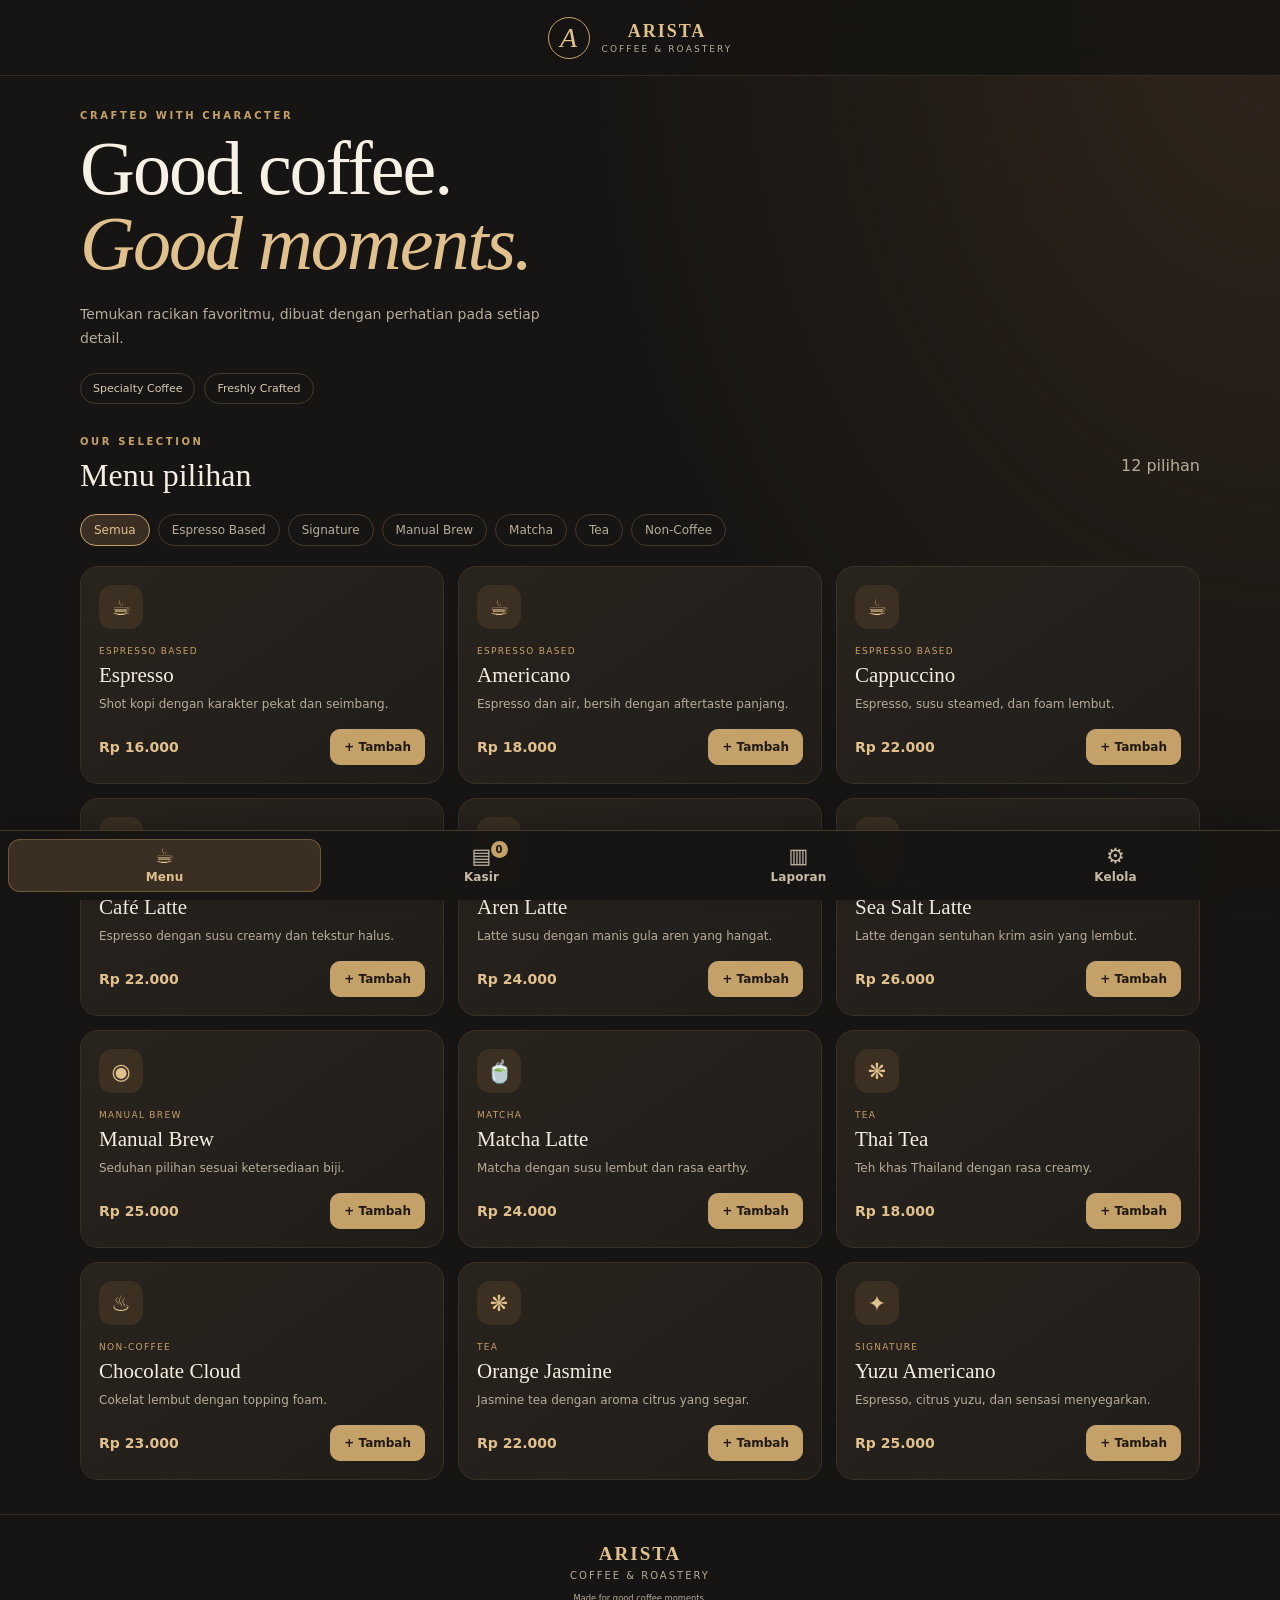
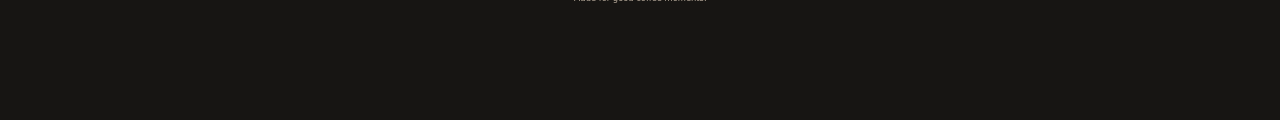
<file: Index.html>
<!doctype html>
<html lang="id">
<head>
<meta charset="utf-8">
<meta name="viewport" content="width=device-width,initial-scale=1,viewport-fit=cover">
<meta name="theme-color" content="#171513">
<meta name="description" content="ARISTA Coffee & Roastery — menu digital dan kasir">
<link rel="manifest" href="/arista-coffee/manifest.json">
<title>ARISTA Coffee & Roastery</title>
<style>
:root{--bg:#171513;--panel:#211e1a;--panel2:#2a251f;--gold:#c5a16a;--gold2:#e0c18e;--cream:#f4ede2;--muted:#b8ab9b;--line:#45392c;--danger:#d98d7f;--radius:18px;font-family:Inter,ui-sans-serif,system-ui,-apple-system,BlinkMacSystemFont,"Segoe UI",sans-serif;color:var(--cream);background:var(--bg)}
*{box-sizing:border-box}body{margin:0;min-height:100vh;background:radial-gradient(ellipse at top right,#30251b 0,transparent 38%),var(--bg)}button,input,select,textarea{font:inherit}button{cursor:pointer}
.topbar{min-height:76px;display:flex;align-items:center;justify-content:center;gap:12px;padding:12px 18px;border-bottom:1px solid #342b22;background:#171513ed;position:sticky;top:0;z-index:15;backdrop-filter:blur(14px)}
.brandmark{width:42px;height:42px;border:1px solid var(--gold);color:var(--gold2);display:grid;place-items:center;font:italic 28px Georgia,serif;border-radius:50%;flex-shrink:0}.brandtext{display:flex;flex-direction:column;gap:2px;letter-spacing:2px;text-align:center;align-items:center}.brandtext strong{font:700 18px Georgia,serif;color:var(--gold2)}.brandtext span{font-size:9px;color:var(--muted);letter-spacing:2.1px}
main{width:min(1120px,100% - 32px);margin:0 auto}.hero{padding:44px 0 32px;max-width:720px}.eyebrow{font-size:10px;font-weight:800;letter-spacing:2.6px;color:var(--gold);margin:0 0 10px}.hero h1{font:500 clamp(42px,8vw,76px)/.99 Georgia,"Times New Roman",serif;letter-spacing:-2px;margin:0;color:#f7f0e5}.hero h1 em{font-weight:400;color:var(--gold2)}.hero-copy{max-width:480px;line-height:1.7;color:var(--muted);font-size:14px;margin:22px 0}.hero-pills{display:flex;gap:9px;flex-wrap:wrap}.hero-pills span{font-size:11px;border:1px solid var(--line);border-radius:99px;padding:8px 12px;color:#d8c9b4}
.tabs{display:flex;gap:7px;overflow:auto;border-bottom:1px solid var(--line);margin-bottom:28px;padding:10px 0;position:sticky;top:76px;z-index:10;background:var(--bg)}.tab{white-space:nowrap;border:0;border-radius:999px;background:transparent;color:var(--muted);padding:10px 15px;font-size:13px}.tab.active{background:var(--gold);color:#1b1712;font-weight:800}.badge{display:inline-grid;place-items:center;background:#17151333;border-radius:50%;min-width:19px;height:19px;margin-left:4px;font-size:10px}.bottom-nav{position:fixed!important;left:0;right:0;bottom:0;top:auto!important;width:100%;margin:0!important;padding:8px max(8px,env(safe-area-inset-right)) calc(8px + env(safe-area-inset-bottom)) max(8px,env(safe-area-inset-left))!important;display:grid;grid-template-columns:repeat(4,minmax(0,1fr));gap:4px;border-bottom:0;border-top:1px solid #45392c;background:#171513f5;backdrop-filter:blur(16px);z-index:40;overflow:visible;box-shadow:0 -8px 24px #0003}.bottom-nav .tab{position:relative;display:flex;flex-direction:column;align-items:center;justify-content:center;gap:4px;min-width:0;padding:7px 3px;border-radius:12px;font-size:12px;font-weight:800;line-height:1.15;color:#c8bba9}.bottom-nav .tab.active{background:#3a2f22;color:var(--gold2);box-shadow:inset 0 0 0 1px #6d5738}.nav-icon{font-size:21px;line-height:1;font-weight:900}.nav-label{font-weight:900;letter-spacing:.1px}.bottom-nav .badge{position:absolute;top:2px;left:calc(50% + 9px);margin:0;min-width:17px;height:17px;background:var(--gold);color:#1b1712;font-weight:900;font-size:10px}body{padding-bottom:calc(82px + env(safe-area-inset-bottom))}.hero{padding-top:34px}
.view{display:none;padding-bottom:34px}.view.active{display:block}.section-head{display:flex;align-items:center;justify-content:space-between;gap:16px;margin:0 0 20px}.section-head h2{font:500 32px Georgia,serif;margin:0}.section-head h3{margin:0}.muted{color:var(--muted)}.filters{display:flex;gap:8px;flex-wrap:wrap;margin-bottom:20px}.filter{background:transparent;border:1px solid var(--line);border-radius:99px;color:var(--muted);padding:8px 13px;font-size:12px}.filter.active{background:#3a2f22;color:var(--gold2);border-color:var(--gold)}
.menu-grid{display:grid;grid-template-columns:repeat(3,minmax(0,1fr));gap:14px}.menu-card{background:linear-gradient(145deg,#29231d,#201d19);border:1px solid #3a3025;border-radius:var(--radius);padding:18px;min-height:188px;display:flex;flex-direction:column}.drink-icon{height:44px;width:44px;display:grid;place-items:center;border-radius:13px;background:#3b3022;color:var(--gold2);font-size:22px;margin-bottom:17px}.menu-card .category{font-size:9px;letter-spacing:1.3px;text-transform:uppercase;color:var(--gold);margin-bottom:7px}.menu-card h3{font:500 21px Georgia,serif;margin:0 0 7px}.menu-card p{font-size:12px;line-height:1.5;color:var(--muted);margin:0 0 16px}.menu-card-bottom{margin-top:auto;display:flex;justify-content:space-between;align-items:center;gap:10px}.price{font-weight:800;color:var(--gold2);font-size:14px}.menu-photo{width:100%;height:128px;object-fit:cover;border-radius:12px;margin-bottom:13px;background:#302820;border:1px solid var(--line)}
.button{border:1px solid var(--line);border-radius:10px;padding:10px 13px;color:var(--cream);background:#302820;font-weight:700;font-size:12px}.button:hover{filter:brightness(1.13)}.button-gold{background:var(--gold);color:#201910;border-color:var(--gold);font-weight:800}.button-outline{background:transparent;border-color:#65503a;color:var(--gold2)}.button-quiet{background:transparent;border-color:transparent;color:var(--muted)}.button-danger{border-color:#6c3932;color:#f1b4a8;background:#34201e}.full{width:100%;padding:14px}.hidden{display:none!important}
.pos-layout{display:grid;grid-template-columns:1.15fr .85fr;gap:16px}.panel{background:var(--panel);border:1px solid #3a3025;border-radius:var(--radius);padding:20px;margin-bottom:16px}.panel h3{font:500 21px Georgia,serif;margin:0 0 18px}.cart-items{display:flex;flex-direction:column;gap:10px}.cart-row{display:grid;grid-template-columns:1fr auto;gap:10px;padding:12px 0;border-bottom:1px solid #3a3025}.cart-row:last-child{border-bottom:0}.cart-row strong{font-size:13px}.cart-row small{display:block;color:var(--muted);font-size:11px;margin-top:4px}.cart-controls{display:flex;align-items:center;gap:7px;flex-wrap:wrap;margin-top:7px}.qty-btn{width:28px;height:28px;border:1px solid var(--line);border-radius:8px;background:#302820;color:var(--cream)}.cart-line-price{min-width:75px;text-align:right;font-size:12px;font-weight:800}.empty-state{padding:28px 10px;text-align:center;color:var(--muted);font-size:13px}.field-label{display:block;font-size:11px;color:var(--muted);margin:14px 0 7px}.field{width:100%;background:#171513;border:1px solid #4a3d2e;color:var(--cream);border-radius:10px;padding:12px;outline:none}.field:focus{border-color:var(--gold)}textarea.field{resize:vertical}.summary-line{display:flex;justify-content:space-between;align-items:center;gap:10px;margin:17px 0;font-size:13px}.summary-line strong{font-size:14px}.discount-row{display:flex;align-items:center;justify-content:space-between;gap:12px;font-size:12px;color:var(--muted)}.small-field{width:125px;padding:8px}.total-line{border-top:1px solid var(--line);padding-top:17px;font-size:15px}.total-line strong{font-size:23px;color:var(--gold2)}.tiny{font-size:10px;line-height:1.5}.receipt{border:1px dashed var(--gold)}.receipt h3{margin-bottom:5px}.receipt-brand{font:700 20px Georgia,serif;letter-spacing:2px;color:var(--gold2)}.receipt-row{display:flex;justify-content:space-between;gap:10px;font-size:12px;margin:9px 0}.receipt-actions{display:flex;gap:8px;margin-top:16px;flex-wrap:wrap}
.stats-grid{display:grid;grid-template-columns:repeat(3,1fr);gap:12px;margin-bottom:16px}.stat-card{padding:18px;background:linear-gradient(145deg,#30271f,#211e1a);border:1px solid var(--line);border-radius:15px}.stat-card span{font-size:11px;color:var(--muted);display:block;margin-bottom:12px}.stat-card strong{font:500 clamp(18px,3vw,26px) Georgia,serif;color:var(--gold2);overflow-wrap:anywhere}
.history-item,.manage-item,.pending-item{display:flex;align-items:center;justify-content:space-between;gap:12px;padding:13px 0;border-bottom:1px solid #3a3025}.history-item:last-child,.manage-item:last-child,.pending-item:last-child{border-bottom:0}.history-item strong,.manage-item strong,.pending-item strong{font-size:13px}.history-item small,.manage-item small,.pending-item small{display:block;color:var(--muted);font-size:10px;margin-top:5px}.history-right{text-align:right;white-space:nowrap}.product-form{display:grid;grid-template-columns:1fr 1fr;gap:0 14px}.product-form .field-label,.product-form .field,.product-form .summary-line,.image-preview-wrap{grid-column:span 2}.form-actions,.manage-actions{display:flex;gap:8px;flex-wrap:wrap;margin-top:12px}.manage-actions .button{padding:7px 9px}.image-preview-wrap{display:flex;align-items:center;gap:10px;flex-wrap:wrap;margin-top:8px}.image-preview-wrap img{width:100px;height:100px;object-fit:cover;border-radius:12px;border:1px solid var(--line)}.manage-thumb{width:54px;height:54px;object-fit:cover;border-radius:10px;float:left;margin-right:10px;border:1px solid var(--line)}.file-label{display:inline-flex;align-items:center}
footer{border-top:1px solid #342b22;padding:28px 16px 35px;text-align:center;display:flex;align-items:center;flex-direction:column;gap:5px;color:var(--muted);font-size:10px;letter-spacing:2px}.footer-logo{font:700 19px Georgia,serif;color:var(--gold2)}footer small{letter-spacing:0;margin-top:7px}.toast{position:fixed;bottom:22px;left:50%;transform:translate(-50%,20px);opacity:0;pointer-events:none;background:#f4ede2;color:#201910;padding:12px 17px;border-radius:12px;box-shadow:0 8px 30px #0008;font-size:12px;font-weight:800;transition:.2s;z-index:30;max-width:90vw;text-align:center}.toast.show{opacity:1;transform:translate(-50%,0)}
@media(max-width:760px){.hero{padding:38px 0 28px}.menu-grid{grid-template-columns:repeat(2,minmax(0,1fr));gap:10px}.menu-card{padding:14px;min-height:200px}.menu-card h3{font-size:18px}.pos-layout{grid-template-columns:1fr}.stats-grid{grid-template-columns:1fr 1fr}.stat-card:last-child{grid-column:span 2}.section-head h2{font-size:28px}.panel{padding:16px}.menu-photo{height:112px}.history-item,.manage-item,.pending-item{align-items:flex-start}.history-right{white-space:normal}}
@media(max-width:390px){.menu-grid{grid-template-columns:1fr}.menu-card{min-height:unset}.menu-card .drink-icon{margin-bottom:10px}.tabs{gap:2px}.bottom-nav .tab{padding:7px 2px;font-size:11px}.nav-icon{font-size:20px}.section-head{align-items:flex-start}}
@media print{body{background:white;color:#111}.topbar,main>section:not(#cashierView),.hero,.tabs,#cashierView>.section-head,.pos-layout,footer,.receipt-actions{display:none!important}#cashierView{display:block!important}.receipt{display:block!important;background:white;color:#111;border:0}.receipt .muted,.receipt small{color:#444}.receipt-brand{color:#111}.receipt .button{display:none}}
</style>
</head>
<body>
<header class="topbar"><div class="brandmark">A</div><div class="brandtext"><strong>ARISTA</strong><span>COFFEE & ROASTERY</span></div></header>
<main>
<section class="hero"><p class="eyebrow">CRAFTED WITH CHARACTER</p><h1>Good coffee.<br><em>Good moments.</em></h1><p class="hero-copy">Temukan racikan favoritmu, dibuat dengan perhatian pada setiap detail.</p><div class="hero-pills"><span>Specialty Coffee</span><span>Freshly Crafted</span></div></section>
<nav class="tabs bottom-nav" aria-label="Navigasi utama"><button class="tab active" data-view="menuView"><span class="nav-icon" aria-hidden="true">☕</span><span class="nav-label">Menu</span></button><button class="tab" data-view="cashierView"><span class="nav-icon" aria-hidden="true">▤</span><span class="nav-label">Kasir</span><span id="cartBadge" class="badge">0</span></button><button class="tab" data-view="reportView"><span class="nav-icon" aria-hidden="true">▥</span><span class="nav-label">Laporan</span></button><button class="tab" data-view="manageView"><span class="nav-icon" aria-hidden="true">⚙</span><span class="nav-label">Kelola</span></button></nav>

<section id="menuView" class="view active"><div class="section-head"><div><p class="eyebrow">OUR SELECTION</p><h2>Menu pilihan</h2></div><span class="muted" id="menuCount"></span></div><div id="categoryFilters" class="filters"></div><div id="menuGrid" class="menu-grid"></div></section>

<section id="cashierView" class="view">
<div class="section-head"><div><p class="eyebrow">POINT OF SALE</p><h2>Kasir</h2></div><button id="clearCartBtn" class="button button-quiet">Kosongkan</button></div>
<div class="pos-layout"><div class="panel"><h3>Pesanan saat ini</h3><div id="cartItems" class="cart-items"></div><div class="empty-state" id="cartEmpty">Belum ada item. Tambahkan dari menu, ya.</div></div>
<div class="panel summary-panel"><h3>Ringkasan</h3><label class="field-label" for="customerName">Nama pelanggan (opsional)</label><input id="customerName" class="field" placeholder="Nama pelanggan">
<div class="summary-line"><span>Subtotal</span><strong id="subtotal">Rp0</strong></div><div class="discount-row"><label for="discount">Diskon (Rp)</label><input id="discount" class="field small-field" type="number" min="0" value="0"></div><div class="summary-line total-line"><span>Total</span><strong id="total">Rp0</strong></div>
<label class="field-label" for="paymentMethod">Metode pembayaran</label><select id="paymentMethod" class="field"><option>Tunai</option><option>QRIS (dicatat manual)</option><option>Debit/Kredit</option><option>Transfer</option></select>
<label class="field-label" for="paidAmount">Uang diterima (khusus tunai)</label><input id="paidAmount" class="field" type="number" min="0" placeholder="Masukkan jumlah pembayaran"><div class="summary-line"><span>Kembalian</span><strong id="changeAmount">Rp0</strong></div>
<button id="checkoutBtn" class="button button-gold full">Selesaikan & catat pembayaran</button><button id="savePendingBtn" class="button button-outline full" style="margin-top:8px">Simpan pesanan — belum bayar</button><p class="tiny muted">Pesanan yang belum dibayar masuk ke daftar pesanan tertunda. QRIS di sini hanya dicatat manual, bukan memproses pembayaran otomatis.</p></div></div>
<div class="panel"><div class="section-head"><h3>Pesanan tertunda</h3><span class="muted" id="pendingCount">0 pesanan</span></div><div id="pendingList"></div></div>
<div id="receiptArea" class="panel receipt hidden"></div>
</section>

<section id="reportView" class="view"><div class="section-head"><div><p class="eyebrow">BUSINESS SNAPSHOT</p><h2>Laporan penjualan</h2></div><button id="exportBtn" class="button button-outline">Ekspor CSV</button></div>
<div class="stats-grid"><div class="stat-card"><span>Omzet hari ini</span><strong id="todayRevenue">Rp0</strong></div><div class="stat-card"><span>Transaksi hari ini</span><strong id="todayCount">0</strong></div><div class="stat-card"><span>Total transaksi</span><strong id="allCount">0</strong></div><div class="stat-card"><span>Untung kotor hari ini</span><strong id="todayProfit">Rp0</strong></div><div class="stat-card"><span>Margin kotor hari ini</span><strong id="todayMargin">0%</strong></div><div class="stat-card"><span>Pesanan belum dibayar</span><strong id="pendingReportCount">0</strong></div></div>
<div class="panel"><div class="section-head"><h3>Riwayat transaksi</h3><button id="clearSalesBtn" class="button button-quiet">Hapus riwayat</button></div><div id="salesHistory"></div></div></section>

<section id="manageView" class="view"><div class="section-head"><div><p class="eyebrow">MENU MANAGEMENT</p><h2>Kelola menu</h2></div></div>
<div class="panel"><h3 id="formTitle">Tambah menu baru</h3><form id="productForm" class="product-form"><input id="productId" type="hidden">
<label class="field-label" for="productName">Nama minuman</label><input id="productName" class="field" required placeholder="Contoh: Aren Latte">
<label class="field-label" for="productCategory">Kategori (boleh buat kategori baru)</label><input id="productCategory" class="field" list="categoryOptions" required value="Espresso Based" placeholder="Contoh: Signature"><datalist id="categoryOptions"><option>Espresso Based</option><option>Signature</option><option>Manual Brew</option><option>Non-Coffee</option><option>Matcha</option><option>Tea</option></datalist>
<label class="field-label" for="productCost">Modal per gelas (Rp)</label><input id="productCost" class="field" type="number" min="0" step="100" placeholder="Contoh: 8000">
<label class="field-label" for="productPrice">Harga jual (Rp)</label><input id="productPrice" class="field" required type="number" min="0" step="500" placeholder="22000">
<div class="summary-line"><span>Selisih / untung per gelas</span><strong id="productProfitPreview">Rp0</strong></div><div class="summary-line"><span>Margin kotor</span><strong id="productMarginPreview">0%</strong></div>
<label class="field-label" for="productImage">Foto menu (opsional)</label><input id="productImage" class="field" type="file" accept="image/*"><div id="imagePreviewWrap" class="image-preview-wrap hidden"><img id="imagePreview" alt="Pratinjau foto menu"><button id="removeImageBtn" class="button button-quiet" type="button">Hapus foto</button></div>
<label class="field-label" for="productDesc">Deskripsi singkat</label><textarea id="productDesc" class="field" rows="2" placeholder="Rasa, bahan, atau catatan menu"></textarea><div class="form-actions"><button class="button button-gold" type="submit">Simpan menu</button><button id="cancelEditBtn" class="button button-outline hidden" type="button">Batal edit</button></div></form></div>
<div class="panel"><h3>Daftar menu</h3><div id="manageList"></div></div>
<div class="panel"><h3>Data aplikasi</h3><p class="muted">Data tersimpan lokal pada browser/perangkat ini. Data lama yang memakai kunci ARISTA sebelumnya akan dibaca. Ekspor cadangan secara berkala.</p><div class="form-actions"><button id="backupBtn" class="button button-outline">Unduh backup JSON</button><label class="button button-outline file-label">Pulihkan backup<input id="restoreInput" type="file" accept="application/json" hidden></label></div></div>
</section>
</main><footer><span class="footer-logo">ARISTA</span><span>COFFEE & ROASTERY</span><small>Made for good coffee moments.</small></footer><div id="toast" class="toast" role="status"></div>
<script>
"use strict";
const STORE_KEY="arista_coffee_v1";
const rupiah=n=>new Intl.NumberFormat("id-ID",{style:"currency",currency:"IDR",maximumFractionDigits:0}).format(Number(n)||0);
const todayKey=()=>{const d=new Date();return `${d.getFullYear()}-${String(d.getMonth()+1).padStart(2,"0")}-${String(d.getDate()).padStart(2,"0")}`};
const uid=()=> "p"+Date.now().toString(36)+Math.random().toString(36).slice(2,6);
const defaults=[
{id:"d1",name:"Espresso",category:"Espresso Based",price:16000,cost:null,image:"",desc:"Shot kopi dengan karakter pekat dan seimbang."},
{id:"d2",name:"Americano",category:"Espresso Based",price:18000,cost:null,image:"",desc:"Espresso dan air, bersih dengan aftertaste panjang."},
{id:"d3",name:"Cappuccino",category:"Espresso Based",price:22000,cost:null,image:"",desc:"Espresso, susu steamed, dan foam lembut."},
{id:"d4",name:"Café Latte",category:"Espresso Based",price:22000,cost:null,image:"",desc:"Espresso dengan susu creamy dan tekstur halus."},
{id:"d5",name:"Aren Latte",category:"Signature",price:24000,cost:null,image:"",desc:"Latte susu dengan manis gula aren yang hangat."},
{id:"d6",name:"Sea Salt Latte",category:"Signature",price:26000,cost:null,image:"",desc:"Latte dengan sentuhan krim asin yang lembut."},
{id:"d7",name:"Manual Brew",category:"Manual Brew",price:25000,cost:null,image:"",desc:"Seduhan pilihan sesuai ketersediaan biji."},
{id:"d8",name:"Matcha Latte",category:"Matcha",price:24000,cost:null,image:"",desc:"Matcha dengan susu lembut dan rasa earthy."},
{id:"d9",name:"Thai Tea",category:"Tea",price:18000,cost:null,image:"",desc:"Teh khas Thailand dengan rasa creamy."},
{id:"d10",name:"Chocolate Cloud",category:"Non-Coffee",price:23000,cost:null,image:"",desc:"Cokelat lembut dengan topping foam."},
{id:"d11",name:"Orange Jasmine",category:"Tea",price:22000,cost:null,image:"",desc:"Jasmine tea dengan aroma citrus yang segar."},
{id:"d12",name:"Yuzu Americano",category:"Signature",price:25000,cost:null,image:"",desc:"Espresso, citrus yuzu, dan sensasi menyegarkan."}
];
function loadState(){
 try{
  const saved=JSON.parse(localStorage.getItem(STORE_KEY));
  if(saved&&Array.isArray(saved.products)&&Array.isArray(saved.sales)){
   saved.products=saved.products.map(p=>({...p,cost:Number.isFinite(p.cost)?p.cost:null,image:p.image||""}));
   saved.pendingOrders=Array.isArray(saved.pendingOrders)?saved.pendingOrders:[];
   return saved;
  }
 }catch(e){console.warn("Data lokal tidak bisa dibaca:",e)}
 return {products:defaults.map(p=>({...p})),sales:[],pendingOrders:[]};
}
let state=loadState(),cart=[],activeCategory="Semua",editingImage="";
function saveState(){localStorage.setItem(STORE_KEY,JSON.stringify(state))}
function toast(msg){const el=document.getElementById("toast");el.textContent=msg;el.classList.add("show");clearTimeout(toast.timer);toast.timer=setTimeout(()=>el.classList.remove("show"),2400)}
function esc(s){return String(s??"").replace(/[&<>"']/g,c=>({"&":"&amp;","<":"&lt;",">":"&gt;",'"':"&quot;","'":"&#39;"}[c]))}
function iconFor(cat){return ({"Espresso Based":"☕","Signature":"✦","Manual Brew":"◉","Non-Coffee":"♨","Matcha":"🍵","Tea":"❋"})[cat]||"☕"}
function grossProfit(sale){if(!sale.items.every(x=>Number.isFinite(x.cost)))return null;return sale.total-sale.items.reduce((sum,x)=>sum+x.cost*x.qty,0)}
function photoMarkup(p,cls="menu-photo"){return p.image?`<img class="${cls}" src="${p.image}" alt="Foto ${esc(p.name)}">`:""}
function switchView(id){document.querySelectorAll(".view").forEach(v=>v.classList.toggle("active",v.id===id));document.querySelectorAll(".tab").forEach(t=>t.classList.toggle("active",t.dataset.view===id));if(id==="reportView")renderReports();if(id==="manageView")renderManage();if(id==="cashierView"){renderCart();renderPending()}window.scrollTo({top:0,behavior:"smooth"})}
document.querySelectorAll(".tab").forEach(b=>b.addEventListener("click",()=>switchView(b.dataset.view)));
function renderFilters(){const cats=["Semua",...new Set(state.products.map(p=>p.category))];const el=document.getElementById("categoryFilters");if(!cats.includes(activeCategory))activeCategory="Semua";el.innerHTML=cats.map(c=>`<button class="filter ${c===activeCategory?"active":""}" data-cat="${esc(c)}">${esc(c)}</button>`).join("");el.querySelectorAll("button").forEach(b=>b.addEventListener("click",()=>{activeCategory=b.dataset.cat;renderFilters();renderMenu()}))}
function renderMenu(){const list=state.products.filter(p=>activeCategory==="Semua"||p.category===activeCategory);document.getElementById("menuCount").textContent=`${list.length} pilihan`;document.getElementById("menuGrid").innerHTML=list.length?list.map(p=>`<article class="menu-card">${photoMarkup(p)}<div class="drink-icon ${p.image?"hidden":""}">${iconFor(p.category)}</div><div class="category">${esc(p.category)}</div><h3>${esc(p.name)}</h3><p>${esc(p.desc||"Dibuat segar saat dipesan.")}</p><div class="menu-card-bottom"><span class="price">${rupiah(p.price)}</span><button class="button button-gold" data-add="${esc(p.id)}">+ Tambah</button></div></article>`).join(""):`<div class="empty-state">Belum ada menu pada kategori ini.</div>`;document.querySelectorAll("[data-add]").forEach(b=>b.addEventListener("click",()=>addToCart(b.dataset.add)))}
function addToCart(id){const p=state.products.find(x=>x.id===id);if(!p)return;const item=cart.find(x=>x.id===id);if(item)item.qty++;else cart.push({...p,qty:1});renderCart();toast(`${p.name} ditambahkan`)}
function subtotal(){return cart.reduce((s,x)=>s+x.price*x.qty,0)}
function discount(){return Math.min(Math.max(0,Number(document.getElementById("discount").value)||0),subtotal())}
function total(){return Math.max(0,subtotal()-discount())}
function renderCart(){document.getElementById("cartBadge").textContent=cart.reduce((s,x)=>s+x.qty,0);document.getElementById("cartEmpty").classList.toggle("hidden",cart.length>0);document.getElementById("cartItems").innerHTML=cart.map(x=>`<div class="cart-row"><div><strong>${esc(x.name)}</strong><small>${rupiah(x.price)} / item</small><div class="cart-controls"><button class="qty-btn" data-dec="${esc(x.id)}" aria-label="Kurangi">−</button><span>${x.qty}</span><button class="qty-btn" data-inc="${esc(x.id)}" aria-label="Tambah">+</button><button class="button button-quiet" data-remove="${esc(x.id)}">Hapus</button></div></div><div class="cart-line-price">${rupiah(x.price*x.qty)}</div></div>`).join("");document.querySelectorAll("[data-inc]").forEach(b=>b.onclick=()=>{const x=cart.find(i=>i.id===b.dataset.inc);if(x)x.qty++;renderCart()});document.querySelectorAll("[data-dec]").forEach(b=>b.onclick=()=>{const x=cart.find(i=>i.id===b.dataset.dec);if(x)x.qty--;cart=cart.filter(i=>i.qty>0);renderCart()});document.querySelectorAll("[data-remove]").forEach(b=>b.onclick=()=>{cart=cart.filter(i=>i.id!==b.dataset.remove);renderCart()});document.getElementById("subtotal").textContent=rupiah(subtotal());document.getElementById("total").textContent=rupiah(total());updateChange()}
function updateChange(){const paid=Number(document.getElementById("paidAmount").value)||0;document.getElementById("changeAmount").textContent=rupiah(Math.max(0,paid-total()))}
document.getElementById("discount").addEventListener("input",renderCart);document.getElementById("paidAmount").addEventListener("input",updateChange);
document.getElementById("clearCartBtn").addEventListener("click",()=>{if(cart.length&&!confirm("Kosongkan semua item di keranjang?"))return;cart=[];document.getElementById("discount").value=0;renderCart()});
function resetCheckoutFields(){document.getElementById("discount").value=0;document.getElementById("paidAmount").value="";document.getElementById("customerName").value="";cart=[];renderCart()}
function makeOrder(){return {id:"AR"+Date.now().toString().slice(-8),createdAt:new Date().toISOString(),customer:document.getElementById("customerName").value.trim(),items:cart.map(x=>({...x})),subtotal:subtotal(),discount:discount(),total:total()}}
document.getElementById("savePendingBtn").addEventListener("click",()=>{if(!cart.length){toast("Keranjang masih kosong");return}try{const order=makeOrder();state.pendingOrders.unshift(order);saveState();resetCheckoutFields();renderPending();renderReports();toast("Pesanan disimpan — belum dibayar")}catch(e){toast("Gagal menyimpan pesanan")}});
document.getElementById("checkoutBtn").addEventListener("click",()=>{if(!cart.length){toast("Keranjang masih kosong");return}const method=document.getElementById("paymentMethod").value,paid=Number(document.getElementById("paidAmount").value)||0;if(method==="Tunai"&&paid<total()){toast("Uang diterima belum mencukupi");return}const order=makeOrder();const sale={...order,time:new Date().toISOString(),date:todayKey(),method,paid:method==="Tunai"?paid:order.total,change:method==="Tunai"?Math.max(0,paid-order.total):0};try{state.sales.unshift(sale);saveState();renderReceipt(sale);resetCheckoutFields();renderReports();toast("Transaksi tersimpan")}catch(e){toast("Gagal menyimpan transaksi")}});
function payPending(id){const order=state.pendingOrders.find(x=>x.id===id);if(!order)return;const method=prompt("Metode pembayaran: ketik Tunai, QRIS, Debit/Kredit, atau Transfer","Tunai");if(!method)return;const normalized=method.trim();if(!["Tunai","QRIS","Debit/Kredit","Transfer"].some(x=>x.toLowerCase()===normalized.toLowerCase())){toast("Metode pembayaran tidak dikenali");return}let paid=order.total;if(normalized.toLowerCase()==="tunai"){const raw=prompt(`Total ${rupiah(order.total)}. Masukkan uang diterima:` ,String(order.total));if(raw===null)return;paid=Number(raw);if(!Number.isFinite(paid)||paid<order.total){toast("Uang diterima belum mencukupi");return}}const sale={...order,time:new Date().toISOString(),date:todayKey(),method:normalized,paid,change:normalized.toLowerCase()==="tunai"?paid-order.total:0};try{state.sales.unshift(sale);state.pendingOrders=state.pendingOrders.filter(x=>x.id!==id);saveState();renderPending();renderReports();renderReceipt(sale);toast("Pembayaran dicatat dan pesanan selesai")}catch(e){toast("Gagal menyimpan pembayaran")}}
function cancelPending(id){if(!confirm("Hapus pesanan tertunda ini?"))return;state.pendingOrders=state.pendingOrders.filter(x=>x.id!==id);saveState();renderPending();renderReports();toast("Pesanan tertunda dihapus")}
function renderPending(){const list=document.getElementById("pendingList");document.getElementById("pendingCount").textContent=`${state.pendingOrders.length} pesanan`;document.getElementById("pendingReportCount").textContent=state.pendingOrders.length;list.innerHTML=state.pendingOrders.length?state.pendingOrders.map(o=>`<div class="pending-item"><div><strong>${esc(o.id)} · ${esc(o.customer||"Pelanggan")}</strong><small>${new Date(o.createdAt||o.time||Date.now()).toLocaleString("id-ID")} · ${(o.items||[]).reduce((n,x)=>n+x.qty,0)} item</small><small>${(o.items||[]).map(x=>`${esc(x.name)} × ${x.qty}`).join(", ")}</small><small>Total: <b>${rupiah(o.total)}</b> · Belum dibayar</small></div><div class="manage-actions"><button class="button button-gold" data-pay="${esc(o.id)}">Terima pembayaran</button><button class="button button-danger" data-cancel-pending="${esc(o.id)}">Hapus</button></div></div>`).join(""):`<div class="empty-state">Belum ada pesanan tertunda.</div>`;list.querySelectorAll("[data-pay]").forEach(b=>b.onclick=()=>payPending(b.dataset.pay));list.querySelectorAll("[data-cancel-pending]").forEach(b=>b.onclick=()=>cancelPending(b.dataset.cancelPending))}
function renderReceipt(s){const el=document.getElementById("receiptArea");el.classList.remove("hidden");el.innerHTML=`<div class="receipt-brand">ARISTA</div><div class="muted">COFFEE & ROASTERY</div><hr><div class="receipt-row"><span>No. transaksi</span><strong>${esc(s.id)}</strong></div><div class="receipt-row"><span>Waktu</span><span>${new Date(s.time).toLocaleString("id-ID")}</span></div>${s.customer?`<div class="receipt-row"><span>Pelanggan</span><span>${esc(s.customer)}</span></div>`:""}<hr>${s.items.map(x=>`<div class="receipt-row"><span>${esc(x.name)} × ${x.qty}</span><strong>${rupiah(x.price*x.qty)}</strong></div>`).join("")}<hr><div class="receipt-row"><span>Subtotal</span><span>${rupiah(s.subtotal)}</span></div><div class="receipt-row"><span>Diskon</span><span>− ${rupiah(s.discount)}</span></div><div class="receipt-row"><strong>Total</strong><strong>${rupiah(s.total)}</strong></div><div class="receipt-row"><span>Pembayaran</span><span>${esc(s.method)}</span></div>${s.method==="Tunai"?`<div class="receipt-row"><span>Diterima / Kembali</span><span>${rupiah(s.paid)} / ${rupiah(s.change)}</span></div>`:""}<hr><p class="tiny">Terima kasih sudah mampir. Semoga harimu sebaik kopimu.</p><div class="receipt-actions"><button class="button button-gold" id="printReceiptBtn">Cetak struk</button><button class="button button-outline" id="hideReceiptBtn">Tutup</button></div>`;document.getElementById("printReceiptBtn").onclick=()=>window.print();document.getElementById("hideReceiptBtn").onclick=()=>el.classList.add("hidden")}
function renderReports(){const today=state.sales.filter(s=>s.date===todayKey());document.getElementById("todayRevenue").textContent=rupiah(today.reduce((a,s)=>a+s.total,0));document.getElementById("todayCount").textContent=today.length;document.getElementById("allCount").textContent=state.sales.length;const known=today.map(grossProfit);document.getElementById("todayProfit").textContent=known.every(v=>v!==null)?rupiah(known.reduce((a,v)=>a+v,0)):(today.length?"Isi modal menu":"Rp0");const revenue=today.reduce((a,s)=>a+s.total,0);document.getElementById("todayMargin").textContent=known.every(v=>v!==null)?(revenue?`${(known.reduce((a,v)=>a+v,0)/revenue*100).toFixed(1)}%`:"0%"):(today.length?"—":"0%");document.getElementById("pendingReportCount").textContent=state.pendingOrders.length;const el=document.getElementById("salesHistory");el.innerHTML=state.sales.length?state.sales.slice(0,100).map(s=>`<div class="history-item"><div><strong>${esc(s.id)} · ${esc(s.customer||"Pelanggan")}</strong><small>${new Date(s.time).toLocaleString("id-ID")} · ${esc(s.method)} · ${s.items.reduce((n,x)=>n+x.qty,0)} item</small></div><div class="history-right"><strong>${rupiah(s.total)}</strong><small><button class="button button-quiet" data-viewsale="${esc(s.id)}">Lihat struk</button></small></div></div>`).join(""):`<div class="empty-state">Belum ada transaksi yang tercatat.</div>`;el.querySelectorAll("[data-viewsale]").forEach(b=>b.onclick=()=>{const s=state.sales.find(x=>x.id===b.dataset.viewsale);if(s){switchView("cashierView");renderReceipt(s);document.getElementById("receiptArea").scrollIntoView({behavior:"smooth"})}})}
document.getElementById("clearSalesBtn").addEventListener("click",()=>{if(!state.sales.length){toast("Belum ada riwayat");return}if(confirm("Hapus seluruh riwayat penjualan dari perangkat ini? Sebaiknya ekspor backup terlebih dahulu.")){state.sales=[];saveState();renderReports();toast("Riwayat dihapus")}});
function downloadFile(name,data,type){const blob=new Blob([data],{type});const url=URL.createObjectURL(blob);const a=document.createElement("a");a.href=url;a.download=name;document.body.appendChild(a);a.click();a.remove();setTimeout(()=>URL.revokeObjectURL(url),1000)}
document.getElementById("exportBtn").addEventListener("click",()=>{const rows=[["ID Transaksi","Waktu","Pelanggan","Item","Subtotal","Diskon","Total","Pembayaran"],...state.sales.map(s=>[s.id,new Date(s.time).toLocaleString("id-ID"),s.customer,s.items.map(x=>`${x.name} x${x.qty}`).join("; "),s.subtotal,s.discount,s.total,s.method])];downloadFile("arista-penjualan-"+todayKey()+".csv","\ufeff"+rows.map(r=>r.map(v=>`"${String(v??"").replace(/"/g,'""')}"`).join(",")).join("\n"),"text/csv;charset=utf-8")});
function renderManage(){const el=document.getElementById("manageList");el.innerHTML=state.products.length?state.products.map(p=>`<div class="manage-item"><div>${p.image?`<img class="manage-thumb" src="${p.image}" alt="">`:""}<strong>${esc(p.name)} · Jual ${rupiah(p.price)}</strong><small>${esc(p.category)} · Modal ${Number.isFinite(p.cost)?rupiah(p.cost):"belum diisi"} · Selisih ${Number.isFinite(p.cost)?rupiah(p.price-p.cost):"—"}${p.desc?" — "+esc(p.desc):""}</small></div><div class="manage-actions"><button class="button button-outline" data-edit="${esc(p.id)}">Edit</button><button class="button button-danger" data-del="${esc(p.id)}">Hapus</button></div></div>`).join(""):`<div class="empty-state">Menu masih kosong.</div>`;el.querySelectorAll("[data-edit]").forEach(b=>b.onclick=()=>editProduct(b.dataset.edit));el.querySelectorAll("[data-del]").forEach(b=>b.onclick=()=>deleteProduct(b.dataset.del))}
function resetProductForm(){document.getElementById("productForm").reset();document.getElementById("productId").value="";document.getElementById("productCategory").value="Espresso Based";document.getElementById("formTitle").textContent="Tambah menu baru";document.getElementById("cancelEditBtn").classList.add("hidden");editingImage="";showImagePreview("");updateProfitPreview()}
function editProduct(id){const p=state.products.find(x=>x.id===id);if(!p)return;document.getElementById("productId").value=p.id;document.getElementById("productName").value=p.name;document.getElementById("productCategory").value=p.category;document.getElementById("productCost").value=Number.isFinite(p.cost)?p.cost:"";document.getElementById("productPrice").value=p.price;document.getElementById("productDesc").value=p.desc||"";editingImage=p.image||"";document.getElementById("productImage").value="";showImagePreview(editingImage);updateProfitPreview();document.getElementById("formTitle").textContent="Edit menu";document.getElementById("cancelEditBtn").classList.remove("hidden");document.getElementById("productForm").scrollIntoView({behavior:"smooth"})}
function deleteProduct(id){const p=state.products.find(x=>x.id===id);if(!p)return;if(confirm(`Hapus menu "${p.name}"?`)){state.products=state.products.filter(x=>x.id!==id);saveState();renderAll();toast("Menu dihapus")}}
async function compressImage(file){return new Promise((resolve,reject)=>{const reader=new FileReader();reader.onerror=reject;reader.onload=()=>{const img=new Image();img.onerror=reject;img.onload=()=>{const max=720,scale=Math.min(1,max/Math.max(img.width,img.height));const canvas=document.createElement("canvas");canvas.width=Math.round(img.width*scale);canvas.height=Math.round(img.height*scale);canvas.getContext("2d").drawImage(img,0,0,canvas.width,canvas.height);resolve(canvas.toDataURL("image/jpeg",0.72))};img.src=reader.result};reader.readAsDataURL(file)})}
function showImagePreview(src){const wrap=document.getElementById("imagePreviewWrap"),img=document.getElementById("imagePreview");if(src){img.src=src;wrap.classList.remove("hidden")}else{img.removeAttribute("src");wrap.classList.add("hidden")}}
function updateProfitPreview(){const cost=document.getElementById("productCost").value,price=Number(document.getElementById("productPrice").value)||0,c=cost===""?null:Number(cost);document.getElementById("productProfitPreview").textContent=c===null?"Isi modal dulu":rupiah(price-c);document.getElementById("productMarginPreview").textContent=c===null||!price?"—":`${((price-c)/price*100).toFixed(1)}%`}
document.getElementById("productCost").addEventListener("input",updateProfitPreview);document.getElementById("productPrice").addEventListener("input",updateProfitPreview);
document.getElementById("productImage").addEventListener("change",async e=>{const file=e.target.files[0];if(!file)return;try{editingImage=await compressImage(file);showImagePreview(editingImage);toast("Foto siap disimpan")}catch(err){toast("Foto tidak bisa dibaca")}});
document.getElementById("removeImageBtn").addEventListener("click",()=>{editingImage="";document.getElementById("productImage").value="";showImagePreview("")});
document.getElementById("productForm").addEventListener("submit",e=>{e.preventDefault();const id=document.getElementById("productId").value,costText=document.getElementById("productCost").value,p={id:id||uid(),name:document.getElementById("productName").value.trim(),category:document.getElementById("productCategory").value.trim()||"Lainnya",cost:costText===""?null:Math.max(0,Number(costText)||0),price:Math.max(0,Number(document.getElementById("productPrice").value)||0),image:editingImage,desc:document.getElementById("productDesc").value.trim()};if(!p.name){toast("Nama menu wajib diisi");return}if(p.cost!==null&&p.cost>p.price&&!confirm("Modal lebih tinggi dari harga jual. Simpan sebagai menu rugi?"))return;const previous=state.products;state.products=id?state.products.map(x=>x.id===id?p:x):[...state.products,p];try{saveState();resetProductForm();renderAll();toast("Menu tersimpan")}catch(err){state.products=previous;toast("Penyimpanan gagal. Foto mungkin terlalu besar.")}});
document.getElementById("cancelEditBtn").addEventListener("click",resetProductForm);
document.getElementById("backupBtn").addEventListener("click",()=>downloadFile("arista-backup-"+todayKey()+".json",JSON.stringify(state,null,2),"application/json"));
document.getElementById("restoreInput").addEventListener("change",async e=>{const file=e.target.files[0];if(!file)return;try{const obj=JSON.parse(await file.text());if(!Array.isArray(obj.products)||!Array.isArray(obj.sales))throw new Error("Format tidak sesuai");if(!Array.isArray(obj.pendingOrders))obj.pendingOrders=[];if(confirm("Pulihkan data dari backup? Data saat ini akan diganti.")){state=obj;saveState();cart=[];renderAll();toast("Backup berhasil dipulihkan")}}catch(err){toast("File backup tidak valid")}e.target.value=""});
function renderAll(){renderFilters();renderMenu();renderCart();renderReports();renderPending();renderManage();updateProfitPreview()}
renderAll();
</script>
</body>
</html>
</file>
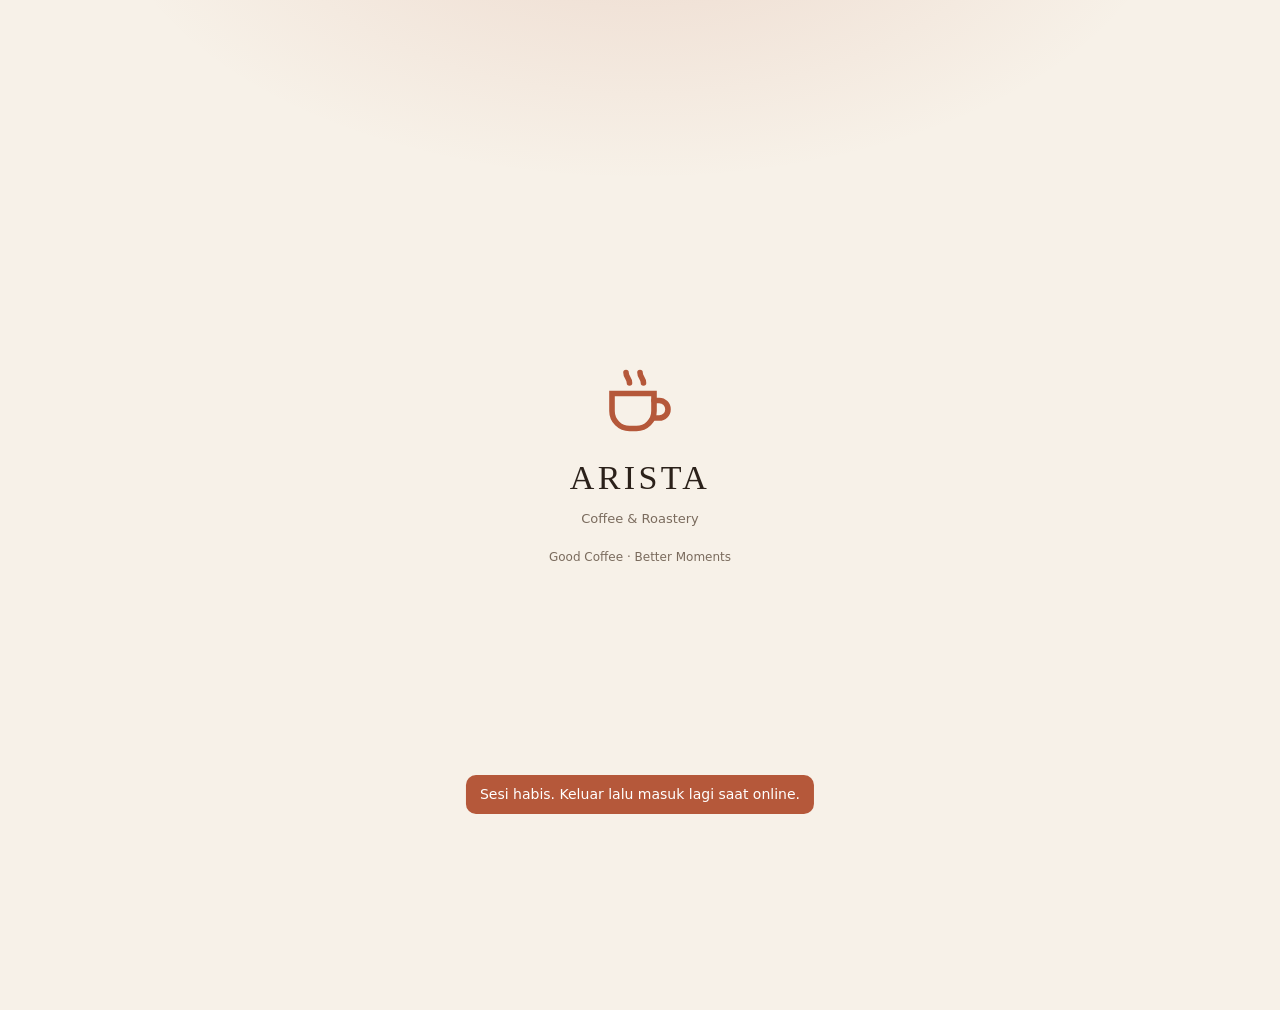
<file: index.html>
<!doctype html>
<html lang="id"><head><meta charset="utf-8">
<meta name="viewport" content="width=device-width,initial-scale=1,viewport-fit=cover">
<meta name="theme-color" content="#f7f1e8">
<link rel="manifest" href="./manifest.json">
<link rel="icon" href="./icon/icon-192.png">
<title>ARISTA POS - prototipe</title>
<style>
:root{--bg:#f7f1e8;--panel:#ffffff;--line:#e6dccd;--gold:#b5583a;--cream:#2b211a;--muted:#7a6b5d;--warn:#8a3b25}
*{box-sizing:border-box}
body{margin:0;background:var(--bg);color:var(--cream);font:0.9375rem/1.5 Inter,system-ui,-apple-system,sans-serif}
h1,h2,h3{font-family:"Libre Baskerville",Georgia,serif;font-weight:400;margin:0}
#app{max-width:430px;margin:0 auto;min-height:100vh;padding:14px 16px 96px}
.card{background:var(--panel);border:1px solid var(--line);border-radius:14px;padding:14px}
.btn{display:block;width:100%;background:var(--gold);color:#ffffff;border:0;border-radius:12px;padding:12px 16px;font-weight:600;font-size:0.9375rem;font-family:inherit;cursor:pointer}
.btn.ghost{background:transparent;color:var(--gold);border:1px solid var(--gold)}
.btn.sm{display:inline-block;width:auto;padding:6px 12px;font-size:0.8125rem}
input{width:100%;background:var(--panel);color:var(--cream);border:1px solid var(--line);border-radius:10px;padding:11px 12px;font:inherit}
.row{display:flex;justify-content:space-between;align-items:center;gap:8px}
.muted{color:var(--muted);font-size:0.8125rem}
.grid{display:grid;grid-template-columns:1fr 1fr;gap:10px}
.tabs{display:flex;gap:6px;overflow-x:auto;flex-wrap:wrap}
.tab{padding:7px 12px;border-radius:999px;border:1px solid var(--line);background:transparent;color:var(--muted);font:inherit;font-size:0.8125rem;white-space:nowrap;cursor:pointer}
.tab.on{background:var(--gold);color:#ffffff;border-color:var(--gold)}
#status{position:sticky;top:0;z-index:5;margin:-14px -16px 12px;padding:8px 16px;font-size:0.8125rem;background:#efe6d8;border-bottom:1px solid var(--line)}
#status.off{color:var(--warn)}
nav{position:fixed;bottom:0;left:50%;transform:translateX(-50%);width:100%;max-width:430px;background:#ffffff;border-top:1px solid var(--line);display:flex;padding:6px 0 calc(6px + env(safe-area-inset-bottom))}
nav button{flex:1;background:none;border:0;color:var(--muted);font:inherit;font-size:0.75rem;padding:6px 0;cursor:pointer}
nav button.on{color:var(--gold)}
.receipt{background:#2b211a;color:#f7f1e8;border-radius:6px;padding:14px;font:0.8125rem/1.6 ui-monospace,Menlo,monospace}
.hidden{display:none!important}
#toast{position:fixed;bottom:86px;left:50%;transform:translateX(-50%);background:var(--gold);color:#ffffff;padding:9px 14px;border-radius:10px;font-size:0.875rem;opacity:0;transition:opacity .2s;pointer-events:none;max-width:90%;text-align:center}
#toast.show{opacity:1}
@media print{body *{visibility:hidden}.receipt,.receipt *{visibility:visible}.receipt{position:absolute;left:0;top:0;width:80mm}}

body{background:radial-gradient(900px 500px at 50% -120px,rgba(181,88,58,.16),transparent 60%),#f7f1e8}
.card{background:linear-gradient(180deg,#ffffff,#ffffff);border:1px solid rgba(181,88,58,.16);border-radius:18px;box-shadow:0 8px 24px rgba(90,60,30,.12)}
.btn{border-radius:14px;box-shadow:0 6px 18px rgba(181,88,58,.18)}
.btn.ghost{box-shadow:none}
.tab{border-radius:999px;padding:8px 14px}
.pill{display:inline-block;font-size:0.75rem;padding:3px 10px;border-radius:999px;background:rgba(181,88,58,.14);color:var(--gold)}
.avatar{width:46px;height:46px;border-radius:50%;background:linear-gradient(135deg,#b5583a,#9a4a2e);color:#ffffff;display:flex;align-items:center;justify-content:center;font-family:Georgia,serif;font-size:1.125rem}
.field{display:flex;align-items:center;gap:8px;background:#ffffff;border:1px solid var(--line);border-radius:14px;padding:0 12px;margin-top:12px}
.field input{border:0;background:transparent;padding:13px 0;flex:1;outline:none}
.field svg{width:18px;height:18px;flex:none;color:var(--muted)}
.eye{background:none;border:0;color:var(--muted);padding:6px;cursor:pointer}
.eye svg{width:18px;height:18px}
.auth-logo{padding-top:44px;text-align:center}
.auth-logo h1{font-size:2rem;letter-spacing:.08em}
.auth-logo .cup{width:64px;height:64px;margin:0 auto 10px;color:var(--gold)}
.center{text-align:center}
.link{color:var(--gold);background:none;border:0;font:inherit;font-size:0.875rem;cursor:pointer;margin-top:14px}
.err{min-height:18px;margin-top:8px;color:var(--warn)}
.splash{min-height:100vh;display:flex;flex-direction:column;align-items:center;justify-content:center;text-align:center;gap:6px}
.splash .cup{width:84px;height:84px;color:var(--gold)}
.splash h1{font-size:2.125rem;letter-spacing:.1em}
nav{background:rgba(255,255,255,.96);backdrop-filter:blur(8px);border-top:1px solid rgba(181,88,58,.14);border-radius:18px 18px 0 0;padding:8px 6px calc(8px + env(safe-area-inset-bottom))}
nav button{display:flex;flex-direction:column;align-items:center;gap:3px;font-size:0.6875rem}
nav button svg{width:22px;height:22px}
nav button.on svg{filter:drop-shadow(0 0 6px rgba(181,88,58,.45))}
.cartbar-wrap{position:fixed;left:0;right:0;bottom:calc(74px + env(safe-area-inset-bottom));display:flex;justify-content:center;pointer-events:none;z-index:5}
.cartbar{pointer-events:auto;width:calc(100% - 32px);max-width:398px;background:var(--gold);color:#ffffff;border:0;border-radius:14px;padding:13px 16px;font-weight:600;font-size:0.9375rem;font-family:inherit;display:flex;justify-content:space-between;align-items:center;box-shadow:0 8px 22px rgba(181,88,58,.3);cursor:pointer}
.badge{display:inline-block;min-width:24px;padding:0 8px;border-radius:999px;background:var(--gold);color:#ffffff;font-size:0.8125rem;font-weight:700;line-height:24px;text-align:center}

.modal-bg{position:fixed;inset:0;background:rgba(43,33,26,.6);backdrop-filter:blur(4px);display:flex;align-items:center;justify-content:center;padding:24px;z-index:50;opacity:0;transition:opacity .16s}
.modal-bg.buka{opacity:1}
.modal{width:100%;max-width:340px;background:linear-gradient(180deg,#ffffff,#ffffff);border:1px solid rgba(181,88,58,.22);border-radius:22px;padding:22px 20px 18px;box-shadow:0 24px 60px rgba(90,60,30,.22);transform:translateY(12px) scale(.98);transition:transform .18s}
.modal-bg.buka .modal{transform:none}
.modal-ikon{width:44px;height:44px;border-radius:50%;background:rgba(181,88,58,.14);color:var(--gold);display:flex;align-items:center;justify-content:center;font-size:1.375rem;font-weight:700;margin-bottom:12px}
.modal-ikon.bahaya{background:rgba(138,59,37,.16);color:var(--warn)}
.modal h3{font-size:1.1875rem;margin-bottom:6px}
.modal p{color:var(--muted);font-size:0.875rem;margin:0 0 18px;line-height:1.5}
.modal-aksi{display:grid;grid-template-columns:1fr 1fr;gap:10px}
.modal-aksi .btn{box-shadow:none}
.btn.bahaya{background:var(--warn);color:#ffffff}

.modal-bg.sheetbg{align-items:flex-end;padding:0}
.sheet2{width:100%;max-width:430px;margin:0 auto;background:linear-gradient(180deg,#ffffff,#ffffff);border-radius:24px 24px 0 0;padding:10px 20px calc(18px + env(safe-area-inset-bottom));border-top:1px solid rgba(181,88,58,.2);transform:translateY(100%);transition:transform .25s cubic-bezier(.2,.8,.2,1)}
.modal-bg.buka .sheet2{transform:none}
.handle2{width:42px;height:5px;border-radius:9px;background:var(--line);margin:0 auto 14px}
.sheet2 h3{font-size:1.1875rem;margin-bottom:6px}
.sheet2 p{color:var(--muted);font-size:0.875rem;margin:0 0 6px;line-height:1.5}
.geser{position:relative;height:56px;border-radius:999px;background:#ffffff;border:1px solid rgba(138,59,37,.35);overflow:hidden;user-select:none;touch-action:none;margin-top:16px}
.geser-teks{position:absolute;inset:0;display:flex;align-items:center;justify-content:center;color:var(--muted);font-size:0.875rem;pointer-events:none;padding-left:40px}
.geser-isi{position:absolute;left:0;top:0;bottom:0;width:0;background:rgba(138,59,37,.18)}
.geser-kenop{position:absolute;left:4px;top:4px;width:48px;height:48px;border-radius:50%;background:var(--warn);color:#ffffff;display:flex;align-items:center;justify-content:center;cursor:grab;box-shadow:0 4px 12px rgba(90,60,30,.16)}
.geser-kenop svg{color:#ffffff}
.geser.ok{border-color:var(--gold)}
.geser.ok .geser-isi{background:rgba(181,88,58,.2)}
.geser.ok .geser-teks{color:var(--gold)}
.undo-toast{position:fixed;left:50%;bottom:86px;transform:translate(-50%,160%);width:calc(100% - 32px);max-width:398px;background:#ffffff;border:1px solid rgba(181,88,58,.22);border-radius:16px;padding:14px 16px;display:flex;align-items:center;justify-content:space-between;gap:12px;box-shadow:0 14px 34px rgba(90,60,30,.22);transition:transform .25s cubic-bezier(.2,.8,.2,1);z-index:60;overflow:hidden}
.undo-toast.buka{transform:translate(-50%,0)}
.undo-toast span{font-size:0.875rem}
.undo-toast button{background:none;border:0;color:var(--gold);font-weight:600;font-family:inherit;font-size:0.875rem;cursor:pointer;padding:6px 4px}
.undo-toast .bar{position:absolute;left:0;bottom:0;height:3px;background:var(--gold);width:100%}
.undo-toast.jalan .bar{animation:habis5 5s linear forwards}
@keyframes habis5{from{width:100%}to{width:0}}
.batal-chip{color:var(--warn)}
.seg{display:flex;background:#efe6d8;border-radius:16px;padding:4px;gap:4px;margin:10px 0}
.seg button{flex:1 1 0;min-width:0;border:0;background:transparent;border-radius:12px;padding:10px 4px;font:inherit;font-size:.875rem;font-weight:600;color:var(--muted);cursor:pointer;white-space:nowrap;overflow:hidden;text-overflow:ellipsis}
.seg button.on{background:#ffffff;color:var(--gold);box-shadow:0 2px 8px rgba(90,60,30,.14)}
.chips{display:flex;gap:8px;overflow-x:auto;margin:10px -16px;padding:4px 16px 8px;scrollbar-width:none;-webkit-overflow-scrolling:touch}
.chips::-webkit-scrollbar{display:none}
.chip{flex:0 0 auto;border:1px solid #d9cdbb;background:#ffffff;color:var(--muted);border-radius:999px;padding:9px 16px;font:inherit;font-size:.875rem;font-weight:600;cursor:pointer;white-space:nowrap}
.chip.on{background:var(--gold);border-color:var(--gold);color:#ffffff}
.chip-n{display:inline-block;margin-left:4px;padding:0 6px;border-radius:999px;background:rgba(122,107,93,.14);font-size:.75rem;line-height:1.5;font-weight:700}
.chip.on .chip-n{background:rgba(255,255,255,.25)}
.menu-grid{gap:8px}
.menu-kartu{padding:12px 12px 10px}
.menu-nama{display:block;font-size:.9375rem;line-height:1.25}
.menu-harga{font-size:.8125rem;margin-top:2px}
.menu-tambah{margin-top:6px;padding:7px 10px;font-size:.8125rem}
</style></head>
<body>
<div id="app"></div>
<nav id="nav" class="hidden"></nav>
<div id="toast"></div>
<script src="./config.js"></script>
<script>
const KEY="arista_pos_v1";
const SUPABASE_URL=((window.ARISTA_CONFIG||{}).url||"").trim().replace(/\/rest\/v1\/?$/,"").replace(/\/$/,""),SUPABASE_ANON_KEY=((window.ARISTA_CONFIG||{}).anonKey||"").trim();
const newId=()=>crypto.randomUUID?crypto.randomUUID():"xxxxxxxx-xxxx-4xxx-yxxx-xxxxxxxxxxxx".replace(/[xy]/g,c=>{const r=Math.random()*16|0;return (c==="x"?r:(r&3|8)).toString(16)});
const $=id=>document.getElementById(id);
const rp=n=>"Rp "+Math.round(Number(n)||0).toLocaleString("id-ID");
const today=()=>new Date().toLocaleDateString("sv-SE");
function seed(){return{session:null,products:[
{id:"p1",name:"Espresso",cat:"Kopi",price:18000,cost:null,stock:50},
{id:"p2",name:"Americano",cat:"Kopi",price:20000,cost:null,stock:50},
{id:"p3",name:"Latte",cat:"Kopi",price:25000,cost:null,stock:50},
{id:"p4",name:"Cappuccino",cat:"Kopi",price:25000,cost:null,stock:50},
{id:"p5",name:"Caramel Latte",cat:"Kopi",price:28000,cost:null,stock:50},
{id:"p6",name:"Matcha Latte",cat:"Non Kopi",price:26000,cost:null,stock:50}],
sales:[],outbox:[],menuDirty:[],menuPull:"",menuSeeded:false,pesanan:[],shift:null,shiftRiwayat:[]}}
function load(){
  let raw=null;try{raw=localStorage.getItem(KEY)}catch(e){}
  if(raw===null)return seed();
  try{const r=JSON.parse(raw);if(r&&Array.isArray(r.products)&&Array.isArray(r.sales)&&Array.isArray(r.outbox))return Object.assign(seed(),r)}catch(e){}
  try{localStorage.setItem(KEY+"_rusak_"+Date.now(),raw)}catch(e){}
  return seed();
}
function save(){try{localStorage.setItem(KEY,JSON.stringify(S))}catch(e){toast("Penyimpanan penuh. Ekspor backup sebelum melanjutkan.")}}
let S=load(),V=S.session?"beranda":"login",CAT="Semua",CART=[],PAY="Tunai",RANGE="Harian",LAST=null;
const OLD_KEY="arista_coffee_v1",MIG_KEY="arista_pos_migrasi_v1",BACKUP_KEY="arista_pos_backup_terakhir_v1";
function catFromOld(c){c=String(c||"");if(/non|tea|teh|matcha|choc|coklat|cokelat/i.test(c))return"Non Kopi";if(/makan|food|snack/i.test(c))return"Makanan";return"Kopi"}
function hhmm(v){const d=new Date(v);return isNaN(d)?"":d.toLocaleTimeString("id-ID",{hour:"2-digit",minute:"2-digit"})}
function convertOld(o){
  const products=(o.products||[]).map(p=>({id:String(p.id||newId()),name:String(p.name||"Tanpa nama"),cat:catFromOld(p.category),price:Number(p.price)||0,cost:p.cost==null||p.cost===""?null:Number(p.cost),stock:99}));
  const sales=(o.sales||[]).map(s=>({id:String(s.id||newId()),date:s.date||String(s.createdAt||s.time||"").slice(0,10),time:hhmm(s.createdAt||s.time),items:(s.items||[]).map(x=>({id:String(x.id||""),name:String(x.name||""),price:Number(x.price)||0,cost:x.cost==null?null:Number(x.cost),qty:Number(x.qty)||1})),total:Number(s.total)||0,method:s.method||"Tunai",paid:Number(s.paid)||0,change:Number(s.change)||0,cashier:"Migrasi (versi lama)"}));
  return{products,sales};
}
function isNewBackup(o){return Array.isArray(o.products)&&o.products.every(p=>"cat" in p)}
function migrasiLama(){
  if(S.sales.length||localStorage.getItem(MIG_KEY))return false;
  let raw=null;try{raw=localStorage.getItem(OLD_KEY)}catch(e){return false}
  if(!raw)return false;
  try{const o=JSON.parse(raw);if(!Array.isArray(o.products)||!Array.isArray(o.sales))return false;const c=convertOld(o);if(c.products.length)S.products=c.products;S.sales=c.sales;localStorage.setItem(MIG_KEY,new Date().toISOString());save();return true}catch(e){return false}
}
async function unduhLaporanRapi(){
  const e2=v=>esc(v==null?"":String(v));
  const rp2=v=>"Rp "+Math.round(Number(v)||0).toLocaleString("id-ID");
  const aktif=S.sales.filter(x=>!x.batal);
  const total=aktif.reduce((n,x)=>n+(Number(x.total)||0),0);
  const qris=aktif.filter(x=>x.method==="QRIS").reduce((n,x)=>n+(Number(x.total)||0),0);
  const piutang=aktif.filter(x=>x.method==="Piutang").reduce((n,x)=>n+(Number(x.total)||0),0);
  let belanja=0,catatanBelanja="";
  try{
    const tok=await tokenBaru();if(!tok)throw new Error("sesi");
    const r=await fetch(SUPABASE_URL+"/rest/v1/expenses?select=total&limit=10000",{headers:{apikey:SUPABASE_ANON_KEY,Authorization:"Bearer "+tok}});
    if(!r.ok)throw new Error("HTTP "+r.status);
    belanja=(await r.json()).reduce((n,x)=>n+(Number(x.total)||0),0);
  }catch(err){catatanBelanja="Belanja tidak bisa diambil karena tidak ada koneksi. Unduh lagi saat online agar total bersih lengkap."}
  const bersih=total-qris-belanja;
  const trRows=[...S.sales].filter(x=>!x.batal).sort((a,b)=>(b.ts||0)-(a.ts||0)).map(x=>`<tr><td>${e2(x.date)}</td><td>${e2(x.time)}</td><td>${e2(x.customer||"Umum")}</td><td>${e2(x.cashier)}</td><td>${e2(x.method)}</td><td class="r">${rp2(x.total)}</td></tr>`).join("");
  const html=`<!doctype html><html lang="id"><head><meta charset="utf-8"><meta name="viewport" content="width=device-width,initial-scale=1"><title>Laporan ARISTA ${today()}</title><style>body{font-family:Arial,Helvetica,sans-serif;color:#2b211a;margin:16px;font-size:14px}h1{font-size:20px;margin:0}h2{font-size:16px;margin:22px 0 8px;border-bottom:2px solid #b5583a;padding-bottom:4px}.info{color:#7a6b5d;margin-top:4px}table{width:100%;border-collapse:collapse;font-size:13px}th{background:#f3e2d8;text-align:left;padding:7px 6px}td{padding:6px;border-bottom:1px solid #e6dccd;vertical-align:top}.r{text-align:right;white-space:nowrap}.batal td{color:#9a8f80;text-decoration:line-through}.hitung{margin-top:12px;border:1px solid #e6dccd;border-radius:12px;overflow:hidden}.hitung div{display:flex;justify-content:space-between;padding:9px 14px;border-bottom:1px solid #e6dccd}.hitung div:last-child{border-bottom:0;background:#f3e2d8;font-weight:700;font-size:16px}.catat{color:#7a6b5d;font-size:12px;margin-top:8px}@media print{body{margin:8mm}}.kasir-banner{display:flex;justify-content:space-between;align-items:center;gap:8px;padding:10px 14px;border-radius:14px;margin:8px 0 12px;font-size:.875rem}
.kasir-banner.buka{background:#efe6d8;color:#2b211a;border-left:4px solid var(--gold)}
.kasir-banner.tutup{background:#f3e2d8;color:#8a3b25}
.menu-kunci{font-size:.8125rem;margin-top:6px}
</style></head><body>
<h1>ARISTA Coffee · Laporan</h1><div class="info">Dibuat ${new Date().toLocaleString("id-ID")} · Data dari tanggal ${today()}</div>
<h2>Ringkasan</h2>
<div class="hitung"><div><span>Total penjualan</span><span>${rp2(total)}</span></div><div><span>Dikurangi QRIS</span><span>− ${rp2(qris)}</span></div><div><span>Dikurangi belanja</span><span>− ${rp2(belanja)}</span></div><div><span>Total bersih</span><span>${rp2(bersih)}</span></div></div>
${catatanBelanja?`<div class="catat">${e2(catatanBelanja)}</div>`:""}
${piutang>0?`<div class="catat">Termasuk piutang ${rp2(piutang)} yang belum dibayar.</div>`:""}
<h2>Transaksi</h2><table><tr><th>Tanggal</th><th>Jam</th><th>Customer</th><th>Kasir</th><th>Metode</th><th class="r">Total</th></tr>${trRows||'<tr><td colspan="6">Belum ada transaksi.</td></tr>'}</table>
</body></html>`;
  const a=document.createElement("a");a.href=URL.createObjectURL(new Blob([html],{type:"text/html;charset=utf-8"}));a.download="arista-laporan-"+today()+".html";document.body.appendChild(a);a.click();a.remove();
  toast("Laporan rapi diunduh. Buka di Chrome atau cetak.");
}
function unduhBackup(){
  const data={app:"arista-pos",versi:1,dibuat:new Date().toISOString(),products:S.products,sales:S.sales};
  const a=document.createElement("a");a.href=URL.createObjectURL(new Blob([JSON.stringify(data,null,2)],{type:"application/json"}));a.download="arista-backup-"+today()+".json";document.body.appendChild(a);a.click();a.remove();
  try{localStorage.setItem(BACKUP_KEY,String(Date.now()))}catch(e){}
  toast("Backup diunduh. Simpan file ini di tempat aman.");render();
}
function pulihkanBackup(file){
  if(!file)return;
  const fr=new FileReader();
  fr.onload=async()=>{
    let o;try{o=JSON.parse(fr.result)}catch(e){toast("File backup tidak valid");return}
    let data;
    if(isNewBackup(o)&&Array.isArray(o.sales))data={products:o.products,sales:o.sales};
    else if(Array.isArray(o.products)&&Array.isArray(o.sales))data=convertOld(o);
    else{toast("Format backup tidak sesuai");return}
    if(!await tanyaSheet("Pulihkan backup","Data saat ini akan diganti dengan isi backup ("+data.sales.length+" transaksi).",{ya:"Pulihkan",bahaya:true}))return;
    if(data.products.length)S.products=data.products;
    S.sales=data.sales;save();toast("Backup dipulihkan: "+data.sales.length+" transaksi");render();
  };
  fr.readAsText(file);
}
const UUID_RE=/^[0-9a-f]{8}-[0-9a-f]{4}-[0-9a-f]{4}-[0-9a-f]{4}-[0-9a-f]{12}$/i;
async function uuidDari(teks){const b=new Uint8Array(await crypto.subtle.digest("SHA-256",new TextEncoder().encode(teks))).slice(0,16);b[6]=(b[6]&0x0f)|0x50;b[8]=(b[8]&0x3f)|0x80;const h=[...b].map(x=>x.toString(16).padStart(2,"0")).join("");return h.slice(0,8)+"-"+h.slice(8,12)+"-"+h.slice(12,16)+"-"+h.slice(16,20)+"-"+h.slice(20)}
async function kirimRiwayatLama(){
  const lama=S.sales.filter(s=>!UUID_RE.test(String(s.id)));
  if(!lama.length)return toast("Tidak ada riwayat lama yang perlu dikirim.");
  if(!SUPABASE_URL||!navigator.onLine)return toast("Perlu internet untuk mengirim riwayat lama.");
  try{
    const tok=await tokenBaru();if(!tok)return toast("Sesi habis. Keluar lalu masuk lagi saat online.");
    const rows=[];for(const s of lama){rows.push(toRow({...s,id:await uuidDari("arista-lama:"+s.id)}))}
    const r=await fetch(SUPABASE_URL+"/rest/v1/sales",{method:"POST",headers:{apikey:SUPABASE_ANON_KEY,Authorization:"Bearer "+tok,"Content-Type":"application/json",Prefer:"resolution=ignore-duplicates,return=minimal"},body:JSON.stringify(rows)});
    toast(r.ok?"Riwayat lama terkirim ke cloud ("+lama.length+" transaksi).":"Gagal mengirim riwayat lama ("+r.status+").");
  }catch(e){toast("Gagal mengirim riwayat lama. Coba lagi.")}
}
function backupCard(){const ada=localStorage.getItem(BACKUP_KEY);
  return `<div class="card" style="margin:12px 0"><h3 style="margin-bottom:6px">Backup dan pemulihan</h3><div class="muted" style="margin-bottom:10px">${ada?"Backup terakhir: "+new Date(Number(ada)).toLocaleString("id-ID"):"Belum pernah diunduh."} Simpan file backup di tempat aman.</div><button class="btn" onclick="unduhBackup()">Unduh backup (untuk pulihkan)</button><button class="btn ghost" style="margin-top:8px" onclick="unduhLaporanRapi()">Unduh laporan rapi (bisa dibaca &amp; dicetak)</button><button class="btn ghost" style="margin-top:8px" onclick="kirimRiwayatLama()">Kirim riwayat lama ke cloud</button><label class="btn ghost" style="display:block;text-align:center;margin-top:8px;cursor:pointer">Pulihkan backup<input type="file" accept=".json,application/json" onchange="pulihkanBackup(this.files[0]);this.value=''" style="display:none"></label></div>`}
function toast(m){const t=$("toast");t.textContent=m;t.classList.add("show");clearTimeout(t._h);t._h=setTimeout(()=>t.classList.remove("show"),2200)}
function go(v){V=v;if(v==="laporan"){LAP=null;LAP_NOTE="";render();muatLaporan()}else if(v==="beranda"){BER=null;BER_NOTE="";render();muatBeranda()}else if(v==="kelola"){PENGGUNA=null;PENGGUNA_ERR="";render();muatPengguna()}else render();window.scrollTo(0,0)}
function sumCart(){return CART.reduce((n,x)=>n+x.price*x.qty,0)}
function todaySales(){return S.sales.filter(s=>s.date===today())}
function inRange(d,m){const t=today();if(m==="Harian")return d===t;if(m==="Bulanan")return d.slice(0,7)===t.slice(0,7);const diff=(new Date(t+"T00:00")-new Date(d+"T00:00"))/864e5;return diff>=0&&diff<7}
async function masukAkun(){
  const email=$("em").value.trim(),pw=$("pw").value,err=m=>{$("lerr").textContent=m};
  if(!email||!pw)return err("Isi email dan kata sandi.");
  if(!SUPABASE_URL)return err("Server belum terhubung.");
  let a;
  try{
    const r=await fetch(SUPABASE_URL+"/auth/v1/token?grant_type=password",{method:"POST",headers:{apikey:SUPABASE_ANON_KEY,"Content-Type":"application/json"},body:JSON.stringify({email,password:pw})});
    if(!r.ok)return err("Email atau kata sandi salah.");
    a=await r.json();
  }catch(e){return err("Tidak bisa terhubung. Login pertama perlu internet.")}
  try{await simpanSesi(a);go("beranda");syncNow()}catch(e){err(e.message)}
}
async function simpanSesi(a){
  const uid=a.user.id;
  const r=await fetch(SUPABASE_URL+"/rest/v1/profiles?id=eq."+uid+"&select=nama,peran",{headers:{apikey:SUPABASE_ANON_KEY,Authorization:"Bearer "+a.access_token}});
  const rows=r.ok?await r.json():[];
  if(!rows.length)throw new Error("Akun ini belum punya profil peran.");
  S.session={name:rows[0].nama,role:rows[0].peran,uid,email:a.user.email,token:a.access_token,refresh:a.refresh_token,exp:Date.now()+(a.expires_in||3600)*1000};
  save();
}
async function tokenBaru(){
  if(!S.session||!S.session.token)return null;
  if(S.session.exp-Date.now()>60000)return S.session.token;
  if(!navigator.onLine)return null;
  const r=await fetch(SUPABASE_URL+"/auth/v1/token?grant_type=refresh_token",{method:"POST",headers:{apikey:SUPABASE_ANON_KEY,"Content-Type":"application/json"},body:JSON.stringify({refresh_token:S.session.refresh})});
  if(!r.ok)return null;
  const a=await r.json();
  S.session.token=a.access_token;S.session.refresh=a.refresh_token;S.session.exp=Date.now()+(a.expires_in||3600)*1000;save();
  return a.access_token;
}
async function keluar(){if(!await tanyaSheet("Keluar dari akun","Kamu perlu masuk lagi untuk memakai aplikasi.",{ya:"Keluar",bahaya:true}))return;S.session=null;CART=[];save();go("login")}
function addCart(id){if(!S.shift){toast("Buka kasir dulu untuk mulai menjual");return}const p=S.products.find(x=>x.id===id);const inCart=CART.find(x=>x.id===id);const q=inCart?inCart.qty:0;if(inCart)inCart.qty++;else CART.push({id:p.id,name:p.name,price:p.price,cost:p.cost,qty:1});toast(p.name+" ditambahkan");render()}
function chg(i,d){const x=CART[i];const p=S.products.find(y=>y.id===x.id);x.qty+=d;if(x.qty<=0)CART.splice(i,1);render()}
function kembali(){const paid=Number($("paid").value)||0;$("kembali").textContent=rp(Math.max(0,paid-sumCart()))}
function bayarProses(){if(!S.shift){toast("Buka kasir dulu untuk menerima pembayaran");return}
  const sub=sumCart(),diskon=hitungDiskon(sub),tot=sub-diskon;if(!CART.length)return;
  const paid=PAY==="Piutang"?0:(PAY==="Tunai"?(Number($("paid").value)||0):tot);
  if(PAY==="Piutang"){if(!(CUSTOMER||"").trim())return toast("Isi nama customer untuk piutang")}else if(paid<tot){toast("Uang diterima belum mencukupi");return}
  
  const sale={id:newId(),date:today(),time:new Date().toLocaleTimeString("id-ID",{hour:"2-digit",minute:"2-digit"}),items:CART.map(x=>({...x})),subtotal:sub,diskon,total:tot,method:PAY,paid,change:Math.max(0,paid-tot),cashier:S.session.name,customer:(CUSTOMER||"").trim()||"Umum",ts:Date.now()};
  S.sales.unshift(sale);S.outbox.push(sale);if(EDIT_PESANAN){S.pesanan=S.pesanan.filter(x=>x.id!==EDIT_PESANAN);EDIT_PESANAN=null}CART=[];CUSTOMER="";DISKON={tipe:"rp",nilai:0};save();LAST=sale;go("struk");toast("Transaksi tersimpan di perangkat");syncNow();
}
function selesai(){CART=[];go("menu")}
function simpanPesanan(){if(!S.shift){toast("Buka kasir dulu untuk membuat ORDERAN");return}
  if(!CART.length)return toast("Keranjang kosong");
  const nama=(CUSTOMER||"").trim();
  if(!nama)return toast("Isi nama customer dulu untuk pesanan tertunda");
  const items=CART.map(x=>({...x})),total=sumCart();
  if(EDIT_PESANAN){const p=S.pesanan.find(x=>x.id===EDIT_PESANAN);if(p){p.customer=nama;p.items=items;p.total=total}}
  else S.pesanan.unshift({id:newId(),customer:nama,items,total,dibuat:new Date().toISOString()});
  const tadi=EDIT_PESANAN?"diperbarui":"disimpan";
  CART=[];CUSTOMER="";EDIT_PESANAN=null;save();toast("Pesanan "+nama+" "+tadi);go("tertunda");
}
async function bukaPesanan(id){if(!S.shift){toast("Buka kasir dulu untuk membayar ORDERAN");return}const p=S.pesanan.find(x=>x.id===id);if(!p)return;if(CART.length&&EDIT_PESANAN!==id&&!await tanyaSheet("Ganti keranjang","Keranjang saat ini akan diganti dengan pesanan ini.",{ya:"Lanjutkan"}))return;CART=p.items.map(x=>({...x}));CUSTOMER=p.customer;EDIT_PESANAN=id;go("kasir")}
async function hapusPesanan(id){
  const p=S.pesanan.find(x=>x.id===id);if(!p)return;
  if(!(await tanyaSheet("Hapus pesanan","Pesanan "+p.customer+" akan dihapus dari daftar.",{ya:"Hapus",bahaya:true})))return;
  S.pesanan=S.pesanan.filter(x=>x.id!==id);if(EDIT_PESANAN===id){EDIT_PESANAN=null;CART=[];CUSTOMER=""}
  save();render();toast("Pesanan dihapus");
}
function tertundaView(){
  const daftar=(S.pesanan||[]).map(p=>`<div class="card" style="margin-bottom:8px"><div class="row"><div><strong>${esc(p.customer)}</strong><div class="muted">${p.items.length} jenis · ${p.items.map(i=>esc(i.name)+" x"+i.qty).join(", ")}</div></div><strong>${rp(p.total)}</strong></div><div class="row" style="margin-top:10px;gap:8px"><button class="btn sm" onclick="bukaPesanan('${p.id}')">Buka & bayar</button><button class="btn sm ghost" onclick="hapusPesanan('${p.id}')">Hapus</button></div></div>`).join("");
  return `<h2>ORDERAN</h2><div class="muted" style="margin:6px 0 12px">Pesanan yang belum dibayar. Stok belum berkurang sampai dibayar.</div>${daftar||'<div class="muted">Belum ada pesanan tertunda.</div>'}<button class="btn ghost" style="margin-top:12px" onclick="go(\'menu\')">Kembali ke menu</button>`;
}
function bukaDetail(id){const s=(LAP&&LAP.find(x=>x.id===id))||(BER&&BER.find(x=>x.id===id))||S.sales.find(x=>x.id===id);if(!s){toast("Transaksi tidak ditemukan");return}DETAIL=s;PREV_V=V;go("detail")}
function kembaliDariDetail(){go(PREV_V&&PREV_V!=="detail"?PREV_V:"beranda")}
function lihatStrukDetail(){LAST=DETAIL;go("struk")}
function detailView(){const s=DETAIL;if(!s)return beranda();
  const baris=(s.items||[]).map(x=>`<div class="row" style="padding:6px 0"><div>${esc(x.name)} <span class="muted">x${x.qty}</span></div><div>${rp((Number(x.price)||0)*(Number(x.qty)||1))}</div></div>`).join("")||'<div class="muted">Tidak ada item.</div>';
  const kembali=s.method==="Tunai"?`<div class="row" style="margin-top:6px"><span class="muted">Bayar</span><span>${rp(s.paid)}</span></div><div class="row" style="margin-top:6px"><span class="muted">Kembalian</span><span>${rp(s.change)}</span></div>`:"";
  return `<button class="link" style="margin:0 0 8px" onclick="kembaliDariDetail()">← Kembali</button><h2>Detail transaksi</h2>
<div class="card" style="margin:12px 0"><div class="row"><span class="muted">No. transaksi</span><span>${esc(s.id)}</span></div><div class="row" style="margin-top:6px"><span class="muted">Tanggal</span><span>${esc(s.date||"")} ${esc(s.time||"")}</span></div><div class="row" style="margin-top:6px"><span class="muted">Customer</span><span>${esc(s.customer||"Umum")}</span></div><div class="row" style="margin-top:6px"><span class="muted">Kasir</span><span>${esc(s.cashier||"-")}</span></div></div>
<div class="card"><h3 style="margin-bottom:6px">Item</h3>${baris}${s.diskon?`<div class="row" style="margin-top:8px"><span class="muted">Diskon</span><span>-${rp(s.diskon)}</span></div>`:""}<div class="row" style="border-top:1px solid var(--line);margin-top:8px;padding-top:8px"><strong>Total</strong><strong>${rp(s.total)}</strong></div></div>
<div class="card" style="margin-top:12px"><div class="row"><span class="muted">Metode</span><span>${esc(s.method||"-")}</span></div>${kembali}</div>
${s.batal?`<div class="card" style="border-color:var(--warn);margin-top:12px"><strong style="color:var(--warn)">DIBATALKAN</strong><div class="muted">${esc(s.alasan_batal||"")}</div></div>`:""}<button class="btn ghost" style="margin-top:14px" onclick="lihatStrukDetail()">Lihat struk</button>${S.session.role==="Pemilik"&&!s.batal?`<button class="btn ghost" style="margin-top:8px;border-color:var(--warn);color:var(--warn)" onclick="batalkanTransaksi()">Batalkan transaksi</button>`:""}`;
}
function tambahMenu(){
  const nm=$("nm").value.trim(),pr=Number($("pr").value),cs=$("cs").value,sk=0||0,ct=$("ct").value.trim()||"Lainnya";
  if(!nm){toast("Nama menu wajib diisi");return}
  if(!(pr>0)){toast("Harga harus lebih dari 0");return}
  const cost=cs===""?null:Number(cs);
  const nid="p"+Date.now();S.menuDirty.push(nid);S.products.push({id:nid,name:nm,cat:ct,price:pr,cost,stock:sk});
  save();toast("Menu tersimpan");render();syncNow();
}
async function hapusMenu(id){if(!await tanyaGeser("Hapus menu","Menu ini akan dihapus dari daftar.",{ya:"Hapus"}))return;S.products=S.products.filter(p=>p.id!==id);if(EDIT_ID===id)EDIT_ID=null;S.menuDirty.push(id);save();render();syncNow()}
let syncing=false,syncPerlu=false;
function toRow(s){return{id:s.id,sale_date:s.date,sale_time:s.time,items:s.items,total:s.total,method:s.method,paid:s.paid,change_amount:s.change,cashier_name:s.cashier,customer:s.customer||"Umum",diskon:s.diskon||0}}
async function syncMenu(tok){
  const H={apikey:SUPABASE_ANON_KEY,Authorization:"Bearer "+tok};
  if(S.session&&S.session.role==="Pemilik"){
    if(!S.menuSeeded){
      const c=await fetch(SUPABASE_URL+"/rest/v1/products?select=id&limit=1",{headers:H}).then(r=>r.json());
      if(Array.isArray(c)&&c.length===0)S.menuDirty=S.products.map(p=>p.id);
      S.menuSeeded=true;save();
    }
    const dirty=[...new Set(S.menuDirty)];
    if(dirty.length){
      const rows=dirty.map(id=>{const p=S.products.find(x=>x.id===id);return p?{id,name:p.name,cat:p.cat,price:p.price,cost:p.cost,stock:Number(p.stock)||0,deleted:false}:{id,name:"-",cat:"-",price:0,cost:null,stock:0,deleted:true}});
      const r=await fetch(SUPABASE_URL+"/rest/v1/products?on_conflict=id",{method:"POST",headers:{...H,"Content-Type":"application/json",Prefer:"resolution=merge-duplicates,return=minimal"},body:JSON.stringify(rows)});
      if(!r.ok)throw new Error("menu HTTP "+r.status);
      S.menuDirty=S.menuDirty.filter(id=>!dirty.includes(id));save();
    }
  }
  const since=S.menuPull?"&updated_at=gt."+encodeURIComponent(S.menuPull):"";
  const r=await fetch(SUPABASE_URL+"/rest/v1/products?select=id,name,cat,price,cost,stock,deleted,updated_at&order=updated_at.asc"+since,{headers:H});
  if(!r.ok)throw new Error("menu pull HTTP "+r.status);
  for(const x of await r.json()){
    if(S.menuDirty.includes(x.id))continue;
    if(x.deleted)S.products=S.products.filter(p=>p.id!==x.id);
    else{
      const p=S.products.find(q=>q.id===x.id);
      if(p){p.name=x.name;p.cat=x.cat;p.price=Number(x.price);p.cost=x.cost==null?null:Number(x.cost);p.stock=Number(x.stock)||0}
      else S.products.push({id:x.id,name:x.name,cat:x.cat,price:Number(x.price),cost:x.cost==null?null:Number(x.cost),stock:Number(x.stock)||0});
    }
    S.menuPull=x.updated_at;
  }
  save();
}
async function syncNow(){
  if(!SUPABASE_URL||!navigator.onLine)return;
  if(syncing){syncPerlu=true;return}
  syncing=true;
  try{
    const tok=await tokenBaru();
    if(!tok)throw new Error("sesi");
    try{await syncMenu(tok)}catch(e){toast("Menu belum tersinkron. Dicoba lagi nanti.")}
    let terkirim=false;
    while(S.outbox.length){
      const sale=S.outbox[0];
      const res=await fetch(SUPABASE_URL+"/rest/v1/rpc/catat_penjualan",{method:"POST",headers:{apikey:SUPABASE_ANON_KEY,Authorization:"Bearer "+tok,"Content-Type":"application/json"},body:JSON.stringify({p_sale:toRow(sale)})});
      if(!res.ok)throw new Error("HTTP "+res.status);
      S.outbox.shift();save();terkirim=true;
    }
    if(terkirim){S.menuPull="";try{await syncMenu(tok)}catch(e){}}
  }catch(e){toast(e.message==="sesi"?"Sesi habis. Keluar lalu masuk lagi saat online.":"Sinkron gagal. Transaksi tetap aman dan akan dicoba lagi.")}
  finally{syncing=false;render();if(syncPerlu){syncPerlu=false;syncNow()}}
}
function saleRow(s){return `<div class="card row" style="margin-bottom:8px;cursor:pointer;${s.batal?"opacity:.6":""}" onclick="bukaDetail('${s.id}')"><div><strong>${esc(s.customer||"Umum")}</strong><div class="muted">${s.time||""} · ${esc(s.method||"")}${s.batal?' · <span class="batal-chip">dibatalkan</span>':""}</div></div><strong>${rp(s.total)}</strong></div>`}
function statusBar(){return ""}
function login_(){return `<div class="auth-logo">${ICON.cup}<h1>ARISTA</h1><div class="muted">Coffee &amp; Roastery</div></div>
<div class="card" style="margin-top:26px"><h2>Masuk</h2>
<label class="field">${ICON.mail}<input id="em" type="email" placeholder="Email" autocomplete="username"></label>
<label class="field">${ICON.lock}<input id="pw" type="password" placeholder="Kata sandi" autocomplete="current-password"><button type="button" class="eye" onclick="togglePw()" aria-label="Lihat kata sandi">${ICON.eye}</button></label>
<button class="btn" style="margin-top:16px" onclick="masukAkun()">Masuk</button>
<div id="lerr" class="err"></div>
<div class="center"><button class="link" onclick="lupaKataSandi()">Lupa kata sandi?</button></div></div>
<p class="muted center" style="margin-top:14px">Login perlu internet. Setelah berhasil, kasir tetap bisa dipakai saat offline.</p>`}
let BER=null,BER_NOTE="",BER_REQ=0;
function petaTransaksi(x){return{id:x.id,date:x.sale_date,time:x.sale_time,items:x.items||[],total:Number(x.total)||0,method:x.method,paid:Number(x.paid)||0,change:Number(x.change_amount)||0,cashier:x.cashier_name,customer:x.customer,batal:!!x.batal,alasan_batal:x.alasan_batal,diskon:Number(x.diskon)||0,subtotal:Number(x.total)+(Number(x.diskon)||0)}}
async function muatBeranda(){
  const req=++BER_REQ;const hari=today();
  if(!SUPABASE_URL||!navigator.onLine){BER=null;BER_NOTE=SUPABASE_URL?"Offline: menampilkan data di perangkat ini saja.":"";render();return}
  try{
    const tok=await tokenBaru();if(!tok)throw new Error("sesi");
    const r=await fetch(SUPABASE_URL+"/rest/v1/sales?select=id,sale_date,sale_time,items,total,method,paid,change_amount,cashier_name,customer,batal,alasan_batal,diskon&sale_date=eq."+hari+"&order=created_at.desc&limit=500",{headers:{apikey:SUPABASE_ANON_KEY,Authorization:"Bearer "+tok}});
    if(!r.ok)throw new Error("HTTP "+r.status);
    const rows=await r.json();if(req!==BER_REQ)return;
    const cloud=rows.map(petaTransaksi);
    const ids=new Set(cloud.map(x=>x.id));
    BER=[...S.outbox.filter(x=>!ids.has(x.id)&&x.date===hari),...cloud];BER_NOTE="";
  }catch(e){if(req!==BER_REQ)return;BER=null;BER_NOTE="Tidak bisa memuat dari cloud. Menampilkan data di perangkat ini."}
  render();
}
function batalView(){
  const semua=(LAP||S.sales.filter(s=>inRange(s.date,RANGE))).filter(x=>x.batal);
  return `<button class="link" onclick="go('${PREV_BATAL||'laporan'}')">← Kembali</button><h2>Transaksi dibatalkan</h2><div class="muted" style="margin:4px 0 12px">Transaksi ini tidak dihitung dalam total.</div>${semua.map(saleRow).join("")||'<div class="muted">Tidak ada transaksi dibatalkan.</div>'}`;
}
let PREV_BATAL="laporan";
function beranda(){
  const semua=BER||todaySales();const t=semua.filter(x=>!x.batal);const omzet=t.reduce((n,s)=>n+s.total,0);
  const quick=[["Kasir","menu"],["Laporan","laporan"],...(S.session.role==="Pemilik"?[["Kelola","kelola"]]:[]),["Profil","profil"]];
  return `<div class="row" style="margin-bottom:12px"><div><div class="muted">Selamat datang</div><h2>${S.session.name}</h2><span class="pill" style="margin-top:6px">${S.session.role}</span></div><div class="avatar">${(S.session.name||"?")[0]}</div></div>
${BER_NOTE?`<div class="muted" style="margin-bottom:8px;color:var(--warn)">${BER_NOTE}</div>`:""}
<div class="grid"><div class="card"><div class="muted">Total hari ini</div><h3>${rp(omzet)}</h3></div><div class="card"><div class="muted">Transaksi</div><h3>${t.length}</h3></div></div>
${shiftCard()}<div class="grid" style="margin-top:12px"><button class="btn ghost" style="grid-column:1/-1" onclick="go('tertunda')">ORDERAN${S.pesanan.length?` <span class="badge">${S.pesanan.length}</span>`:""}</button>${quick.map(([l,v])=>`<button class="btn ghost" onclick="go('${v}')">${l}</button>`).join("")}</div>
<h3 style="margin:18px 0 8px">Transaksi terbaru</h3>${t.slice(0,3).map(saleRow).join("")||'<div class="muted">Belum ada transaksi.</div>'}${semua.some(x=>x.batal)?`<button class="link" style="margin-top:8px" onclick="PREV_BATAL='beranda';go('batal')">Lihat yang dibatalkan (${semua.filter(x=>x.batal).length})</button>`:""}`}
let PIUT=null,PIUT_REQ=0,PIUT_CUST=null,PIUT_BAYAR=[],DISKON={tipe:"rp",nilai:0},CUSTOMER="",DETAIL=null,PREV_V="beranda",EDIT_PESANAN=null,LAP_TAB="Penjualan",EXP=null,EXP_REQ=0;
function menu(){const cats=["Semua",...new Set(S.products.map(p=>p.cat))];const n=CART.reduce((a,x)=>a+x.qty,0);
  const jumlahKat=c=>c==="Semua"?S.products.length:S.products.filter(p=>p.cat===c).length;
  return `<h2>Menu</h2>${bannerKasir()}<div class="chips">${cats.map(c=>`<button class="chip ${c===CAT?"on":""}" onclick="CAT='${c}';render()">${c} <span class="chip-n">${jumlahKat(c)}</span></button>`).join("")}</div>
${S.pesanan.length?`<button class="btn ghost" style="margin-bottom:10px" onclick="go('tertunda')">ORDERAN (${S.pesanan.length})</button>`:""}<div class="grid menu-grid">${S.products.filter(p=>CAT==="Semua"||p.cat===CAT).map(p=>`<div class="card menu-kartu"><strong class="menu-nama">${p.name}</strong><div class="muted menu-harga">${rp(p.price)}</div>${kasirBuka()?`<button class="btn sm menu-tambah" onclick="addCart('${p.id}')">+ Tambah</button>`:`<div class="muted menu-kunci">Kasir belum dibuka</div>`}</div>`).join("")}</div>
<div class="cartbar-wrap"><button class="cartbar" onclick="go('kasir')"><span>Lihat keranjang (${n})</span><b>${rp(sumCart())}</b></button></div>`}
function kasir(){const tot=sumCart();
  return `<h2>Keranjang</h2>${bannerKasir()}<input id="cust" placeholder="Nama customer (kosong = Umum)" value="${esc(CUSTOMER)}" oninput="CUSTOMER=this.value" style="margin:8px 0 12px">${CART.length?CART.map((x,i)=>`<div class="card row" style="margin:8px 0"><div><strong>${x.name}</strong><div class="muted">${rp(x.price)}</div></div><div class="row"><button class="btn sm ghost" onclick="chg(${i},-1)">−</button><span>${x.qty}</span><button class="btn sm ghost" onclick="chg(${i},1)">+</button></div></div>`).join("")+`<div class="row" style="margin:14px 0"><span>Total</span><h3>${rp(tot)}</h3></div><button class="btn" onclick="go('bayar')">Bayar</button><button class="btn ghost" style="margin-top:8px" onclick="simpanPesanan()">${EDIT_PESANAN?"Simpan perubahan pesanan":"Simpan ke ORDERAN"}</button>`:'<div class="muted">Keranjang kosong.</div><button class="btn ghost" style="margin-top:12px" onclick="go(\'menu\')">Pilih menu</button>'}`}
function hitungDiskon(sub){const n=Number(DISKON.nilai)||0;let d=DISKON.tipe==="persen"?Math.round(sub*Math.min(100,Math.max(0,n))/100):Math.max(0,Math.round(n));return Math.min(sub,d)}
function ubahDiskon(){DISKON={tipe:$("dskTipe").value,nilai:Number($("dskNilai").value)||0};const sub=sumCart(),d=hitungDiskon(sub);$("bTotal").textContent=rp(sub-d);$("bDiskon").textContent="-"+rp(d);kembali()}
function kembali(){const el=$("kembali");if(!el)return;const paid=Number(($("paid")||{}).value)||0;const sub=sumCart();el.textContent=rp(Math.max(0,paid-(sub-hitungDiskon(sub))))}
function bayar(){if(!S.shift)return `<button class="link" onclick="go('kasir')">← Kembali</button><h2>Pembayaran</h2><div class="card">Kasir belum dibuka. Buka kasir dulu untuk menerima pembayaran.</div><button class="btn" style="margin-top:12px" onclick="go('shift')">Buka kasir</button>`;const sub=sumCart(),d=hitungDiskon(sub),tot=sub-d;
  return `<h2>Pembayaran</h2><div class="card" style="margin:12px 0;text-align:center"><div class="muted">Total</div><h1 id="bTotal">${rp(tot)}</h1></div>
<div class="card" style="margin-bottom:12px"><div class="row"><span class="muted">Subtotal</span><span>${rp(sub)}</span></div><div class="row" style="margin-top:10px;gap:8px"><span class="muted">Diskon</span><div class="row" style="gap:6px"><select id="dskTipe" onchange="ubahDiskon()" style="width:auto;padding:8px 10px"><option value="rp" ${DISKON.tipe==="rp"?"selected":""}>Rp</option><option value="persen" ${DISKON.tipe==="persen"?"selected":""}>%</option></select><input id="dskNilai" type="number" inputmode="numeric" value="${DISKON.nilai||""}" placeholder="0" oninput="ubahDiskon()" style="width:110px;padding:8px 10px"></div></div><div class="row" style="margin-top:10px"><span class="muted">Potongan</span><strong id="bDiskon">-${rp(d)}</strong></div></div>
<div class="tabs">${["Tunai","QRIS","Debit/Kredit","Transfer","Piutang"].map(m=>`<button class="tab ${m===PAY?"on":""}" onclick="PAY='${m}';render()">${m}</button>`).join("")}</div>
${PAY==="Tunai"?`<label class="muted">Uang diterima</label><input id="paid" type="number" inputmode="numeric" oninput="kembali()" style="margin:6px 0 10px"><div class="row"><span>Kembalian</span><strong id="kembali">${rp(0)}</strong></div>`:`${PAY==="Piutang"?`<p class="muted" style="margin-top:12px">Dicatat sebagai piutang untuk <strong>${esc((CUSTOMER||"").trim()||"(belum ada nama)")}</strong>. Pembayaran dilakukan nanti.</p>`:`<p class="muted" style="margin-top:12px">Pembayaran ${PAY} dicatat manual.</p>`}`}
<button class="btn" style="margin-top:16px" onclick="bayarProses()">Proses Pembayaran</button><button class="btn ghost" style="margin-top:8px" onclick="go('kasir')">Batal</button>`}
function struk(){const s=LAST;if(!s)return beranda();
  return `<h2>Struk transaksi</h2><div class="receipt" style="margin:12px 0"><div style="text-align:center"><strong>ARISTA</strong><br>Coffee &amp; Roastery</div><hr>No. ${s.id.slice(0,8)}<br>${s.date} ${s.time}<br>Kasir: ${s.cashier}<br>Customer: ${esc(s.customer||"Umum")}<hr>${s.items.map(x=>`${x.name} x${x.qty} &nbsp; ${rp(x.price*x.qty)}`).join("<br>")}<hr>${s.diskon?`Subtotal ${rp(s.subtotal)}<br>Diskon -${rp(s.diskon)}<br>`:""}Total ${rp(s.total)}<br>${s.method}${s.method==="Tunai"?`<br>Bayar ${rp(s.paid)} · Kembali ${rp(s.change)}`:""}</div>
<button class="btn" onclick="window.print()">Cetak struk</button><button class="btn ghost" style="margin-top:8px" onclick="selesai()">Selesai</button>`}
let LAP=null,LAP_NOTE="",LAP_REQ=0;
function rentangTanggal(m){const t=today();if(m==="Harian")return[t,t];if(m==="Bulanan")return[t.slice(0,8)+"01",t];const d=new Date(t+"T00:00");d.setDate(d.getDate()-6);return[d.toLocaleDateString("sv-SE"),t]}
async function muatLaporan(){
  const req=++LAP_REQ;const[dari,sampai]=rentangTanggal(RANGE);
  if(!SUPABASE_URL||!navigator.onLine){LAP=null;LAP_NOTE="Offline: menampilkan data di perangkat ini saja.";render();return}
  try{
    const tok=await tokenBaru();if(!tok)throw new Error("sesi");
    const url=SUPABASE_URL+"/rest/v1/sales?select=id,sale_date,sale_time,items,total,method,paid,change_amount,cashier_name,customer,batal,alasan_batal,diskon&sale_date=gte."+dari+"&sale_date=lte."+sampai+"&order=sale_date.desc,created_at.desc&limit=1000";
    const r=await fetch(url,{headers:{apikey:SUPABASE_ANON_KEY,Authorization:"Bearer "+tok}});
    if(!r.ok)throw new Error("HTTP "+r.status);
    const rows=await r.json();if(req!==LAP_REQ)return;
    const cloud=rows.map(x=>({id:x.id,date:x.sale_date,time:x.sale_time,items:x.items||[],total:Number(x.total)||0,method:x.method,paid:Number(x.paid)||0,change:Number(x.change_amount)||0,cashier:x.cashier_name,customer:x.customer,batal:!!x.batal,alasan_batal:x.alasan_batal,diskon:Number(x.diskon)||0,subtotal:Number(x.total)+(Number(x.diskon)||0)}));
    const ids=new Set(cloud.map(x=>x.id));
    const pending=S.outbox.filter(x=>!ids.has(x.id)&&x.date>=dari&&x.date<=sampai);
    LAP=[...pending,...cloud];LAP_NOTE="";if(S.session&&S.session.role==="Pemilik"){muatPengeluaran();muatPiutang()}
  }catch(e){if(req!==LAP_REQ)return;LAP=null;LAP_NOTE="Tidak bisa memuat dari cloud. Menampilkan data di perangkat ini."}
  render();
}

let EDIT_ID=null;

const esc=v=>String(v==null?"":v).replace(/&/g,"&amp;").replace(/"/g,"&quot;").replace(/</g,"&lt;");

function laporan(){
  const pemilik=S.session.role==="Pemilik";
  const semua=LAP||S.sales.filter(s=>inRange(s.date,RANGE));
  const list=semua.filter(s=>!s.batal);
  const omzet=list.reduce((n,s)=>n+s.total,0);
  let cost=0,unknown=false;for(const s of list)for(const x of s.items){if(x.cost==null)unknown=true;else cost+=x.cost*x.qty}
  const margin=unknown?null:omzet-cost;
  const tabUtama=pemilik?`<div class="seg">${["Penjualan","Pengeluaran","Piutang"].map(t=>`<button class="${t===LAP_TAB?"on":""}" onclick="setLapTab('${t}')">${t}</button>`).join("")}</div>`:"";
  const tabRange=`<div class="seg" style="margin-top:0">${["Harian","Mingguan","Bulanan"].map(m=>`<button class="${m===RANGE?"on":""}" onclick="RANGE='${m}';LAP=null;render();muatLaporan()">${m}</button>`).join("")}</div>`;
  const note=LAP_NOTE?`<div class="muted" style="margin-bottom:8px;color:var(--warn)">${LAP_NOTE}</div>`:"";
  if(pemilik&&LAP_TAB==="Pengeluaran")return `<h2>Laporan</h2>${tabUtama}${tabRange}${note}${pengeluaranView()}`;
  if(pemilik&&LAP_TAB==="Piutang")return `<h2>Laporan</h2>${tabUtama}${tabRange}${note}${piutangView()}`;
  const totalKeluar=(EXP||[]).reduce((n,x)=>n+x.total,0);
  return `<h2>Laporan</h2>${tabUtama}${tabRange}${note}
<div class="grid"><div class="card"><div class="muted">Total omzet</div><h3>${rp(omzet)}</h3></div><div class="card"><div class="muted">Transaksi</div><h3>${list.length}</h3></div></div>
<div class="onclick="setLapTab('Piutang')"><div class="muted">Penjualan piutang</div><h3>${frp(list.filter(s=>s.method==="Piutang").reduce((n,s)=>n+s.total,0))}</h3><div class="muted">Ketuk untuk lihat per pelanggan</div></div>
${pemilik?piutangCard():""}${pemilik?`<div class="card" style="margin-top:10px"><div class="muted">Margin kotor</div><h3>${margin==null?"–":rp(margin)}</h3><div class="muted">${unknown?"Isi harga modal di Kelola agar margin terhitung.":""}</div></div>`:""}
${pemilik&&margin!=null?`<div class="card" style="margin-top:10px"><div class="muted">Laba bersih (margin dikurangi pengeluaran)</div><h3>${rp(margin-totalKeluar)}</h3></div>`:""}
<div class="row" style="margin:14px 0 6px"><h3>Transaksi</h3>${pemilik?`<div style="display:flex;gap:16px"><button class="link" onclick="eksporCsv('penjualan')">Ekspor CSV</button><button class="link" onclick="eksporHtml()">Ekspor HTML</button></div>`:""}</div>
${list.slice(0,20).map(saleRow).join("")||'<div class="muted">Belum ada transaksi pada periode ini.</div>'}${semua.some(x=>x.batal)?`<button class="link" style="margin-top:8px" onclick="PREV_BATAL='laporan';go('batal')">Lihat yang dibatalkan (${semua.filter(x=>x.batal).length})</button>`:""}`;
}
async function muatPiutang(){
  const req=++PIUT_REQ;
  try{
    const tok=await tokenBaru();if(!tok)throw new Error("sesi");
    const H={apikey:SUPABASE_ANON_KEY,Authorization:"Bearer "+tok};
    const [sr,pr]=await Promise.all([
      fetch(SUPABASE_URL+"/rest/v1/sales?select=id,sale_date,sale_time,customer,items,total,batal&method=eq.Piutang&order=sale_date.asc,created_at.asc&limit=2000",{headers:H}),
      fetch(SUPABASE_URL+"/rest/v1/pembayaran?select=sale_id,nominal,tanggal,metode&order=tanggal.asc&limit=5000",{headers:H})
    ]);
    if(!sr.ok||!pr.ok)throw new Error("HTTP");
    const sales=(await sr.json()).filter(x=>!x.batal);const bayar=await pr.json();
    if(req!==PIUT_REQ)return;
    PIUT_BAYAR=bayar.map(x=>({...x,nominal:Number(x.nominal)||0}));
    PIUT=sales.map(x=>{const dibayar=PIUT_BAYAR.filter(b=>b.sale_id===x.id).reduce((n,b)=>n+b.nominal,0);return {id:x.id,tanggal:x.sale_date,jam:x.sale_time||"",customer:x.customer||"Umum",items:x.items||[],total:Number(x.total)||0,dibayar,sisa:(Number(x.total)||0)-dibayar}}).filter(x=>x.sisa>0);
  }catch(e){if(req!==PIUT_REQ)return;PIUT=[];PIUT_BAYAR=[];LAP_NOTE="Piutang belum bisa dimuat. Periksa koneksi."}
  if(V==="laporan")render();
}
function piutangCard(){const total=PIUT?PIUT.reduce((n,x)=>n+x.sisa,0):null;return `<button class="card" style="width:100%;text-align:left;margin-top:10px;border-color:var(--gold);color:var(--cream);font-family:inherit;cursor:pointer" onclick="setLapTab('Piutang')"><div class="muted">Piutang belum lunas</div><h3>${total==null?"Memuat...":rp(total)}</h3><div class="muted">Ketuk untuk lihat per pelanggan</div></button>`}
function piutangView(){
  if(PIUT===null)return '<div class="muted">Memuat piutang...</div>';
  const [dari,sampai]=rentangTanggal(RANGE);
  const kasMasuk=PIUT_BAYAR.filter(b=>b.tanggal>=dari&&b.tanggal<=sampai);
  const totalKas=kasMasuk.reduce((n,b)=>n+b.nominal,0);
  const totalPiutang=PIUT.reduce((n,x)=>n+x.sisa,0);
  if(PIUT_CUST){
    const notas=PIUT.filter(x=>x.customer===PIUT_CUST);
    const sisaCust=notas.reduce((n,x)=>n+x.sisa,0);
    const daftar=notas.map(x=>`<div class="card" style="margin-bottom:8px"><div class="row"><div><strong>${esc(x.tanggal)}</strong><div class="muted">${(x.items||[]).map(i=>esc(i.name)+" x"+i.qty).join(", ")}</div></div><div style="text-align:right"><strong>${rp(x.sisa)}</strong><div class="muted">dari ${rp(x.total)}</div></div></div><button class="btn sm ghost" style="margin-top:10px" onclick="bayarNota('${x.id}')">Bayar nota ini</button></div>`).join("");
    return `<button class="link" onclick="PIUT_CUST=null;render()">← Semua piutang</button><h2>${esc(PIUT_CUST)}</h2><div class="muted" style="margin:4px 0 12px">Sisa tagihan ${rp(sisaCust)}</div>
<div class="card"><h3 style="margin-bottom:8px">Bayar</h3><div class="muted" style="margin-bottom:8px">Isi nominal. Untuk bayar sekaligus, pembayaran dibagi ke pesanan paling lama. Untuk nota ini, kosongkan nominal untuk melunasi nota ini.</div><input id="pbNominal" type="number" inputmode="numeric" placeholder="Nominal (Rp)"><select id="pbMetode" style="margin-top:8px"><option>Tunai</option><option>QRIS</option><option>Debit/Kredit</option><option>Transfer</option></select><button class="btn" style="margin-top:10px" onclick="bayarSekaligus()">Bayar sekaligus</button></div>
<h3 style="margin:16px 0 8px">Nota belum lunas</h3>${daftar||'<div class="muted">Tidak ada nota belum lunas.</div>'}`;
  }
  const kelompok={};PIUT.forEach(x=>{kelompok[x.customer]=kelompok[x.customer]||{sisa:0,nota:0};kelompok[x.customer].sisa+=x.sisa;kelompok[x.customer].nota++});
  const daftar=Object.keys(kelompok).sort().map(c=>`<button class="card" style="width:100%;text-align:left;margin-bottom:8px;font-family:inherit;color:var(--cream);cursor:pointer" onclick="PIUT_CUST='${esc(c).replace(/'/g,"")}';render()"><div class="row"><div><strong>${esc(c)}</strong><div class="muted">${kelompok[c].nota} nota belum lunas</div></div><strong>${rp(kelompok[c].sisa)}</strong></div></button>`).join("");
  return `<div class="grid"><div class="card"><div class="muted">Total piutang</div><h3>${rp(totalPiutang)}</h3></div><div class="card"><div class="muted">Kas masuk piutang (periode)</div><h3>${rp(totalKas)}</h3></div></div>
<h3 style="margin:16px 0 8px">Pelanggan</h3>${daftar||'<div class="muted">Tidak ada piutang.</div>'}`;
}
async function bayarSekaligus(){
  const n=Number($("pbNominal").value);
  if(!(n>0))return toast("Isi nominal pembayaran");
  try{
    const tok=await tokenBaru();if(!tok)throw new Error("sesi");
    const r=await fetch(SUPABASE_URL+"/rest/v1/rpc/bayar_sekaligus",{method:"POST",headers:{apikey:SUPABASE_ANON_KEY,Authorization:"Bearer "+tok,"Content-Type":"application/json"},body:JSON.stringify({p_customer:PIUT_CUST,p_nominal:n,p_metode:$("pbMetode").value})});
    if(!r.ok)throw new Error("HTTP "+r.status);
    const dibayar=await r.json();toast("Pembayaran "+rp(Number(dibayar))+" diterapkan");
    PIUT=null;muatPiutang();
  }catch(e){toast("Gagal menyimpan pembayaran. Coba lagi.")}
}
async function bayarNota(id){
  const nota=(PIUT||[]).find(x=>x.id===id);if(!nota)return;
  const isi=Number($("pbNominal").value)||0;
  const nominal=isi>0?Math.min(isi,nota.sisa):nota.sisa;
  if(!(await tanyaSheet("Bayar nota",rp(nominal)+" untuk nota "+nota.tanggal+". Lanjutkan?",{ya:"Bayar"})))return;
  try{
    const tok=await tokenBaru();if(!tok)throw new Error("sesi");
    const r=await fetch(SUPABASE_URL+"/rest/v1/rpc/bayar_nota",{method:"POST",headers:{apikey:SUPABASE_ANON_KEY,Authorization:"Bearer "+tok,"Content-Type":"application/json"},body:JSON.stringify({p_sale:id,p_nominal:nominal,p_metode:$("pbMetode").value})});
    if(!r.ok)throw new Error("HTTP "+r.status);
    toast("Pembayaran nota dicatat");PIUT=null;muatPiutang();
  }catch(e){toast("Gagal menyimpan pembayaran. Coba lagi.")}
}
function setLapTab(t){LAP_TAB=t;render();if(t==="Pengeluaran")muatPengeluaran();if(t==="Piutang")muatPiutang()}
function pengeluaranView(){
  const daftar=EXP||[];const total=daftar.reduce((n,x)=>n+x.total,0);
  const form=`<div class="card" style="margin:10px 0"><h3 style="margin-bottom:8px">Tambah pengeluaran</h3><input id="xNama" placeholder="Nama (mis. Susu UHT)"><div class="grid" style="margin-top:8px"><input id="xKat" placeholder="Kategori (Bahan / Operasional / Gaji)"><input id="xTgl" type="date" value="${today()}"></div><div class="grid" style="margin-top:8px"><input id="xQty" type="number" placeholder="Jumlah"><input id="xHarga" type="number" placeholder="Harga satuan"></div><input id="xCatatan" placeholder="Catatan (opsional)" style="margin-top:8px"><button class="btn" style="margin-top:10px" onclick="simpanPengeluaran()">Simpan pengeluaran</button><div id="xErr" class="err"></div></div>`;
  const rows=daftar.map(x=>`<div class="card row" style="margin-bottom:8px"><div><strong>${esc(x.nama)}</strong><div class="muted">${esc(x.tanggal)} · ${esc(x.kategori||"-")} · ${x.qty} × ${rp(x.harga)}</div></div><div class="row" style="gap:6px"><strong>${rp(x.total)}</strong><button class="btn sm ghost" onclick="hapusPengeluaran('${x.id}')">Hapus</button></div></div>`).join("");
  return `${form}<div class="card"><div class="row"><span class="muted">Total pengeluaran periode ini</span><strong>${rp(total)}</strong></div></div><div style="margin-top:12px">${rows||'<div class="muted">Belum ada pengeluaran pada periode ini.</div>'}</div><button class="link" style="margin-top:12px" onclick="eksporCsv('pengeluaran')">Ekspor pengeluaran (CSV)</button>`;
}
async function muatPengeluaran(){
  const req=++EXP_REQ;const[dari,sampai]=rentangTanggal(RANGE);
  try{
    const tok=await tokenBaru();if(!tok)throw new Error("sesi");
    const r=await fetch(SUPABASE_URL+"/rest/v1/expenses?select=id,tanggal,nama,kategori,qty,harga,total,catatan&tanggal=gte."+dari+"&tanggal=lte."+sampai+"&order=tanggal.desc,created_at.desc&limit=500",{headers:{apikey:SUPABASE_ANON_KEY,Authorization:"Bearer "+tok}});
    if(!r.ok)throw new Error("HTTP "+r.status);
    const rows=await r.json();if(req!==EXP_REQ)return;
    EXP=rows.map(x=>({...x,qty:Number(x.qty)||0,harga:Number(x.harga)||0,total:Number(x.total)||0}));
  }catch(e){if(req!==EXP_REQ)return;EXP=[]}
  if(V==="laporan")render();
}
async function simpanPengeluaran(){
  const err=m=>{const el=$("xErr");if(el)el.textContent=m};
  const nama=$("xNama").value.trim(),kat=$("xKat").value.trim()||"Lainnya",tgl=$("xTgl").value||today(),qty=Number($("xQty").value),harga=Number($("xHarga").value),catatan=$("xCatatan").value.trim();
  if(!nama)return err("Nama pengeluaran wajib diisi.");
  if(!(qty>0))return err("Jumlah harus lebih dari 0.");
  if(!(harga>=0))return err("Harga tidak valid.");
  if(!navigator.onLine||!SUPABASE_URL)return err("Perlu internet untuk menyimpan pengeluaran.");
  try{
    const tok=await tokenBaru();if(!tok)throw new Error("sesi");
    const r=await fetch(SUPABASE_URL+"/rest/v1/expenses",{method:"POST",headers:{apikey:SUPABASE_ANON_KEY,Authorization:"Bearer "+tok,"Content-Type":"application/json",Prefer:"return=minimal"},body:JSON.stringify({tanggal:tgl,nama,kategori:kat,qty,harga,total:Math.round(qty*harga),catatan:catatan||null})});
    if(!r.ok)throw new Error("HTTP "+r.status);
    toast("Pengeluaran disimpan");muatPengeluaran();
  }catch(e){err("Gagal menyimpan. Coba lagi.")}
}
async function hapusPengeluaran(id){
  const x=(EXP||[]).find(y=>y.id===id);if(!x)return;
  if(!(await tanyaSheet("Hapus pengeluaran",'"'+x.nama+'" akan dihapus dari laporan.',{ya:"Hapus",bahaya:true})))return;
  try{
    const tok=await tokenBaru();if(!tok)throw new Error("sesi");
    const r=await fetch(SUPABASE_URL+"/rest/v1/expenses?id=eq."+id,{method:"DELETE",headers:{apikey:SUPABASE_ANON_KEY,Authorization:"Bearer "+tok}});
    if(!r.ok)throw new Error("HTTP "+r.status);
    toast("Pengeluaran dihapus");muatPengeluaran();
  }catch(e){toast("Gagal menghapus. Coba lagi.")}
}
function tanyaInput(judul,pesan,{ya="Simpan",placeholder=""}={}){
  return new Promise(res=>{
    const bg=document.createElement("div");bg.className="modal-bg sheetbg";
    bg.innerHTML=`<div class="sheet2" role="dialog" aria-modal="true"><div class="handle2"></div><h3>${esc(judul)}</h3><p>${esc(pesan)}</p><input id="tiAlasan" placeholder="${esc(placeholder)}" style="margin-top:12px"><button class="btn bahaya" data-v="1" style="margin-top:12px">${esc(ya)}</button><button class="btn ghost" data-v="0" style="margin-top:10px">Batal</button></div>`;
    const kunci=e=>{if(e.key==="Escape")tutup(null)};
    const tutup=v=>{document.removeEventListener("keydown",kunci);bg.classList.remove("buka");setTimeout(()=>bg.remove(),250);res(v)};
    bg.addEventListener("click",e=>{const v=e.target.getAttribute&&e.target.getAttribute("data-v");if(v==="1")tutup(($("tiAlasan").value||"").trim()||"Dibatalkan Pemilik");else if(v==="0"||e.target===bg)tutup(null)});
    document.addEventListener("keydown",kunci);
    document.body.appendChild(bg);requestAnimationFrame(()=>bg.classList.add("buka"));
    setTimeout(()=>{const i=document.getElementById("tiAlasan");if(i)i.focus()},300);
  });
}
async function batalkanTransaksi(){
  const s=DETAIL;if(!s||S.session.role!=="Pemilik"||s.batal)return;
  if(S.outbox.some(x=>x.id===s.id))return toast("Transaksi ini belum terkirim. Tunggu sinkron dulu.");
  const alasan=await tanyaInput("Batalkan transaksi","Stok menu akan dikembalikan. Tulis alasannya.",{ya:"Batalkan",placeholder:"Contoh: salah input menu"});
  if(alasan===null)return;
  try{
    const tok=await tokenBaru();if(!tok)throw new Error("sesi");
    const r=await fetch(SUPABASE_URL+"/rest/v1/rpc/batalkan_penjualan",{method:"POST",headers:{apikey:SUPABASE_ANON_KEY,Authorization:"Bearer "+tok,"Content-Type":"application/json"},body:JSON.stringify({p_id:s.id,p_alasan:alasan})});
    if(!r.ok)throw new Error("HTTP "+r.status);
    const ok=await r.json();
    if(!ok){toast("Transaksi ini sudah dibatalkan sebelumnya.");return}
    for(const lst of [LAP,BER,S.sales]){if(!lst)continue;const x=lst.find(y=>y.id===s.id);if(x){x.batal=true;x.alasan_batal=alasan}}
    s.batal=true;s.alasan_batal=alasan;
    S.menuPull="";await syncMenu(tok).catch(()=>{});
    save();toast("Transaksi dibatalkan. Stok dikembalikan.");render();
  }catch(e){toast("Gagal membatalkan transaksi. Coba lagi saat online.")}
}
async function eksporHtml(){
  const e2=v=>esc(v==null?"":String(v));
  const rp2=v=>"Rp "+Math.round(Number(v)||0).toLocaleString("id-ID");
  const semua=LAP||S.sales.filter(s=>inRange(s.date,RANGE));
  const list=semua.filter(s=>!s.batal);
  const total=list.reduce((n,x)=>n+(Number(x.total)||0),0);
  const qris=list.filter(x=>x.method==="QRIS").reduce((n,x)=>n+(Number(x.total)||0),0);
  const belanja=(EXP||[]).reduce((n,x)=>n+(Number(x.total)||0),0);
  const bersih=total-qris-belanja;
  const [dari,sampai]=rentangTanggal(RANGE);
  const trRows=[...list].sort((a,b)=>(b.ts||0)-(a.ts||0)).map(x=>`<tr><td>${e2(x.date)}</td><td>${e2(x.time)}</td><td>${e2(x.customer||"Umum")}</td><td>${e2(x.cashier)}</td><td>${e2(x.method)}</td><td class="r">${rp2(x.total)}</td></tr>`).join("");
  const html=`<!doctype html><html lang="id"><head><meta charset="utf-8"><meta name="viewport" content="width=device-width,initial-scale=1"><title>Laporan ARISTA ${e2(RANGE)} ${e2(sampai)}</title><style>body{font-family:Arial,Helvetica,sans-serif;color:#2b211a;margin:16px;font-size:14px}h1{font-size:20px;margin:0}h2{font-size:16px;margin:22px 0 8px;border-bottom:2px solid #b5583a;padding-bottom:4px}.info{color:#7a6b5d;margin-top:4px}table{width:100%;border-collapse:collapse;font-size:13px}th{background:#f3e2d8;text-align:left;padding:7px 6px}td{padding:6px;border-bottom:1px solid #e6dccd;vertical-align:top}.r{text-align:right;white-space:nowrap}.hitung{margin-top:12px;border:1px solid #e6dccd;border-radius:12px;overflow:hidden}.hitung div{display:flex;justify-content:space-between;padding:9px 14px;border-bottom:1px solid #e6dccd}.hitung div:last-child{border-bottom:0;background:#f3e2d8;font-weight:700;font-size:16px}@media print{body{margin:8mm}}</style></head><body>
<h1>ARISTA Coffee · Laporan ${e2(RANGE)}</h1><div class="info">Periode ${e2(dari)} sampai ${e2(sampai)} · Dibuat ${new Date().toLocaleString("id-ID")}</div>
<h2>Ringkasan</h2>
<div class="hitung"><div><span>Total penjualan</span><span>${rp2(total)}</span></div><div><span>Dikurangi QRIS</span><span>− ${rp2(qris)}</span></div><div><span>Dikurangi belanja</span><span>− ${rp2(belanja)}</span></div><div><span>Total bersih</span><span>${rp2(bersih)}</span></div></div>
<h2>Transaksi</h2><table><tr><th>Tanggal</th><th>Jam</th><th>Customer</th><th>Kasir</th><th>Metode</th><th class="r">Total</th></tr>${trRows||'<tr><td colspan="6">Belum ada transaksi pada periode ini.</td></tr>'}</table>
</body></html>`;
  const a=document.createElement("a");a.href=URL.createObjectURL(new Blob([html],{type:"text/html;charset=utf-8"}));a.download="arista-laporan-"+RANGE.toLowerCase()+"-"+today()+".html";document.body.appendChild(a);a.click();a.remove();
  toast("Ekspor HTML diunduh. Buka di Chrome atau cetak.");
}
function eksporCsv(jenis){
  const kutip=v=>{const t=String(v==null?"":v);return /[";\n]/.test(t)?'"'+t.replace(/"/g,'""')+'"':t};
  let baris,nama;
  if(jenis==="penjualan"){
    const semua=LAP||S.sales.filter(s=>inRange(s.date,RANGE));
    baris=[["Tanggal","Jam","Customer","Kasir","Metode","Item","Diskon","Total","Bayar","Kembalian","Status","Alasan batal"]].concat(semua.map(s=>[s.date,s.time,s.customer||"Umum",s.cashier||"",s.method,(s.items||[]).map(i=>i.name+" x"+i.qty).join(" | "),s.diskon||0,s.total,s.paid,s.change,s.batal?"Dibatalkan":"Aktif",s.alasan_batal||""]));
    nama="penjualan";
  }else{
    baris=[["Tanggal","Nama","Kategori","Jumlah","Harga satuan","Total","Catatan"]].concat((EXP||[]).map(x=>[x.tanggal,x.nama,x.kategori||"",x.qty,x.harga,x.total,x.catatan||""]));
    nama="pengeluaran";
  }
  const isi="\uFEFF"+baris.map(r=>r.map(kutip).join(";")).join("\n");
  const a=document.createElement("a");a.href=URL.createObjectURL(new Blob([isi],{type:"text/csv;charset=utf-8"}));a.download="arista-"+nama+"-"+RANGE.toLowerCase()+"-"+today()+".csv";document.body.appendChild(a);a.click();a.remove();
  toast("File CSV diunduh");
}

function bukaEdit(id){EDIT_ID=id;render();window.scrollTo(0,0)}
function batalEdit(){EDIT_ID=null;render()}
function simpanEdit(){
  const p=S.products.find(x=>x.id===EDIT_ID);if(!p){EDIT_ID=null;return render()}
  const nm=$("ed_nm").value.trim(),pr=Number($("ed_pr").value),cs=$("ed_cs").value,ct=$("ed_ct").value.trim()||"Lainnya";
  if(!nm){toast("Nama menu wajib diisi");return}
  if(!(pr>0)){toast("Harga harus lebih dari 0");return}
  Object.assign(p,{name:nm,cat:ct,price:pr,cost:cs===""?null:Number(cs)});
  if(!S.menuDirty.includes(p.id))S.menuDirty.push(p.id);
  EDIT_ID=null;save();toast("Menu diperbarui");render();syncNow();
}
function editCard(){
  const ed=EDIT_ID&&S.products.find(p=>p.id===EDIT_ID);if(!ed)return "";
  return `<div class="card" style="margin:12px 0;border-color:var(--gold)"><h3 style="margin-bottom:8px">Edit menu</h3><input id="ed_nm" value="${esc(ed.name)}" placeholder="Nama menu"><div class="grid" style="margin-top:8px"><input id="ed_ct" value="${esc(ed.cat)}" placeholder="Kategori"><input id="ed_pr" type="number" value="${esc(ed.price)}" placeholder="Harga"></div><div class="grid" style="margin-top:8px"><input id="ed_cs" type="number" value="${esc(ed.cost)}" placeholder="Harga modal (opsional)"><button class="btn ghost" onclick="batalEdit()">Batal</button></div><button class="btn" style="margin-top:10px" onclick="simpanEdit()">Simpan perubahan</button></div>`;
}
let PENGGUNA=null,PENGGUNA_ERR="",PENGGUNA_REQ=0;
async function panggilKelola(body){
  if(!navigator.onLine)throw new Error("Perlu internet untuk mengelola pengguna.");
  const tok=await tokenBaru();if(!tok)throw new Error("Sesi habis. Keluar lalu masuk lagi saat online.");
  const r=await fetch(SUPABASE_URL+"/functions/v1/kelola-kasir",{method:"POST",headers:{apikey:SUPABASE_ANON_KEY,Authorization:"Bearer "+tok,"Content-Type":"application/json"},body:JSON.stringify(body)});
  const d=await r.json().catch(()=>({}));
  if(!r.ok)throw new Error(d.error||"Gagal ("+r.status+")");
  return d;
}
async function muatPengguna(){
  const req=++PENGGUNA_REQ;
  try{const d=await panggilKelola({aksi:"daftar"});if(req!==PENGGUNA_REQ)return;PENGGUNA=d;PENGGUNA_ERR=""}
  catch(e){if(req!==PENGGUNA_REQ)return;PENGGUNA=null;PENGGUNA_ERR=e.message}
  if(V==="kelola")render();
}
async function tambahKasir(){
  const nama=$("pn_nama").value.trim(),email=$("pn_email").value.trim(),password=$("pn_pw").value;
  try{await panggilKelola({aksi:"tambah",nama,email,password});toast("Kasir ditambahkan");PENGGUNA=null;render();muatPengguna()}
  catch(e){$("pn_err").textContent=e.message}
}
async function hapusKasir(id){
  const u=(PENGGUNA||[]).find(x=>x.id===id);if(!u)return;
  if(!await tanyaGeser("Hapus kasir","Akun "+u.nama+" akan dihapus. Kasir ini tidak bisa masuk lagi.",{ya:"Hapus",bahaya:true}))return;
  try{await panggilKelola({aksi:"hapus",id});toast("Akun dihapus");PENGGUNA=null;render();muatPengguna()}
  catch(e){toast(e.message)}
}
function penggunaCard(){
  const isi=PENGGUNA?PENGGUNA.map(u=>`<div class="row" style="padding:10px 0;border-top:1px solid var(--line)"><div><strong>${esc(u.nama)}</strong> <span class="pill">${esc(u.peran)}</span><div class="muted">${esc(u.email)}</div></div>${u.peran==="Kasir"?`<button class="btn sm ghost" onclick="hapusKasir('${u.id}')">Hapus</button>`:""}</div>`).join(""):(PENGGUNA_ERR?`<div class="err">${esc(PENGGUNA_ERR)}</div>`:`<div class="muted">Memuat daftar pengguna...</div>`);
  return `<div class="card" style="margin:12px 0"><h3 style="margin-bottom:6px">Pengguna</h3>${isi}
<div style="margin-top:14px;border-top:1px solid var(--line);padding-top:12px"><div class="muted" style="margin-bottom:4px">Tambah kasir baru</div><input id="pn_nama" placeholder="Nama kasir"><input id="pn_email" type="email" placeholder="Email" style="margin-top:8px"><input id="pn_pw" type="password" placeholder="Kata sandi awal (min. 6 karakter)" style="margin-top:8px"><button class="btn" style="margin-top:10px" onclick="tambahKasir()">Tambah kasir</button><div id="pn_err" class="err"></div></div></div>`;
}
function stokTersedia(p){const kirim=S.outbox.reduce((n,s)=>n+(s.items||[]).filter(i=>i.id===p.id).reduce((m,i)=>m+(Number(i.qty)||0),0),0);return Math.max(0,(Number(p.stock)||0)-kirim)}
let KELOLA_TAB="Menu";
function setTabKelola(t){KELOLA_TAB=t;render()}
function tambahCard(){return `<div class="card" style="margin:12px 0"><h3 style="margin-bottom:8px">Tambah menu</h3><input id="nm" placeholder="Nama menu"><div class="grid" style="margin-top:8px"><input id="ct" placeholder="Kategori: Kopi / Non Kopi / Makanan"><input id="pr" type="number" placeholder="Harga"></div><div class="grid" style="margin-top:8px"><input id="cs" type="number" placeholder="Harga modal (opsional)"></div><button class="btn" style="margin-top:10px" onclick="tambahMenu()">Simpan menu</button></div>`}
function tabMenu(){return editCard()+tambahCard()+S.products.map(p=>`<div class="card row" style="margin-bottom:8px"><div><strong>${esc(p.name)}</strong><div class="muted">${esc(p.cat)} · ${rp(p.price)}</div></div><div class="row" style="gap:6px"><button class="btn sm ghost" onclick="bukaEdit('${p.id}')">Edit</button><button class="btn sm ghost" onclick="hapusMenu('${p.id}')">Hapus</button></div></div>`).join("")}
function tabKategori(){const cats={};S.products.forEach(p=>{cats[p.cat]=(cats[p.cat]||0)+1});const rows=Object.keys(cats).sort().map(c=>`<div class="card row" style="margin-bottom:8px"><strong>${esc(c)}</strong><span class="pill">${cats[c]} menu</span></div>`).join("");return (rows||'<div class="muted">Belum ada kategori.</div>')+'<div class="muted" style="margin-top:10px">Kategori diatur lewat kolom Kategori saat menambah atau mengedit menu.</div>'}
function bukaEditDariTab(id){KELOLA_TAB="Menu";bukaEdit(id)}
function tabHarga(){return S.products.map(p=>{const m=p.cost==null||!(p.price>0)?"–":Math.round((p.price-p.cost)/p.price*100)+"%";return `<div class="card row" style="margin-bottom:8px"><div><strong>${esc(p.name)}</strong><div class="muted">Harga ${rp(p.price)} · Modal ${p.cost==null?"belum diisi":rp(p.cost)} · Margin ${m}</div></div><button class="btn sm ghost" onclick="bukaEditDariTab('${p.id}')">Ubah</button></div>`}).join("")||'<div class="muted">Belum ada menu.</div>'}
function ubahStok(id,d){const p=S.products.find(x=>x.id===id);if(!p)return;p.stock=Math.max(0,(Number(p.stock)||0)+d);S.menuDirty.push(id);save();render();syncNow()}
function tabStok(){return '<div class="muted" style="margin-bottom:10px">Stok disimpan di cloud dan berkurang otomatis setiap ada penjualan.</div>'+S.products.map(p=>`<div class="card row" style="margin-bottom:8px"><div><strong>${esc(p.name)}</strong><div class="muted">Stok: ${stokTersedia(p)}</div></div><div class="row" style="gap:6px"><button class="btn sm ghost" onclick="ubahStok('${p.id}',-1)">−</button><button class="btn sm ghost" onclick="ubahStok('${p.id}',1)">+</button></div></div>`).join("")||'<div class="muted">Belum ada menu.</div>'}
function kelola(){
  if(S.session.role!=="Pemilik")return '<div class="muted">Halaman ini hanya untuk Pemilik.</div>';
  const isi={Menu:tabMenu,Kategori:tabKategori,Harga:tabHarga}[KELOLA_TAB]||tabMenu;
  const tabs=["Menu","Kategori","Harga"].map(t=>`<button class="tab ${t===KELOLA_TAB?"on":""}" onclick="setTabKelola('${t}')">${t}</button>`).join("");
  return `<h2>Kelola menu</h2>${backupCard()}${penggunaCard()}<div class="tabs" style="margin:12px 0">${tabs}</div>${isi()}`;
}
function profil(){return `<h2>Profil</h2><div class="card" style="margin:12px 0"><strong>${S.session.name}</strong><div class="muted">${S.session.role}</div></div>
<div class="card"><div class="row"><span>Status</span><span>${navigator.onLine?"Online":"Offline"}</span></div><div class="row" style="margin-top:6px"><span>Menunggu sinkron</span><span>${S.outbox.length}</span></div><div class="muted" style="margin-top:8px">${SUPABASE_URL?"Terhubung ke cloud.":"Cloud belum dihubungkan. Data tersimpan di perangkat ini."}</div></div>
<button class="btn ghost" style="margin-top:14px" onclick="keluar()">Keluar dari akun</button>`}
const VIEWS={login:login_,lupa:lupa_,pulih:pulih_,detail:detailView,tertunda:tertundaView,shift:shiftView,shiftDetail:shiftDetailView,batal:batalView,beranda,menu,kasir,bayar,struk,laporan,kelola,profil};
function navHtml(){const items=S.session.role==="Pemilik"?[["beranda","Beranda","home"],["menu","Kasir","cart"],["laporan","Laporan","chart"],["kelola","Kelola","gear"],["profil","Profil","user"]]:[["beranda","Beranda","home"],["menu","Kasir","cart"],["laporan","Laporan","chart"],["profil","Profil","user"]];
  const active=v=>V===v||(v==="menu"&&["kasir","bayar","struk"].includes(V));
  return items.map(([v,l,ic])=>`<button class="${active(v)?"on":""}" onclick="go('${v}')">${ICON[ic]}<span>${l}</span></button>`).join("")}
let SPLASH=true;
const ICON={cup:'<svg class="cup" viewBox="0 0 24 24" fill="none" stroke="currentColor" stroke-width="1.6" stroke-linecap="round"><path d="M4 9h12v5a5 5 0 0 1-5 5H9a5 5 0 0 1-5-5V9z"/><path d="M16 11h1.5a2.5 2.5 0 0 1 0 5H16"/><path d="M8 3c0 1.5 1 1.5 1 3M12 3c0 1.5 1 1.5 1 3"/></svg>',home:'<svg viewBox="0 0 24 24" fill="none" stroke="currentColor" stroke-width="1.8" stroke-linecap="round" stroke-linejoin="round"><path d="M3 11l9-7 9 7v9a1 1 0 0 1-1 1h-5v-6h-6v6H4a1 1 0 0 1-1-1z"/></svg>',cart:'<svg viewBox="0 0 24 24" fill="none" stroke="currentColor" stroke-width="1.8" stroke-linecap="round" stroke-linejoin="round"><path d="M3 4h2l2.4 11h10.2L20 7H6"/><circle cx="9" cy="19" r="1.4"/><circle cx="17" cy="19" r="1.4"/></svg>',chart:'<svg viewBox="0 0 24 24" fill="none" stroke="currentColor" stroke-width="1.8" stroke-linecap="round"><path d="M4 20V10M10 20V4M16 20v-7M22 20H2"/></svg>',gear:'<svg viewBox="0 0 24 24" fill="none" stroke="currentColor" stroke-width="1.8" stroke-linecap="round"><circle cx="12" cy="12" r="3"/><path d="M12 2v3M12 19v3M2 12h3M19 12h3M4.9 4.9l2.1 2.1M17 17l2.1 2.1M4.9 19.1L7 17M17 7l2.1-2.1"/></svg>',user:'<svg viewBox="0 0 24 24" fill="none" stroke="currentColor" stroke-width="1.8" stroke-linecap="round"><circle cx="12" cy="8" r="4"/><path d="M4 21c1.5-4 4.5-6 8-6s6.5 2 8 6"/></svg>',mail:'<svg viewBox="0 0 24 24" fill="none" stroke="currentColor" stroke-width="1.8"><rect x="3" y="5" width="18" height="14" rx="2"/><path d="M3 7l9 6 9-6"/></svg>',lock:'<svg viewBox="0 0 24 24" fill="none" stroke="currentColor" stroke-width="1.8"><rect x="4" y="10" width="16" height="11" rx="2"/><path d="M8 10V7a4 4 0 0 1 8 0v3"/></svg>',eye:'<svg viewBox="0 0 24 24" fill="none" stroke="currentColor" stroke-width="1.8"><path d="M2 12s3.5-7 10-7 10 7 10 7-3.5 7-10 7S2 12 2 12z"/><circle cx="12" cy="12" r="3"/></svg>'};
function togglePw(){const i=$("pw");i.type=i.type==="password"?"text":"password"}
function lupaKataSandi(){go("lupa")}
let RECOVERY=null;
function lupa_(){return `<div class="auth-logo">${ICON.cup}<h1>ARISTA</h1></div>
<div class="card" style="margin-top:26px"><h2>Lupa kata sandi</h2><p class="muted">Masukkan email akunmu. Kami kirim tautan untuk membuat kata sandi baru.</p>
<label class="field">${ICON.mail}<input id="em" type="email" placeholder="Email" autocomplete="username"></label>
<button class="btn" style="margin-top:16px" onclick="kirimLupa()">Kirim tautan</button>
<div id="lerr" class="err"></div>
<div class="center"><button class="link" onclick="go('login')">Kembali ke masuk</button></div></div>`}
async function kirimLupa(){
  const email=$("em").value.trim(),err=m=>{$("lerr").textContent=m};
  if(!email)return err("Isi email akunmu.");
  if(!SUPABASE_URL)return err("Server belum terhubung.");
  if(!navigator.onLine)return err("Perlu internet untuk mengirim tautan.");
  try{
    const r=await fetch(SUPABASE_URL+"/auth/v1/recover",{method:"POST",headers:{apikey:SUPABASE_ANON_KEY,"Content-Type":"application/json"},body:JSON.stringify({email})});
    if(r.status===429)return err("Terlalu sering. Coba lagi beberapa menit lagi.");
  }catch(e){return err("Tidak bisa terhubung. Coba lagi saat online.")}
  err("Jika email terdaftar, tautan sudah dikirim. Cek juga folder spam.");
}
function pulih_(){return `<div class="auth-logo">${ICON.cup}<h1>ARISTA</h1></div>
<div class="card" style="margin-top:26px"><h2>Buat kata sandi baru</h2>
<label class="field">${ICON.lock}<input id="pw1" type="password" placeholder="Kata sandi baru (min. 6 karakter)" autocomplete="new-password"></label>
<label class="field">${ICON.lock}<input id="pw2" type="password" placeholder="Ulangi kata sandi baru" autocomplete="new-password"></label>
<button class="btn" style="margin-top:16px" onclick="simpanPulih()">Simpan kata sandi</button>
<div id="lerr" class="err"></div></div>`}
async function simpanPulih(){
  const a=$("pw1").value,b=$("pw2").value,err=m=>{$("lerr").textContent=m};
  if(a.length<6)return err("Kata sandi minimal 6 karakter.");
  if(a!==b)return err("Kata sandi tidak sama.");
  if(!navigator.onLine)return err("Perlu internet untuk menyimpan.");
  try{
    const r=await fetch(SUPABASE_URL+"/auth/v1/user",{method:"PUT",headers:{apikey:SUPABASE_ANON_KEY,Authorization:"Bearer "+RECOVERY.token,"Content-Type":"application/json"},body:JSON.stringify({password:a})});
    if(!r.ok)return err("Tautan sudah tidak berlaku. Minta tautan baru.");
  }catch(e){return err("Tidak bisa terhubung. Coba lagi.")}
  RECOVERY=null;S.session=null;save();toast("Kata sandi diperbarui. Silakan masuk.");go("login");
}
function tanya(judul,pesan,{ya="Oke",batal="Batal",bahaya=false}={}){
  return new Promise(res=>{
    const bg=document.createElement("div");bg.className="modal-bg";
    bg.innerHTML=`<div class="modal" role="dialog" aria-modal="true"><div class="modal-ikon ${bahaya?"bahaya":""}">${bahaya?"!":"?"}</div><h3>${esc(judul)}</h3><p>${esc(pesan)}</p><div class="modal-aksi"><button class="btn ghost" data-v="0">${esc(batal)}</button><button class="btn ${bahaya?"bahaya":""}" data-v="1">${esc(ya)}</button></div></div>`;
    const kunci=e=>{if(e.key==="Escape")tutup(false)};
    const tutup=v=>{document.removeEventListener("keydown",kunci);bg.classList.remove("buka");setTimeout(()=>bg.remove(),160);res(v)};
    bg.addEventListener("click",e=>{const v=e.target.getAttribute&&e.target.getAttribute("data-v");if(v==="1")tutup(true);else if(v==="0"||e.target===bg)tutup(false)});
    document.addEventListener("keydown",kunci);
    document.body.appendChild(bg);requestAnimationFrame(()=>bg.classList.add("buka"));
    bg.querySelector('[data-v="1"]').focus();
  });
}
function tanyaSheet(judul,pesan,{ya="Oke",bahaya=false}={}){
  return new Promise(res=>{
    const bg=document.createElement("div");bg.className="modal-bg sheetbg";
    bg.innerHTML=`<div class="sheet2" role="dialog" aria-modal="true"><div class="handle2"></div><h3>${esc(judul)}</h3><p>${esc(pesan)}</p><button class="btn ${bahaya?"bahaya":""}" data-v="1" style="margin-top:14px">${esc(ya)}</button><button class="btn ghost" data-v="0" style="margin-top:10px">Batal</button></div>`;
    const kunci=e=>{if(e.key==="Escape")tutup(false)};
    const tutup=v=>{document.removeEventListener("keydown",kunci);bg.classList.remove("buka");setTimeout(()=>bg.remove(),250);res(v)};
    bg.addEventListener("click",e=>{const v=e.target.getAttribute&&e.target.getAttribute("data-v");if(v==="1")tutup(true);else if(v==="0"||e.target===bg)tutup(false)});
    document.addEventListener("keydown",kunci);
    document.body.appendChild(bg);requestAnimationFrame(()=>bg.classList.add("buka"));
    bg.querySelector('[data-v="1"]').focus();
  });
}
function tanyaGeser(judul,pesan,{ya="Hapus"}={}){
  return new Promise(res=>{
    const bg=document.createElement("div");bg.className="modal-bg";
    bg.innerHTML=`<div class="modal" role="dialog" aria-modal="true"><div class="modal-ikon bahaya">!</div><h3>${esc(judul)}</h3><p>${esc(pesan)}</p><div class="geser"><div class="geser-isi"></div><div class="geser-teks">Geser untuk ${esc(ya.toLowerCase())}</div><div class="geser-kenop"><svg viewBox="0 0 24 24" width="20" height="20" fill="none" stroke="currentColor" stroke-width="2" stroke-linecap="round"><path d="M5 12h14M13 6l6 6-6 6"/></svg></div></div><button class="btn ghost" data-v="0" style="margin-top:14px">Batal</button></div>`;
    const knob=bg.querySelector(".geser-kenop"),track=bg.querySelector(".geser"),isi=bg.querySelector(".geser-isi"),teks=bg.querySelector(".geser-teks");
    let drag=false,sx=0,start=4,selesai=false;
    const maks=()=>track.clientWidth-knob.offsetWidth-4;
    const kunci=e=>{if(e.key==="Escape")tutup(false)};
    const tutup=v=>{document.removeEventListener("keydown",kunci);bg.classList.remove("buka");setTimeout(()=>bg.remove(),160);res(v)};
    knob.addEventListener("pointerdown",e=>{if(selesai)return;drag=true;sx=e.clientX;start=parseFloat(knob.style.left)||4;knob.setPointerCapture(e.pointerId)});
    knob.addEventListener("pointermove",e=>{if(!drag)return;const x=Math.max(4,Math.min(maks(),start+(e.clientX-sx)));knob.style.left=x+"px";isi.style.width=(x+knob.offsetWidth)+"px"});
    knob.addEventListener("pointerup",()=>{if(!drag)return;drag=false;const x=parseFloat(knob.style.left)||4;if(x>=maks()*0.9){selesai=true;knob.style.left=maks()+"px";isi.style.width="100%";track.classList.add("ok");teks.textContent=ya;setTimeout(()=>tutup(true),300)}else{knob.style.left="4px";isi.style.width="0"}});
    bg.addEventListener("click",e=>{const v=e.target.getAttribute&&e.target.getAttribute("data-v");if(v==="0"||e.target===bg)tutup(false)});
    document.addEventListener("keydown",kunci);
    document.body.appendChild(bg);requestAnimationFrame(()=>bg.classList.add("buka"));
  });
}
let undoTimer=null;
function toastUndo(pesan,onUndo){
  let el=document.getElementById("undoToast");
  if(!el){el=document.createElement("div");el.id="undoToast";el.className="undo-toast";document.body.appendChild(el)}
  el.innerHTML=`<span>${esc(pesan)}</span><button>Batalkan</button><div class="bar"></div>`;
  el.classList.remove("buka","jalan");void el.offsetWidth;el.classList.add("buka","jalan");
  el.querySelector("button").onclick=()=>{clearTimeout(undoTimer);el.classList.remove("buka","jalan");onUndo()};
  clearTimeout(undoTimer);undoTimer=setTimeout(()=>el.classList.remove("buka","jalan"),5000);
}
function penjualanSejak(t){return S.sales.filter(x=>!x.batal&&(x.ts||0)>=t)}
function ringkasShift(sh){const list=penjualanSejak(sh.buka);const tunai=list.filter(x=>x.method==="Tunai").reduce((n,x)=>n+x.total,0);const semua=list.reduce((n,x)=>n+x.total,0);return{tunai,semua,jumlah:list.length,kasSeharusnya:sh.saldoAwal+tunai}}
function selisihLabel(v){return v===0?"Pas":(v>0?"Lebih "+rp(v):"Kurang "+rp(-v))}
function jam(t){return new Date(t).toLocaleTimeString("id-ID",{hour:"2-digit",minute:"2-digit"})}
function shiftCard(){const sh=S.shift;return sh?`<button class="card" style="width:100%;text-align:left;margin-top:12px;border-color:var(--gold);color:var(--cream);font-family:inherit;font-size:0.9375rem;cursor:pointer" onclick="go('shift')"><div class="row"><div><strong>Kasir sedang buka</strong><div class="muted">Sejak ${jam(sh.buka)} · ketuk untuk tutup kasir</div></div><span class="pill">Buka</span></div></button>`:`<button class="card" style="width:100%;text-align:left;margin-top:12px;font-family:inherit;font-size:0.9375rem;cursor:pointer;color:var(--cream)" onclick="go('shift')"><div class="row"><div><strong>Kasir belum dibuka</strong><div class="muted">Ketuk untuk membuka kasir dan isi uang awal</div></div><span class="muted">›</span></div></button>`}
function shiftView(){
  const sh=S.shift;
  const aktif=!sh?`<div class="card"><h3>Kasir belum dibuka</h3><p class="muted">Isi uang awal di laci, lalu buka kasir.</p><label class="muted">Uang awal di laci</label><input id="saldoAwal" type="number" inputmode="numeric" placeholder="Contoh: 200000" style="margin:8px 0 12px"><button class="btn" onclick="bukaShift()">Buka kasir</button></div>`:(()=>{const r=ringkasShift(sh);return `<div class="card"><div class="row"><h3>Kasir sedang buka</h3><span class="pill">Buka</span></div><div class="muted" style="margin-top:6px">Sejak ${jam(sh.buka)} · ${esc(sh.kasir)}</div><div class="row" style="margin-top:12px"><span class="muted">Uang awal</span><span>${rp(sh.saldoAwal)}</span></div><div class="row" style="margin-top:6px"><span class="muted">Penjualan tunai</span><span>${rp(r.tunai)}</span></div><div class="row" style="margin-top:6px"><span class="muted">Semua penjualan (${r.jumlah} transaksi)</span><span>${rp(r.semua)}</span></div><div class="row" style="margin-top:10px;border-top:1px solid var(--line);padding-top:10px"><strong>Kas seharusnya di laci</strong><strong>${rp(r.kasSeharusnya)}</strong></div><label class="muted" style="display:block;margin-top:16px">Uang yang dihitung sekarang</label><input id="saldoAkhir" type="number" inputmode="numeric" placeholder="Contoh: 218000" style="margin:8px 0 12px"><button class="btn" onclick="tutupShift()">Tutup kasir</button></div>`})();
  const daftar=(S.shiftRiwayat||[]).map(x=>`<button class="card" style="width:100%;text-align:left;margin-bottom:8px;font-family:inherit;color:var(--cream);cursor:pointer" onclick="bukaRiwayatShift('${x.id}')"><div class="row"><div><strong>${esc(x.kasir)}</strong><div class="muted">${new Date(x.buka).toLocaleDateString("id-ID")} · ${jam(x.buka)} – ${jam(x.tutup)}</div></div><strong>${selisihLabel(x.selisih)}</strong></div><div class="muted" style="margin-top:6px">Seharusnya ${rp(x.kasSeharusnya)} · dihitung ${rp(x.saldoAkhir)}</div><div class="muted" style="margin-top:6px;color:var(--gold)">Ketuk untuk lihat ${x.transaksi?x.transaksi.length+" transaksi":"rincian"}</div></button>`).join("");
  return `<button class="link" onclick="go('beranda')">← Kembali</button><h2>Kasir</h2>${aktif}<h3 style="margin:18px 0 8px">Riwayat tutup kasir</h3>${daftar||'<div class="muted">Belum ada riwayat di HP ini.</div>'}`;
}
let SHIFT_DETAIL=null;
function bukaRiwayatShift(id){SHIFT_DETAIL=(S.shiftRiwayat||[]).find(x=>x.id===id)||null;if(SHIFT_DETAIL)go("shiftDetail")}
function shiftDetailView(){
  const r=SHIFT_DETAIL;if(!r)return shiftView();
  const tr=r.transaksi;
  const baris=!tr?'<div class="muted">Rincian transaksi tidak tersimpan untuk tutup kasir ini.</div>':(tr.length?tr.map(x=>`<div class="card" style="margin-bottom:8px;${x.batal?"opacity:.6":""}"><div class="row"><div><strong>${esc(x.customer)}</strong><div class="muted">${esc(x.time)} · ${esc(x.method)}${x.batal?' · <span style="color:var(--warn)">dibatalkan</span>':""}</div><div class="muted" style="margin-top:4px">${(x.items||[]).map(i=>esc(i.name)+" x"+i.qty).join(", ")}</div></div><div style="text-align:right"><strong>${rp(x.total)}</strong>${x.diskon?`<div class="muted">diskon -${rp(x.diskon)}</div>`:""}</div></div></div>`).join(""):'<div class="muted">Tidak ada transaksi pada kasir ini.</div>');
  const aktif=tr?tr.filter(x=>!x.batal):[];
  const totalAktif=aktif.reduce((n,x)=>n+x.total,0);
  return `<button class="link" onclick="go('shift')">← Riwayat kasir</button><h2>Tutup kasir</h2>
<div class="card" style="margin:12px 0"><div class="row"><strong>${esc(r.kasir)}</strong><span class="muted">${new Date(r.buka).toLocaleDateString("id-ID")}</span></div><div class="muted" style="margin-top:4px">${jam(r.buka)} – ${jam(r.tutup)}</div>
<div class="row" style="margin-top:12px"><span class="muted">Uang awal</span><span>${rp(r.saldoAwal)}</span></div><div class="row" style="margin-top:6px"><span class="muted">Penjualan tunai</span><span>${rp(r.tunai)}</span></div><div class="row" style="margin-top:6px"><span class="muted">Kas seharusnya</span><span>${rp(r.kasSeharusnya)}</span></div><div class="row" style="margin-top:6px"><span class="muted">Uang dihitung</span><span>${rp(r.saldoAkhir)}</span></div><div class="row" style="margin-top:10px;border-top:1px solid var(--line);padding-top:10px"><strong>Selisih</strong><strong>${selisihLabel(r.selisih)}</strong></div></div>
<h3 style="margin:16px 0 8px">Transaksi${tr?" ("+tr.length+")":""}</h3>${baris}
${tr?`<div class="row" style="margin-top:12px;border-top:1px solid var(--line);padding-top:10px"><span class="muted">Total semua transaksi aktif</span><strong>${rp(totalAktif)}</strong></div>`:""}`;
}
function bukaShift(){
  const v=$("saldoAwal").value;
  if(v==="")return toast("Isi uang awal di laci");
  const n=Math.round(Number(v));if(!(n>=0))return toast("Uang awal tidak valid");
  S.shift={id:newId(),buka:Date.now(),saldoAwal:n,kasir:S.session.name};save();toast("Kasir dibuka");render();
}
function tutupShift(){
  const sh=S.shift;if(!sh)return;
  const v=$("saldoAkhir").value;
  if(v==="")return toast("Isi jumlah uang yang dihitung");
  const akhir=Math.round(Number(v));if(!(akhir>=0))return toast("Jumlah tidak valid");
  const r=ringkasShift(sh);
  const transaksi=S.sales.filter(x=>(x.ts||0)>=sh.buka).map(x=>({id:x.id,customer:x.customer||"Umum",time:x.time||"",method:x.method||"",total:x.total,diskon:x.diskon||0,batal:!!x.batal,items:(x.items||[]).map(i=>({name:i.name,qty:i.qty,price:i.price}))}));
  S.shiftRiwayat=[{id:sh.id,kasir:sh.kasir,buka:sh.buka,tutup:Date.now(),saldoAwal:sh.saldoAwal,tunai:r.tunai,semua:r.semua,jumlah:r.jumlah,kasSeharusnya:r.kasSeharusnya,saldoAkhir:akhir,selisih:akhir-r.kasSeharusnya,transaksi}].concat(S.shiftRiwayat||[]).slice(0,30);
  S.shift=null;save();toast("Kasir ditutup. "+selisihLabel(akhir-r.kasSeharusnya));render();
}
function kasirBuka(){return !!S.shift}
function bannerKasir(){const sh=S.shift;return sh?`<div class="kasir-banner buka"><span>Kasir sedang buka, sejak ${jam(sh.buka)}</span></div>`:`<div class="kasir-banner tutup"><span>Kasir belum dibuka. Buka kasir dulu untuk mulai menjual.</span><button class="link" onclick="go('shift')">Buka kasir</button></div>`}
function render(){
  const logged=!!S.session&&!RECOVERY;
  if(!logged&&SPLASH){$("app").innerHTML=`<div class="splash">${ICON.cup}<h1>ARISTA</h1><div class="muted">Coffee &amp; Roastery</div><div class="muted" style="margin-top:14px;font-size:0.75rem">Good Coffee · Better Moments</div></div>`;$("nav").classList.add("hidden");setTimeout(()=>{SPLASH=false;render()},1300);return}
  if(!logged&&!["login","lupa","pulih"].includes(V))V="login";
  const simpanIsi={};document.querySelectorAll("#app input[id]").forEach(i=>{simpanIsi[i.id]=i.value});
  $("app").innerHTML=(logged?statusBar():"")+(VIEWS[V]||login_)();
  Object.keys(simpanIsi).forEach(id=>{const el=document.getElementById(id);if(el&&el.value!==simpanIsi[id])el.value=simpanIsi[id]});
  $("nav").classList.toggle("hidden",!logged);
  $("nav").innerHTML=logged?navHtml():"";
}
window.addEventListener("online",()=>{render();syncNow()});
window.addEventListener("offline",render);
if(migrasiLama())setTimeout(()=>toast("Menu dan transaksi dari versi lama sudah dipindahkan."),800);
if(S.session&&S.session.role==="Pemilik"&&S.sales.length&&Date.now()-Number(localStorage.getItem(BACKUP_KEY)||0)>7*864e5)setTimeout(()=>toast("Belum ada backup dalam 7 hari. Unduh backup di Kelola."),2500);
(function(){const h=new URLSearchParams(location.hash.slice(1));if(h.get("type")==="recovery"&&h.get("access_token")){RECOVERY={token:h.get("access_token")};V="pulih";history.replaceState(null,"",location.pathname+location.search)}})();
render();if(S.session&&V==="beranda")muatBeranda();setInterval(syncNow,60000);syncNow();
if("serviceWorker" in navigator&&(location.protocol==="https:"||location.hostname==="localhost"))window.addEventListener("load",()=>navigator.serviceWorker.register("./sw.js").catch(()=>{}));
</script></body></html>
</file>
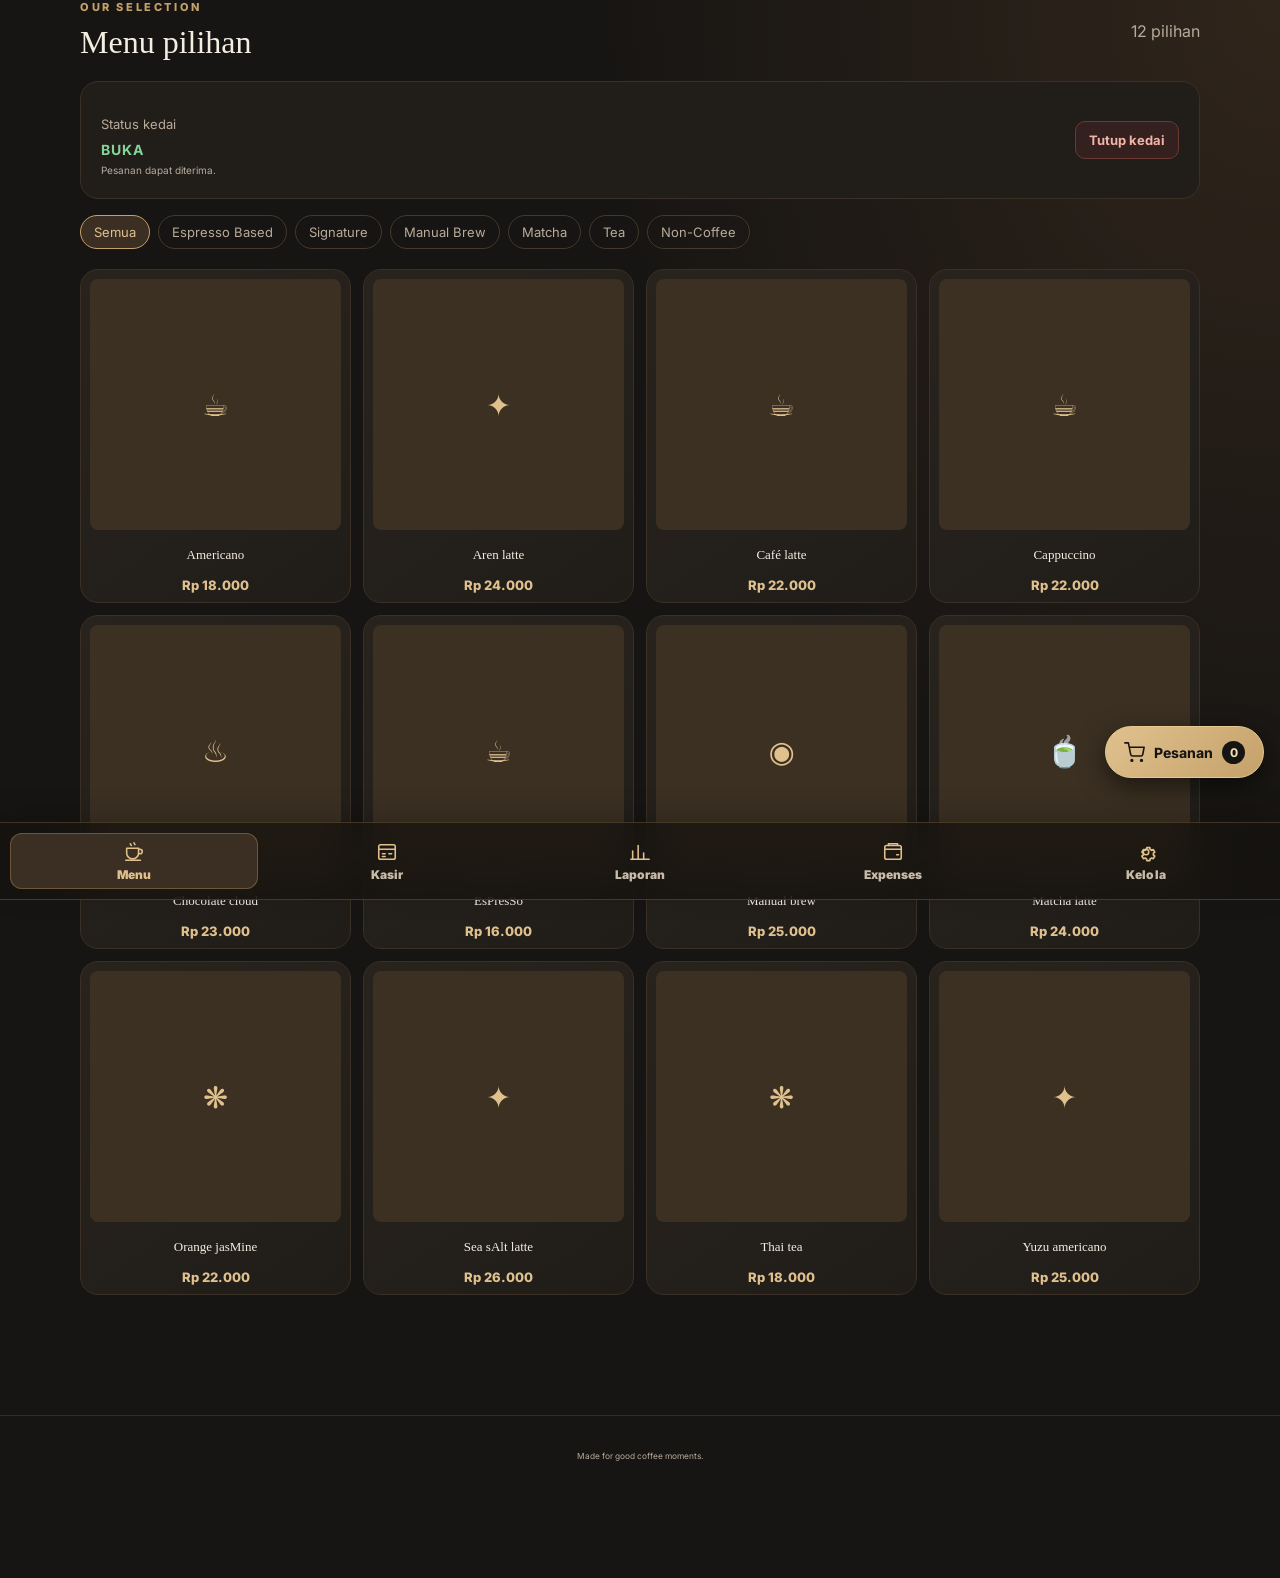
<file: arista-lama.html>
<!doctype html>
<html lang="id">
<head>
<meta charset="utf-8">
<meta name="viewport" content="width=device-width,initial-scale=1,viewport-fit=cover">
<meta name="theme-color" content="#171513">
<meta name="description" content="ARISTA Coffee & Roastery — menu digital dan kasir">
<link rel="manifest" href="./manifest.json">
<link href="https://fonts.googleapis.com/css2?family=Libre+Baskerville:wght@400;700&display=swap" rel="stylesheet">
<link href="https://fonts.googleapis.com/css2?family=Inter:wght@400;500;600;700;800&display=swap" rel="stylesheet">

<title>ARISTA Coffee & Roastery</title>
<style>
:root{--bg:#171513;--panel:#211e1a;--panel2:#2a251f;--gold:#c5a16a;--gold2:#e0c18e;--cream:#f4ede2;--muted:#b8ab9b;--line:#45392c;--danger:#d98d7f;--radius:18px;font-family:Inter,ui-sans-serif,system-ui,-apple-system,BlinkMacSystemFont,"Segoe UI",sans-serif;color:var(--cream);background:var(--bg)}
*{box-sizing:border-box}body{margin:0;min-height:100vh;background:radial-gradient(ellipse at top right,#30251b 0,transparent 38%),var(--bg)}button,input,select,textarea{font:inherit}button{cursor:pointer}
/* Compact vintage-roastery select menu on supported browsers */
#productCategory{appearance:none;-webkit-appearance:none;width:100%;min-height:42px;padding:9px 36px 9px 12px;border:1px solid #5a4632;border-radius:10px;background-color:#211e1a;color:#f4ede2;font-size:14px;line-height:1.35;background-image:url("data:image/svg+xml,%3Csvg xmlns=%27http://www.w3.org/2000/svg%27 width=%2714%27 height=%2714%27 viewBox=%270 0 24 24%27 fill=%27none%27 stroke=%27%23c5a16a%27 stroke-width=%272%27 stroke-linecap=%27round%27 stroke-linejoin=%27round%27%3E%3Cpath d=%27m6 9 6 6 6-6%27/%3E%3C/svg%3E");background-repeat:no-repeat;background-position:right 12px center}
#productCategory:focus{border-color:#c5a16a;box-shadow:0 0 0 2px #c5a16a26;outline:none}
#productCategory option{background:#211e1a;color:#f4ede2;font-size:14px}
.cashier-add-row{display:flex;align-items:stretch;gap:8px;margin:8px 0 14px}.cashier-add-row .field{min-width:0;flex:1;padding:10px;font-size:13px}.cashier-add-row .button{flex-shrink:0;padding:10px 14px;white-space:nowrap}
.menu-temp-actions{display:flex;gap:5px;flex-wrap:wrap}.menu-temp-actions .button{padding:7px 9px;font-size:11px}.menu-card-actions{align-items:flex-start;flex-wrap:wrap}.menu-card-actions .price{padding-top:7px}.cashier-add-row #cashierTempSelect{flex:0 0 94px;padding:8px 6px}@media(max-width:390px){.menu-temp-actions{width:100%}.menu-temp-actions .button{flex:1;padding:7px 5px;font-size:10px}.cashier-add-row #cashierTempSelect{flex-basis:82px}}@media(max-width:360px){.cashier-add-row{gap:6px}.cashier-add-row .button{padding:9px 10px}}
#customCategory{margin-top:8px;min-height:40px;padding:9px 12px;font-size:14px}
.topbar{min-height:88px;display:flex;align-items:center;justify-content:center;padding:8px 18px;border-bottom:1px solid transparent;background:transparent!important;position:sticky;top:0;z-index:15;backdrop-filter:none;text-align:center}
main{width:min(1120px,100% - 32px);margin:0 auto}.hero{padding:44px 0 32px;max-width:720px}.eyebrow{font-size:10px;font-weight:800;letter-spacing:2.6px;color:var(--gold);margin:0 0 10px}.hero h1{font:400 clamp(36px,6.8vw,64px)/1.12 "Libre Baskerville",Georgia,serif;letter-spacing:-1px;margin:0;color:#f7f0e5}.hero h1 em{font-weight:400;color:var(--gold2)}.hero-copy{max-width:480px;line-height:1.7;color:var(--muted);font-size:14px;margin:22px 0}.hero-pills{display:flex;gap:9px;flex-wrap:wrap}.hero-pills span{font-size:11px;border:1px solid var(--line);border-radius:99px;padding:8px 12px;color:#d8c9b4}
.tabs{display:flex;gap:7px;overflow:auto;border-bottom:1px solid var(--line);margin-bottom:28px;padding:10px 0;position:sticky;top:76px;z-index:10;background:var(--bg)}.tab{white-space:nowrap;border:0;border-radius:999px;background:transparent;color:var(--muted);padding:10px 15px;font-size:13px}.tab.active{background:var(--gold);color:#1b1712;font-weight:800}.badge{display:inline-grid;place-items:center;background:#17151333;border-radius:50%;min-width:19px;height:19px;margin-left:4px;font-size:10px}.shop-status-panel{display:flex;align-items:center;justify-content:space-between;gap:14px;margin:0 0 16px}.shop-status-panel strong{display:inline-block;color:#86d39a;font-size:14px;letter-spacing:.08em}.shop-status-panel.is-closed strong{color:#e89a8e}.shop-status-panel .tiny{margin:4px 0 0}.shop-status-panel.is-closed{border-color:#7b4038}.cashier-subnav{display:flex;gap:8px;padding:5px;margin:0 0 16px;border:1px solid var(--line);border-radius:14px;background:var(--panel,#211d18)}.cashier-subtab{position:relative;display:flex;align-items:center;justify-content:center;gap:8px;flex:1;min-width:0;padding:11px 8px;border:1px solid transparent;border-radius:10px;background:transparent;color:var(--muted);font-weight:800;font-size:13px;line-height:1.25}.cashier-subtab.active{background:#3a2f22;color:var(--gold2);border-color:#6d5738}.cashier-subtab .badge{position:static;min-width:18px;height:18px;display:inline-flex;align-items:center;justify-content:center;padding:0 4px;border-radius:999px;background:var(--gold);color:#1b1712;font-size:10px}.cashier-subtab .badge.hidden{display:none}.bottom-nav{position:fixed!important;left:0;right:0;bottom:0;top:auto!important;width:100%;margin:0!important;padding:10px max(10px,env(safe-area-inset-right)) calc(10px + env(safe-area-inset-bottom)) max(10px,env(safe-area-inset-left))!important;display:grid;grid-template-columns:repeat(5,minmax(0,1fr));gap:5px;border-top:1px solid rgba(232,189,104,.2);background:rgba(22,19,16,.76)!important;-webkit-backdrop-filter:blur(18px) saturate(145%);backdrop-filter:blur(18px) saturate(145%);z-index:40;overflow:visible;box-shadow:0 -8px 28px rgba(0,0,0,.18)}.bottom-nav .tab{position:relative;display:flex;flex-direction:column;align-items:center;justify-content:center;gap:4px;min-width:0;padding:7px 3px;border-radius:12px;font-size:12px;font-weight:800;line-height:1.15;color:#c8bba9}.bottom-nav .tab.active{background:#3a2f22;color:var(--gold2);box-shadow:inset 0 0 0 1px #6d5738}.nav-icon{display:grid;place-items:center;width:24px;height:24px;line-height:1;color:var(--gold2)}.nav-icon svg{display:block;width:22px;height:22px;overflow:visible}.nav-label{font-weight:900;letter-spacing:.1px}.bottom-nav .badge{position:absolute;top:2px;left:calc(50% + 9px);margin:0;min-width:17px;height:17px;background:var(--gold);color:#1b1712;font-weight:900;font-size:10px}body{padding-bottom:calc(82px + env(safe-area-inset-bottom))}.hero{padding-top:34px}
@keyframes viewSlideIn{from{opacity:0;transform:translate3d(var(--view-enter-x,12px),0,0)}to{opacity:1;transform:translate3d(0,0,0)}}.view{display:none;padding-bottom:34px}.view.active{display:block;animation:viewSlideIn .24s cubic-bezier(.22,.61,.36,1) both;will-change:opacity,transform}@media(prefers-reduced-motion:reduce){.view.active{animation:none}}.section-head{display:flex;align-items:center;justify-content:space-between;gap:16px;margin:0 0 20px}.section-head h2{font:500 32px Georgia,serif;margin:0}.section-head h3{margin:0}.muted{color:var(--muted)}.filters{display:flex;gap:8px;flex-wrap:wrap;margin-bottom:20px}.filter{background:transparent;border:1px solid var(--line);border-radius:99px;color:var(--muted);padding:8px 13px;font-size:12px}.filter.active{background:#3a2f22;color:var(--gold2);border-color:var(--gold)}
.menu-grid{display:grid;grid-template-columns:repeat(3,minmax(0,1fr));gap:10px}.menu-card-pick{cursor:pointer;transition:border-color .15s,transform .15s}.menu-card-pick:focus-visible{outline:2px solid var(--gold2);outline-offset:2px}.menu-card-pick:active{transform:scale(.98)}.menu-card-pick h3{font-family:Inter,ui-sans-serif,system-ui,sans-serif;font-size:11px;font-weight:600;line-height:1.25;min-height:28px;width:100%;max-width:100%;display:flex;align-items:center;justify-content:flex-start;text-align:left;margin:0 0 5px;white-space:normal;overflow-wrap:anywhere;word-break:normal}.menu-card-pick .menu-card-bottom{justify-content:flex-start}.menu-card-photo{width:100%;height:112px;flex:0 0 112px;background-size:cover;background-position:center;border-radius:8px;margin-bottom:9px}.menu-card.has-photo{background:linear-gradient(145deg,#29231d,#201d19);padding:8px;min-height:0;overflow:hidden}.menu-card.has-photo:before{display:none}.menu-card.has-photo h3{margin-top:0;text-shadow:none}.menu-card.has-photo .price{color:var(--gold2);text-shadow:none}.menu-card{background:linear-gradient(145deg,#29231d,#201d19);border:1px solid #3a3025;border-radius:var(--radius);padding:18px;min-height:188px;display:flex;flex-direction:column}.menu-card.has-photo{position:relative;isolation:isolate;overflow:hidden;background-size:cover;background-position:center;padding:18px;min-height:245px;border-color:#51402c}.menu-card.has-photo:before{content:"";position:absolute;inset:0;z-index:-1;background:linear-gradient(180deg,rgba(12,10,8,.12) 0%,rgba(12,10,8,.28) 32%,rgba(12,10,8,.88) 70%,rgba(12,10,8,.97) 100%)}.menu-card.has-photo .category{align-self:flex-start;background:#171513bd;border:1px solid #8c7045;border-radius:99px;padding:5px 9px;color:#f0d28a;letter-spacing:.7px}.menu-card.has-photo h3{margin-top:auto;text-shadow:0 2px 8px #000}.menu-card.has-photo p{color:#f0e8dc;text-shadow:0 1px 5px #000}.menu-card.has-photo .price{color:#ffdc83;text-shadow:0 1px 5px #000}.menu-card.has-photo .drink-icon{background:#171513c9}.drink-icon{height:44px;width:44px;display:grid;place-items:center;border-radius:13px;background:#3b3022;color:var(--gold2);font-size:22px;margin-bottom:17px}.menu-card .category{font-size:9px;letter-spacing:1.3px;text-transform:uppercase;color:var(--gold);margin-bottom:7px}.menu-card h3{font:500 21px Georgia,serif;margin:0 0 7px}.menu-card p{font-size:12px;line-height:1.5;color:var(--muted);margin:0 0 16px}.menu-card-bottom{margin-top:auto;display:flex;justify-content:space-between;align-items:center;gap:10px}.price{font-weight:800;color:var(--gold2);font-size:14px}.menu-photo{width:100%;height:128px;object-fit:cover;border-radius:12px;margin-bottom:13px;background:#302820;border:1px solid var(--line)}
.payment-method-buttons{display:grid;grid-template-columns:repeat(2,minmax(0,1fr));gap:8px;margin:6px 0 10px}.payment-method-button{display:flex;min-width:0;min-height:68px;flex-direction:row;align-items:center;justify-content:center;gap:8px;padding:9px 10px;border:1px solid var(--gold);border-radius:11px;background:linear-gradient(145deg,#30271f,#211e1a);color:var(--gold2);touch-action:manipulation}.payment-method-button:active{transform:scale(.98);background:var(--gold);color:#201910}.payment-method-icon{font-size:21px;line-height:1.1}.payment-method-button strong{font-size:13px;letter-spacing:.5px}.payment-method-button small{font-size:10px;color:var(--muted)}.payment-method-button:active small{color:#201910}@media(max-width:360px){.payment-method-buttons{gap:6px}.payment-method-button{min-height:62px;padding:8px 6px;gap:5px}.payment-method-icon{font-size:18px}.payment-method-button small{font-size:9px}}.button{border:1px solid var(--line);border-radius:10px;padding:10px 13px;color:var(--cream);background:#302820;font-weight:700;font-size:12px}.button:hover{filter:brightness(1.13)}.button-gold{background:var(--gold);color:#201910;border-color:var(--gold);font-weight:800}.button-outline{background:transparent;border-color:#65503a;color:var(--gold2)}.button-quiet{background:transparent;border-color:transparent;color:var(--muted)}.button-danger{border-color:#6c3932;color:#f1b4a8;background:#34201e}.full{width:100%;padding:14px}.hidden{display:none!important}
.pos-layout{display:grid;grid-template-columns:1.15fr .85fr;gap:16px}
.cashier-combined{padding:16px;margin-bottom:16px}.cashier-combined .pos-layout{gap:18px}.cashier-order,.summary-panel{min-width:0}.cashier-combined h3{font-size:18px;margin:0 0 10px}.cashier-combined .field-label{margin:9px 0 5px}.cashier-combined .field{padding:9px 10px}.cashier-combined .summary-line{margin:10px 0}.cashier-combined .total-line{padding-top:10px}.cashier-combined .total-line strong{font-size:21px}.cashier-combined .tiny{margin-bottom:0}.summary-panel #checkoutBtn,.summary-panel #savePendingBtn{position:relative;z-index:3;display:block;pointer-events:auto;touch-action:manipulation;cursor:pointer}.summary-panel{border-left:1px solid var(--line);padding-left:18px}.paid-amount-field{min-height:58px!important;padding:14px 13px!important;font-size:24px!important;font-weight:800;letter-spacing:.2px}.quick-cash-buttons{display:grid;grid-template-columns:repeat(3,minmax(0,1fr));gap:7px;margin-top:8px}.quick-cash-btn{min-width:0;min-height:40px;border:1px solid var(--line);border-radius:10px;background:var(--panel2);color:var(--cream);font:600 12px Inter,system-ui,sans-serif;padding:8px 4px;cursor:pointer;touch-action:manipulation}.quick-cash-btn:active{background:var(--gold);color:var(--bg)}.quick-cash-btn:disabled{opacity:.4;cursor:not-allowed}.checkout-action-grid{display:grid;grid-template-columns:minmax(0,1fr) minmax(0,1fr);gap:8px;margin-top:12px}.checkout-action-item{min-width:0;display:flex;flex-direction:column;gap:6px}.checkout-action-item .button{min-height:48px;padding:10px 7px;white-space:normal;line-height:1.25;font-size:13px}.checkout-action-note{margin:0;color:var(--muted);font-size:10px;line-height:1.45;text-align:center;overflow-wrap:anywhere}@media(max-width:360px){.checkout-action-grid{gap:6px}.checkout-action-item .button{font-size:12px;padding:9px 4px}.checkout-action-note{font-size:9px}}
@media(max-width:760px){.cashier-combined{padding:13px}.cashier-combined .pos-layout{display:grid;grid-template-columns:1fr;gap:12px}.summary-panel{border-left:0;border-top:1px solid var(--line);padding:12px 0 0}.cashier-combined h3{font-size:16px;margin-bottom:8px}.cashier-combined .summary-line{margin:8px 0}.cashier-combined .field-label{margin:7px 0 4px}.cashier-combined .field{padding:8px 9px}}.panel{background:var(--panel);border:1px solid #3a3025;border-radius:var(--radius);padding:20px;margin-bottom:16px}.panel h3{font:500 21px Georgia,serif;margin:0 0 18px}.cart-items{display:grid;grid-template-columns:repeat(2,minmax(0,1fr));gap:10px;align-items:stretch}.cart-row{display:flex;flex-direction:column;min-width:0;gap:8px;padding:10px;background:#211d18;border:1px solid #3a3025;border-radius:12px;overflow:hidden}.cart-row:last-child{border-bottom:1px solid #3a3025}.cart-photo{width:100%;aspect-ratio:4/3;object-fit:cover;border-radius:8px;background:#302820;display:block}.cart-photo-placeholder{width:100%;aspect-ratio:4/3;display:flex;align-items:center;justify-content:center;border-radius:8px;background:#302820;color:var(--gold2);font-size:30px}.cart-row-info{min-width:0}.cart-row strong{font-size:13px;line-height:1.35;display:block;overflow-wrap:anywhere}.cart-row small{display:block;color:var(--muted);font-size:11px;line-height:1.4;margin-top:4px}.cart-controls{display:flex;align-items:center;justify-content:center;gap:8px;flex-wrap:wrap;margin-top:8px}.qty-btn{width:30px;height:30px;border:1px solid var(--line);border-radius:8px;background:#302820;color:var(--cream)}.cart-line-price{width:100%;text-align:center;font-size:12px;font-weight:800;color:var(--gold2);padding-top:6px;border-top:1px solid #3a3025}.cart-row .button-quiet{padding:5px 8px;font-size:11px}@media(max-width:360px){.cart-items{gap:7px}.cart-row{padding:7px}.cart-controls{gap:5px}.qty-btn{width:27px;height:27px}}.empty-state{padding:28px 10px;text-align:center;color:var(--muted);font-size:13px}.field-label{display:block;font-size:11px;color:var(--muted);margin:14px 0 7px}.field{width:100%;background:#171513;border:1px solid #4a3d2e;color:var(--cream);border-radius:10px;padding:12px;outline:none}.field:focus{border-color:var(--gold)}textarea.field{resize:vertical}.summary-line{display:flex;justify-content:space-between;align-items:center;gap:10px;margin:17px 0;font-size:13px}.summary-line strong{font-size:14px}.discount-box{margin:12px 0 16px;padding:12px;background:#171513;border:1px solid var(--gold);border-radius:12px}.discount-box .field-label{margin:0 0 7px;color:var(--gold2);font-size:12px;font-weight:700}.discount-input-wrap{position:relative}.discount-box .field{width:100%;font-size:15px;padding-right:44px}.discount-percent{position:absolute;right:14px;top:50%;transform:translateY(-50%);color:var(--gold2);font-weight:800;font-size:15px;pointer-events:none}.discount-help{display:block;margin-top:7px;color:var(--muted);font-size:10px;line-height:1.5}.discount-row{display:flex;align-items:center;justify-content:space-between;gap:12px;font-size:12px;color:var(--muted)}.small-field{width:125px;padding:8px}.total-line{border-top:1px solid var(--line);padding-top:17px;font-size:15px}.total-line strong{font-size:23px;color:var(--gold2)}.tiny{font-size:10px;line-height:1.5}.receipt{border:1px dashed var(--gold)}.receipt h3{margin-bottom:5px}.receipt-brand{font:700 20px Georgia,serif;letter-spacing:2px;color:var(--gold2)}.receipt-brand,.receipt-brand+.muted{text-align:center;display:block;width:100%;}.receipt-brand+.muted{font-size:12px;letter-spacing:1.2px;margin-top:4px;color:inherit;}.receipt-tagline{text-align:center;font-size:10px;line-height:1.4;margin:7px 0 2px;color:inherit;font-style:italic;}.receipt-row{display:flex;justify-content:space-between;gap:10px;font-size:12px;margin:9px 0}.receipt-actions{display:flex;gap:8px;margin-top:16px;flex-wrap:wrap}
.stats-grid{display:grid;grid-template-columns:repeat(3,1fr);gap:12px;margin-bottom:16px}.stat-card{padding:18px;background:linear-gradient(145deg,#30271f,#211e1a);border:1px solid var(--line);border-radius:15px}.stat-card span{font-size:11px;color:var(--muted);display:block;margin-bottom:12px}.stat-card strong{font:500 clamp(18px,3vw,26px) Georgia,serif;color:var(--gold2);overflow-wrap:anywhere}
.history-item,.manage-item,.pending-item{display:flex;align-items:center;justify-content:space-between;gap:12px;padding:13px 0;border-bottom:1px solid #3a3025}.pending-card{display:block;padding:14px;margin:0 0 12px;border:1px solid var(--line);border-radius:14px;background:var(--panel);min-width:0}.pending-card-head{display:flex;align-items:flex-start;justify-content:space-between;gap:8px}.pending-order-meta{min-width:0}.pending-order-meta strong{display:block;overflow-wrap:anywhere}.pending-status{font-size:10px;color:var(--gold2);border:1px solid var(--line);border-radius:20px;padding:5px 7px;white-space:nowrap}.pending-products-scroll{max-height:300px;overflow-y:auto;overscroll-behavior:contain;touch-action:pan-y;margin-top:12px;padding:1px 2px 4px;scrollbar-width:thin;scrollbar-color:var(--gold) var(--panel2)}.pending-products-grid{display:grid;grid-template-columns:repeat(4,minmax(0,1fr));gap:12px}.pending-product{min-width:0}.pending-product .manage-card-photo,.pending-product .manage-card-icon{width:100%;aspect-ratio:1/1;height:auto;flex:0 0 auto;object-fit:cover;border-radius:8px;margin:0}.pending-product .manage-card-info{min-width:0;display:flex;flex-direction:column;gap:4px}.pending-product .manage-card-info strong{font-size:13px;line-height:1.3;overflow-wrap:anywhere;color:var(--text,var(--cream));text-align:center;width:100%}.pending-product .manage-card-info span{font-size:12px;font-weight:700;color:var(--gold2);overflow-wrap:anywhere;text-align:center;width:100%}.pending-product-placeholder{display:flex;align-items:center;justify-content:center;background:#39332c;color:var(--gold2);font-size:28px}.pending-product-subtotal{display:block;margin:0;padding:0}.pending-card-total{display:flex;align-items:center;justify-content:space-between;gap:10px;padding-top:12px;margin-top:8px;border-top:1px solid var(--line)}.pending-card-total span{color:var(--muted);font-size:12px}.pending-card-total strong{font-size:17px;color:var(--gold2)}.pending-actions{display:grid;grid-template-columns:1fr;gap:7px;margin-top:10px}.pending-actions .button{width:100%;min-width:0;padding:10px 8px;font-size:12px;white-space:normal}.pending-manage-actions{display:grid;grid-template-columns:1fr 1fr;gap:7px}.pending-manage-actions .button{width:100%;min-width:0;padding:8px 5px;font-size:11px}@media(max-width:760px){.pending-products-grid{grid-template-columns:repeat(3,minmax(0,1fr));gap:7px}.pending-product{padding:6px;gap:6px}.pending-product .manage-card-info strong{font-size:11px}.pending-product .manage-card-info span{font-size:10px}.pending-product .manage-card-photo,.pending-product .manage-card-icon{border-radius:8px}}@media(max-width:360px){.pending-card{padding:9px}.pending-products-grid{gap:5px}.pending-product{padding:5px;gap:5px}.pending-product .manage-card-info strong{font-size:10px}.pending-product .manage-card-info span{font-size:10px}.pending-actions .button{font-size:11px;padding:8px 3px}}.history-item:last-child,.manage-item:last-child,.pending-item:last-child{border-bottom:0}.history-item strong,.manage-item strong,.pending-item strong{font-size:13px}.history-item small,.manage-item small,.pending-item small{display:block;color:var(--muted);font-size:10px;margin-top:5px}
/* Larger, clearer transaction history text */
.history-item{gap:10px;padding:10px 0;align-items:center}
.history-item strong{font-size:13px;line-height:1.35}
.history-item small{font-size:11px;line-height:1.4;margin-top:4px;overflow-wrap:anywhere}
.history-right{font-size:12px;line-height:1.35;white-space:nowrap;min-width:92px;flex-shrink:0}
.history-right strong{font-size:13px;display:block}
#salesHistory .history-item>div:first-child,#expenseHistory .history-item>div:first-child{min-width:0;flex:1}
#salesHistory .history-item,#expenseHistory .history-item{border-bottom:1px solid var(--line)}
#salesHistory .button,#expenseHistory .button{padding:4px 7px;font-size:10px;margin-top:3px}
@media(max-width:390px){#salesHistory .history-item,#expenseHistory .history-item{gap:6px;padding:9px 0}#salesHistory .history-right,#expenseHistory .history-right{min-width:80px;font-size:11px}#salesHistory .history-right strong,#expenseHistory .history-right strong{font-size:12px}}
/* Compact product cards for menu management */
#manageList .manage-grid{display:grid;grid-template-columns:repeat(4,minmax(0,1fr));gap:12px}
#manageList .manage-card{min-width:0;overflow:hidden;border:1px solid var(--line);border-radius:12px;background:linear-gradient(145deg,#28231e,#1d1a17);padding:9px;display:flex;flex-direction:column;gap:8px}
#manageList .manage-card-photo,#manageList .manage-card-icon{width:100%;aspect-ratio:1/1;object-fit:cover;border-radius:8px}
#manageList .manage-card-icon{display:flex;align-items:center;justify-content:center;background:#39332c;color:var(--gold2);font-size:28px}
#manageList .manage-card-info{min-width:0;display:flex;flex-direction:column;gap:4px}
#manageList .manage-card-info strong{font-size:13px;line-height:1.3;overflow-wrap:anywhere;color:var(--text,#f7f0e5)}
#manageList .manage-card-info span{font-size:12px;font-weight:700;color:var(--gold2);overflow-wrap:anywhere}
#manageList .manage-card-actions{display:flex;gap:5px;margin-top:auto;flex-wrap:wrap}
#manageList .manage-card-actions .button{flex:1;min-width:0;padding:7px 5px;font-size:11px}
@media(max-width:760px){#manageList .manage-grid{grid-template-columns:repeat(3,minmax(0,1fr));gap:7px}#manageList .manage-card{padding:6px;gap:6px}#manageList .manage-card-info strong{font-size:11px}#manageList .manage-card-info span{font-size:10px}#manageList .manage-card-actions{gap:4px}#manageList .manage-card-actions .button{padding:6px 3px;font-size:10px}}
@media(max-width:360px){#manageList .manage-card-actions .button{font-size:9px;padding:6px 2px}}

.pending-item strong{font-size:16px;line-height:1.45}
.pending-item small{font-size:14px;line-height:1.55;margin-top:7px;overflow-wrap:anywhere}
.pending-item .manage-actions .button{font-size:13px;padding:9px 11px}
.history-right{text-align:right;white-space:nowrap}.product-form{display:grid;grid-template-columns:1fr 1fr;gap:0 14px}
/* Compact expense entry form for the financial report */
#expenseForm{grid-template-columns:1fr 1fr;gap:0 10px;margin-top:8px}
#expenseForm>label.field-label{grid-column:span 2;margin-top:7px;margin-bottom:4px;font-size:11px}
#expenseForm>input.field,#expenseForm>select.field{grid-column:span 2;min-height:38px;padding:9px 10px;font-size:13px;margin-bottom:4px}
#expenseForm>.form-grid{grid-column:span 2;gap:8px}
#expenseForm>.form-grid .field-label{font-size:11px;margin-bottom:4px}
#expenseForm>.form-grid .field{min-height:38px;padding:9px 10px;font-size:13px}
#expenseForm>button{grid-column:span 2;margin-top:8px;padding:10px 12px;font-size:13px}
@media(max-width:390px){#expenseForm{gap:0 7px}#expenseForm>.form-grid{gap:7px}#expenseForm>input.field,#expenseForm>select.field,#expenseForm>.form-grid .field{font-size:12px;padding:8px}}.product-form .field-label,.product-form .field,.product-form .summary-line,.image-preview-wrap{grid-column:span 2}.form-actions,.manage-actions{display:flex;gap:8px;flex-wrap:wrap;margin-top:12px}.manage-actions .button{padding:7px 9px}.image-preview-wrap{display:flex;align-items:center;gap:10px;flex-wrap:wrap;margin-top:8px}.image-preview-wrap img{width:100px;height:100px;object-fit:cover;border-radius:12px;border:1px solid var(--line)}.manage-thumb{width:54px;height:54px;object-fit:cover;border-radius:10px;float:left;margin-right:10px;border:1px solid var(--line)}.file-label{display:inline-flex;align-items:center}
footer{border-top:1px solid #342b22;padding:28px 16px 35px;text-align:center;display:flex;align-items:center;flex-direction:column;gap:5px;color:var(--muted);font-size:10px;letter-spacing:2px}.footer-logo{font:700 19px Georgia,serif;color:var(--gold2)}footer small{letter-spacing:0;margin-top:7px}.toast{position:fixed;bottom:22px;left:50%;transform:translate(-50%,20px);opacity:0;pointer-events:none;background:#f4ede2;color:#201910;padding:12px 17px;border-radius:12px;box-shadow:0 8px 30px #0008;font-size:12px;font-weight:800;transition:.2s;z-index:30;max-width:90vw;text-align:center}.toast.show{opacity:1;transform:translate(-50%,0)}
@media(max-width:760px){.hero{padding:38px 0 28px}.menu-grid{grid-template-columns:repeat(3,minmax(0,1fr));gap:6px}.menu-card{padding:8px;min-height:160px}.menu-card-pick h3{font-family:Inter,ui-sans-serif,system-ui,sans-serif;font-size:9px;font-weight:600;line-height:1.25;min-height:23px;width:100%;max-width:100%;margin-bottom:4px;white-space:normal;overflow-wrap:anywhere;word-break:normal}.menu-card-pick .price{font-size:10px;max-width:100%;overflow-wrap:anywhere}.pos-layout{grid-template-columns:1fr}.stats-grid{grid-template-columns:1fr 1fr}.stat-card:last-child{grid-column:span 2}.section-head h2{font-size:28px}.panel{padding:16px}.menu-photo{height:112px}.history-item,.manage-item,.pending-item{align-items:flex-start}.history-right{white-space:normal}}
@media(max-width:390px){.menu-grid{grid-template-columns:repeat(3,minmax(0,1fr));gap:4px}.menu-card{padding:6px;min-height:140px}.menu-card .price{font-size:10px}.menu-card .button{font-size:9px;padding:6px 4px}.menu-card p{font-size:10px;line-height:1.3;margin-bottom:8px}.menu-card .category{font-size:7px;letter-spacing:.4px}.menu-card .drink-icon{height:28px;width:28px;font-size:16px;margin-bottom:6px}.tabs{gap:2px}.bottom-nav .tab{padding:7px 2px;font-size:11px}.nav-icon{font-size:20px}.section-head{align-items:flex-start}}
@media print{body{background:white;color:#111}.topbar,main>section:not(#cashierView),.hero,.tabs,#cashierView>.section-head,.pos-layout,footer,.receipt-actions{display:none!important}#cashierView{display:block!important}.receipt{display:block!important;background:white;color:#111;border:0}.receipt .muted,.receipt small{color:#444}.receipt-brand{color:#111}.receipt .button{display:none}}

/* Main navigation has five items; pending orders live inside Kasir. */
.bottom-nav .nav-label{font-size:12px}
#pendingNavBadge{font-size:10px}
/* Readability pass: slightly larger text across the whole site, especially small labels */
:root{font-size:16px}
body{font-size:16px}
button,input,select,textarea{font-size:14px}
.brandtext strong{font-size:17px}
.brandtext span{font-size:10px}
.eyebrow{font-size:11px}
.hero-copy{font-size:15px}
.hero-pills span{font-size:12px}
.tab{font-size:14px}
.badge{font-size:11px}
.bottom-nav .tab{font-size:13px}
.bottom-nav .badge{font-size:11px}
.filter{font-size:13px}
.menu-card .category{font-size:11px}
.menu-card h3{font-size:22px}
.menu-card p{font-size:14px;line-height:1.6}
.price{font-size:15px}
.button{font-size:13px}
.panel h3{font-size:22px}
.cart-row strong{font-size:14px}
.cart-row small{font-size:12px;line-height:1.45}
.cart-line-price{font-size:13px}
.empty-state{font-size:14px}
.field-label{font-size:13px}
.field{font-size:15px}
#productCategory,#productCategory option,#customCategory{font-size:15px}
.cashier-add-row .field{font-size:14px}
.report-nav{display:flex;gap:8px;overflow-x:auto;padding:4px 0 14px;margin-bottom:16px;scrollbar-width:thin}.report-nav-item{flex:0 0 auto;text-decoration:none;border:1px solid var(--line);border-radius:999px;padding:9px 13px;color:var(--muted);font-size:12px;font-weight:700}.report-nav-item.active,.report-nav-item:hover{background:var(--gold);border-color:var(--gold);color:#1b1712}.report-anchor{scroll-margin-top:145px;margin-bottom:16px}.report-anchor>.eyebrow{margin:8px 0 12px}.top-product-row{display:grid;grid-template-columns:minmax(0,1fr) auto;gap:12px;align-items:center;padding:12px 0;border-bottom:1px solid var(--line)}.top-product-row:last-child{border-bottom:0}.top-product-name{font-weight:700;font-size:13px}.top-product-meta{color:var(--muted);font-size:11px;margin-top:4px}.top-product-value{font-weight:800;color:var(--gold2);font-size:13px;text-align:right}@media(max-width:420px){.report-nav-item{padding:8px 11px;font-size:11px}}
#cartEmpty{display:none!important}

/* Tidy report export controls: daily and monthly tools grouped separately */
.report-export-tools{width:100%;display:grid;grid-template-columns:repeat(2,minmax(0,1fr));gap:10px;margin:22px 0 16px}
.report-export-group{min-width:0;display:flex;flex-direction:column;gap:8px;padding:12px;background:linear-gradient(145deg,#29231d,#211e1a);border:1px solid var(--line);border-radius:14px}
.report-export-heading{font:500 16px Georgia,serif;color:var(--gold2)}
.report-export-group .field-label{margin:0;font-size:11px}
.report-export-group .field{width:100%;min-width:0;min-height:39px;padding:7px;font-size:12px}
.report-export-group .button{width:100%;min-height:40px;padding:8px 5px;font-size:11px;white-space:normal;line-height:1.25}
.report-export-extra{grid-column:1/-1;display:flex;justify-content:flex-end}
.report-export-extra .button{min-height:38px}
@media(max-width:520px){.report-export-tools{grid-template-columns:repeat(2,minmax(0,1fr));gap:7px;margin:18px 0 14px}.report-export-group{padding:9px 7px;gap:7px}.report-export-heading{font-size:14px}.report-export-group .field-label{font-size:10px}.report-export-group .field{font-size:11px;min-height:37px}.report-export-group .button{font-size:10px;min-height:40px}.report-export-extra .button{width:100%}}


/* Menu pilihan responsive product cards and cart shortcut */
#menuView .menu-grid{grid-template-columns:repeat(4,minmax(0,1fr));gap:12px;padding-bottom:86px}
#menuView .menu-card-pick{cursor:pointer;min-width:0;padding:9px;min-height:0;align-items:stretch;gap:6px;transition:transform .12s,border-color .12s}#menuView .menu-card-pick:active{transform:scale(.98)}#menuView .menu-card-pick:focus-visible{outline:2px solid var(--gold);outline-offset:2px}
#menuView .menu-card-photo{display:block;width:100%;height:auto;aspect-ratio:1/1;flex:0 0 auto;object-fit:cover;background:none;border-radius:8px;margin:0 0 3px}
#menuView .menu-card-pick .drink-icon{width:100%;height:auto;aspect-ratio:1/1;border-radius:8px;margin:0 0 3px;font-size:30px}
#menuView .menu-card-pick h3{font-size:13px;min-height:32px;justify-content:center;text-align:center;margin:0;line-height:1.25}
#menuView .menu-card-pick .menu-card-bottom{justify-content:center;margin:0}
#menuView .menu-card-pick .price{font-size:13px;text-align:center;overflow-wrap:anywhere}
#menuView .menu-qty-controls{display:none}
#menuView .menu-qty-controls button{width:28px;height:28px;flex:0 0 28px;border:1px solid #51402c;border-radius:50%;background:#302820;color:var(--cream);font-size:19px;line-height:1}
#menuView .menu-qty-controls button:disabled{opacity:.35}
#menuView .menu-qty-controls span{min-width:14px;text-align:center;font-size:12px;color:var(--cream)}
#menuView .menu-cart-bar{display:none!important}#menuCartFloat{position:fixed!important;right:16px;bottom:calc(122px + env(safe-area-inset-bottom,0px))!important;z-index:9999;isolation:isolate;transform:translateZ(0);display:flex;align-items:center;justify-content:center;gap:9px;min-height:52px;padding:0 18px;border:1px solid #e7c88f;border-radius:999px;background:linear-gradient(135deg,#e0c18e,#c5a16a);color:#171513;font-weight:750;font-size:14px;box-shadow:0 8px 26px #0008;cursor:pointer;max-width:calc(100vw - 28px)}#menuCartFloat.hidden{display:none!important}#menuCartFloat .float-cart-count{display:inline-flex;align-items:center;justify-content:center;min-width:23px;height:23px;padding:0 5px;border-radius:999px;background:#171513;color:#f4dfb7;font-size:12px}#menuCartFloat:active{transform:scale(.97)}
#menuView .menu-cart-bar button{width:100%;box-shadow:0 5px 22px #0008}
@media(max-width:760px){#menuView .menu-grid{grid-template-columns:repeat(3,minmax(0,1fr));gap:7px;padding-bottom:76px}#menuView .menu-card-pick{padding:6px;gap:5px}#menuView .menu-card-pick h3{font-size:11px;min-height:28px}#menuView .menu-card-pick .price{font-size:11px}#menuView .menu-qty-controls{gap:3px;padding:2px 3px}#menuView .menu-qty-controls button{width:25px;height:25px;flex-basis:25px}#menuView .menu-qty-controls span{font-size:11px}}

/* Cashier drink picker modal */
.drink-picker-backdrop{position:fixed;inset:0;z-index:1000;background:rgba(0,0,0,.72);display:flex;align-items:center;justify-content:center;padding:14px}
.drink-picker-backdrop.hidden{display:none!important}.drink-picker{width:min(760px,100%);max-height:min(88dvh,820px);overflow:hidden;display:flex;flex-direction:column;background:var(--panel);border:1px solid var(--line);border-radius:20px;box-shadow:0 24px 80px #0009}
.drink-picker-head{display:flex;align-items:center;gap:12px;padding:17px 18px;border-bottom:1px solid var(--line)}.drink-picker-head>div{flex:1}.drink-picker-head h3{margin:0;font-size:18px}.drink-picker-head p{margin:5px 0 0;color:var(--muted);font-size:12px}.drink-picker-close{width:38px;height:38px;border:1px solid var(--line);border-radius:12px;background:var(--panel2);color:var(--cream);font-size:22px}
.drink-picker-tools{display:flex;gap:10px;padding:12px 16px}.drink-picker-tools input,.drink-picker-tools select{min-width:0;flex:1}.drink-picker-grid{padding:4px 16px 16px;overflow:auto;display:grid;grid-template-columns:repeat(3,minmax(0,1fr));gap:11px}
.drink-pick-card{min-width:0;text-align:left;padding:9px;border:1px solid var(--line);border-radius:15px;background:var(--panel2);color:var(--cream);display:flex;flex-direction:column;gap:7px;transition:border-color .15s,transform .15s}.drink-pick-card:active{transform:scale(.98);border-color:var(--gold)}.drink-pick-photo{width:100%;aspect-ratio:1.15;object-fit:cover;border-radius:10px;background:#171513}.drink-pick-placeholder{width:100%;aspect-ratio:1.15;border-radius:10px;background:#171513;display:flex;align-items:center;justify-content:center;font-size:38px;color:var(--gold)}.drink-pick-name{font-size:13px;font-weight:700;line-height:1.3;overflow-wrap:anywhere}.drink-pick-price{font-size:13px;color:var(--gold2);font-weight:700}.drink-pick-meta{font-size:10px;color:var(--muted)}.drink-pick-action{margin-top:auto;border-radius:9px;padding:8px;background:var(--gold);color:#171513;font-size:12px;font-weight:800;text-align:center}.drink-picker-foot{padding:12px 16px;border-top:1px solid var(--line);display:flex;align-items:center;gap:12px}.drink-picker-foot .muted{font-size:12px;flex:1}.drink-picker-foot .button{white-space:nowrap}
@media(max-width:420px){.drink-picker-backdrop{padding:8px}.drink-picker{max-height:91dvh;border-radius:16px}.drink-picker-head{padding:14px}.drink-picker-tools{padding:10px;gap:7px}.drink-picker-grid{padding:3px 10px 12px;grid-template-columns:repeat(2,minmax(0,1fr));gap:9px}.drink-pick-card{padding:7px}.drink-picker-foot{padding:10px}.drink-picker-foot .muted{font-size:11px}}
.checkout-quick-actions{display:grid;grid-template-columns:repeat(2,minmax(0,1fr));gap:8px;margin:0 0 12px}.checkout-quick-button{display:flex;flex-direction:column;align-items:flex-start;gap:5px;min-width:0;padding:11px;border:1px solid var(--line);border-radius:12px;background:#211e1a;color:var(--cream);text-align:left}.checkout-quick-button>span{color:var(--gold2);font-size:19px;font-weight:800}.checkout-quick-button strong{font-size:12px}.checkout-quick-button small{font-size:10px;color:var(--muted);overflow-wrap:anywhere}.checkout-extra-fields{padding:10px;margin-bottom:10px;border:1px solid var(--line);border-radius:12px;background:#171513}.checkout-extra-fields .field-label{margin-top:0}.discount-mode-buttons{display:grid;grid-template-columns:1fr 1fr;gap:6px;margin-bottom:9px}.discount-mode-button{padding:8px 5px;border:1px solid var(--line);border-radius:8px;background:#211e1a;color:var(--muted);font-size:11px;font-weight:700}.discount-mode-button.active{background:#3a2f22;border-color:var(--gold);color:var(--gold2)}.discount-box{margin:8px 0 12px}.discount-box .field-label{margin-bottom:8px}.summary-line #discountAmount{color:var(--gold2)}@media(max-width:360px){.checkout-quick-button{padding:9px}.checkout-quick-button strong{font-size:11px}}
/* Floating saved-order cart: replace separate Pending navigation without deleting stored orders */
#pendingView,.cashier-subtab[data-cashier-tab="pendingView"]{display:none!important}
#savedOrdersBackdrop{position:fixed;inset:0;z-index:10020;background:rgba(0,0,0,.72);display:flex;align-items:flex-end;justify-content:center;padding:12px 12px calc(88px + env(safe-area-inset-bottom,0px))}
#savedOrdersBackdrop.hidden{display:none!important}
.saved-orders-panel{width:min(560px,100%);max-height:min(72dvh,680px);overflow:hidden;display:flex;flex-direction:column;background:var(--panel);border:1px solid var(--line);border-radius:20px;box-shadow:0 24px 80px #0009}
.saved-orders-head{display:flex;align-items:center;gap:12px;padding:16px;border-bottom:1px solid var(--line)}
.saved-orders-head>div{flex:1;min-width:0}.saved-orders-head h3{margin:0;font-size:18px}.saved-orders-head p{margin:4px 0 0;color:var(--muted);font-size:12px}
.saved-orders-close{width:38px;height:38px;border:1px solid var(--line);border-radius:12px;background:var(--panel2);color:var(--cream);font-size:22px}
#savedOrdersList{padding:10px 14px 16px;overflow:auto;overscroll-behavior:contain}
.saved-order-row{width:100%;display:flex;align-items:center;gap:8px;padding:10px 0;border-bottom:1px solid var(--line)}
.saved-order-row:last-child{border-bottom:0}.saved-order-open{flex:1;min-width:0;display:flex;align-items:center;gap:12px;text-align:left;padding:4px 6px;border:0;background:transparent;color:var(--cream)}.saved-order-main{flex:1;min-width:0}.saved-order-main strong{display:block;overflow-wrap:anywhere;font-size:14px}.saved-order-main small{display:block;color:var(--muted);font-size:11px;margin-top:4px}.saved-order-total{font-size:13px;font-weight:800;color:var(--gold2);white-space:nowrap}.saved-order-cancel{flex-shrink:0;padding:8px 10px;font-size:12px}

</style>
</head>
<body>


<main>


<nav class="tabs bottom-nav" aria-label="Navigasi utama"><button class="tab active" data-view="menuView"><span class="nav-icon" aria-hidden="true"><svg viewBox="0 0 24 24" fill="none" stroke="currentColor" stroke-width="1.7" stroke-linecap="round" stroke-linejoin="round"><path d="M4 8h13v5a6.5 6.5 0 0 1-13 0V8Z"/><path d="M17 9h1.5a2.5 2.5 0 0 1 0 5H17M3 21h16M8 3c0 1 1 1 1 2M12 2c0 1 1 1 1 2"/></svg></span><span class="nav-label">Menu</span></button><button class="tab" data-view="cashierView"><span class="nav-icon" aria-hidden="true"><svg viewBox="0 0 24 24" fill="none" stroke="currentColor" stroke-width="1.7" stroke-linecap="round" stroke-linejoin="round"><rect x="3" y="4" width="18" height="16" rx="2"/><path d="M3 9h18M7 14h3M14 14h3M7 17h3"/></svg></span><span class="nav-label">Kasir</span></button><button class="tab" data-view="reportView"><span class="nav-icon" aria-hidden="true"><svg viewBox="0 0 24 24" fill="none" stroke="currentColor" stroke-width="1.7" stroke-linecap="round" stroke-linejoin="round"><path d="M4 20V11M10 20V5M16 20v-7M22 20H2"/></svg></span><span class="nav-label">Laporan</span></button><button class="tab" data-view="expensesView"><span class="nav-icon" aria-hidden="true"><svg viewBox="0 0 24 24" fill="none" stroke="currentColor" stroke-width="1.7" stroke-linecap="round" stroke-linejoin="round"><rect x="3" y="5" width="18" height="15" rx="2"/><path d="M3 9h18M16 15h2M7 5V3h10v2"/></svg></span><span class="nav-label">Expenses</span></button><button class="tab" data-view="manageView"><span class="nav-icon" aria-hidden="true"><svg viewBox="0 0 24 24" fill="none" stroke="currentColor" stroke-width="1.7" stroke-linecap="round" stroke-linejoin="round"><circle cx="12" cy="12" r="3"/><path d="m19.4 15 .1.1 1.4 1.1-1.5 2.6-1.7-.7a8 8 0 0 1-1.5.9l-.3 1.8h-3l-.3-1.8a8 8 0 0 1-1.5-.9l-1.7.7-1.5-2.6 1.4-1.1a7 7 0 0 1 0-1.8l-1.4-1.1 1.5-2.6 1.7.7a8 8 0 0 1 1.5-.9l.3-1.8h3l.3 1.8a8 8 0 0 1 1.5.9l1.7-.7 1.5 2.6-1.4 1.1a7 7 0 0 1 0 1.8Z" transform="translate(-1 -1) scale(1.08)"/></svg></span><span class="nav-label">Kelola</span></button></nav>

<section id="menuView" class="view active"><div class="section-head"><div><p class="eyebrow">OUR SELECTION</p><h2>Menu pilihan</h2></div><span class="muted" id="menuCount"></span></div><div class="panel shop-status-panel"><div><div class="field-label">Status kedai</div><strong id="shopStatusText">BUKA</strong><p id="shopStatusNote" class="tiny muted">Pesanan dapat diterima.</p></div><button id="shopToggleBtn" class="button button-danger" type="button">Tutup kedai</button></div><div id="categoryFilters" class="filters"></div><div id="menuGrid" class="menu-grid"></div><div id="menuCartBar" class="menu-cart-bar hidden"><button type="button" id="openMenuCartBtn" class="button button-gold">🛒 Lihat Keranjang (<span id="menuCartCount">0</span>)</button></div></section>

<section id="cashierView" class="view">
<div class="section-head"><div><p class="eyebrow">POINT OF SALE</p><h2>Kasir</h2></div></div><div class="cashier-subnav" role="tablist" aria-label="Menu kasir"><button type="button" class="cashier-subtab active" data-cashier-tab="cashierView"><span>Transaksi</span><span id="cartBadge" class="badge">0</span></button><button type="button" class="cashier-subtab" data-cashier-tab="pendingView"><span>Pending</span><span id="pendingNavBadge" class="badge hidden">0</span></button></div>
<div class="panel cashier-combined"><div class="pos-layout"><div class="cashier-order"><h3>ORDERAN</h3><label class="field-label" for="cashierProductSelect">Tambah minuman</label><div class="cashier-add-row"><select id="cashierProductSelect" class="field" aria-label="Pilih minuman untuk pesanan"></select><select id="cashierTempSelect" class="field" aria-label="Pilih suhu"><option value="hot">Panas</option><option value="cold">Dingin</option></select><button id="cashierAddProductBtn" class="button button-gold" type="button">Tambah</button></div><div id="cartItems" class="cart-items"></div><div class="empty-state" id="cartEmpty">Belum ada item. Pilih minuman di atas untuk memulai pesanan.</div></div>
<div class="summary-panel"><div class="checkout-quick-actions"><button id="toggleCustomerBtn" type="button" class="checkout-quick-button"><span>♙</span><strong>+ Pelanggan</strong><small id="customerSummary">Pelanggan Umum</small></button><button id="toggleDiscountBtn" type="button" class="checkout-quick-button"><span>%</span><strong>+ Diskon</strong><small id="discountSummary">Belum ada diskon</small></button></div><div id="customerFields" class="checkout-extra-fields hidden"><label class="field-label" for="customerName">Meja atau nama pelanggan</label><input id="customerName" class="field" placeholder="Contoh: Meja 01 / Andi"><button id="clearCustomerBtn" type="button" class="button button-quiet">Hapus nama</button></div><div class="summary-line"><span>Subtotal</span><strong id="subtotal">Rp0</strong></div><div id="discountFields" class="discount-box hidden"><label class="field-label" for="discount">Nilai diskon</label><div class="discount-mode-buttons"><button type="button" class="discount-mode-button active" data-discount-mode="percent">Persentase (%)</button><button type="button" class="discount-mode-button" data-discount-mode="amount">Nominal (Rp)</button></div><div class="discount-input-wrap"><input id="discount" class="field" type="number" min="0" max="100" step="1" value="0" inputmode="decimal" placeholder="Contoh: 10"><span id="discountSuffix" class="discount-percent">%</span></div><small id="discountHelp" class="discount-help">Masukkan persentase 0–100%.</small></div><div class="summary-line"><span>Potongan diskon</span><strong id="discountAmount">Rp0</strong></div><div class="summary-line total-line"><span>Total</span><strong id="total">Rp0</strong></div>
<label class="field-label">Metode pembayaran</label><div class="payment-method-buttons"><button id="cashPaymentBtn" type="button" class="payment-method-button"><span class="payment-method-icon" aria-hidden="true">💵</span><strong>TUNAI</strong><small>Bayar cash</small></button><button id="qrisPaymentBtn" type="button" class="payment-method-button"><span class="payment-method-icon" aria-hidden="true">▦</span><strong>QRIS</strong><small>Scan QR</small></button></div>
<div id="cashPaymentFields"><label class="field-label" for="paidAmount">Uang diterima</label><input id="paidAmount" class="field paid-amount-field" type="number" min="0" inputmode="numeric" placeholder="0"><div class="quick-cash-buttons" aria-label="Pilihan cepat uang diterima"><button type="button" class="quick-cash-btn" data-cash-preset="exact">Uang Pas</button><button type="button" class="quick-cash-btn" data-cash-preset="20000">Rp20.000</button><button type="button" class="quick-cash-btn" data-cash-preset="50000">Rp50.000</button></div><div class="summary-line"><span>Kembalian</span><strong id="changeAmount">Rp0</strong></div><div class="checkout-action-grid"><div class="checkout-action-item"><button id="checkoutBtn" type="button" class="button button-gold full">Bayar &amp; Selesaikan</button><p class="checkout-action-note">Selesaikan pembayaran dan catat transaksi ke laporan.</p></div><div class="checkout-action-item"><button id="savePendingBtn" type="button" class="button button-outline full">Simpan Pesanan</button><p class="checkout-action-note">Simpan dulu; belum dihitung sebagai omzet.</p></div></div></div><p class="tiny muted" style="margin-top:10px">Untuk QRIS manual, pastikan pembayaran pelanggan berhasil sebelum menekan tombol QRIS.</p></div></div></div>
<div id="receiptArea" class="panel receipt hidden"></div>
</section>

<section id="pendingView" class="view"><div class="section-head"><div><p class="eyebrow">ORDER MANAGEMENT</p><h2>Pesanan tertunda</h2></div><span class="muted" id="pendingCount">0 pesanan</span></div><div class="panel"><p class="muted" style="font-size:14px;line-height:1.6;margin-top:0">Tinjau pesanan sebelum menerima pembayaran. Pesanan tetap tersimpan sampai dibayar atau dihapus.</p><div id="pendingList"></div></div></section>

<section id="reportView" class="view"><div class="section-head"><div><p class="eyebrow">BUSINESS SNAPSHOT</p><h2>Dashboard laporan</h2><p class="muted" style="font-size:13px;line-height:1.5;margin:6px 0 0">Pantau penjualan dan operasional ARISTA Coffee dari satu tempat.</p></div></div><nav class="report-nav" aria-label="Navigasi laporan"><a class="report-nav-item active" href="#reportDashboard">DASHBOARD</a><a class="report-nav-item" href="#reportFinance">Rekap Keuangan</a></nav><div id="reportDashboard" class="report-anchor"><p class="eyebrow">RINGKASAN HARI INI</p></div>
<div class="stats-grid"><div class="stat-card"><span>Omzet hari ini</span><strong id="todayRevenue">Rp0</strong></div><div class="stat-card"><span>Transaksi hari ini</span><strong id="todayCount">0</strong></div><div class="stat-card"><span>Total transaksi</span><strong id="allCount">0</strong></div><div class="stat-card"><span>Untung kotor hari ini</span><strong id="todayProfit">Rp0</strong></div><div class="stat-card"><span>Margin kotor hari ini</span><strong id="todayMargin">0%</strong></div><div class="stat-card"><span>Pesanan belum dibayar</span><strong id="pendingReportCount">0</strong></div></div>
<div id="reportTopProducts" class="report-anchor"><div class="panel" style="margin-bottom:16px"><div class="section-head"><div><h3>Produk terlaris</h3><p class="muted" style="font-size:13px">Berdasarkan jumlah item pada transaksi yang tercatat.</p></div></div><div id="topProductsList"><div class="empty-state">Data produk akan tampil di sini.</div></div></div></div><div id="reportFinance" class="report-anchor"><p class="eyebrow">RINGKASAN KEUANGAN</p><div class="stats-grid"><div class="stat-card"><span>Penjualan bulan ini</span><strong id="monthRevenue">Rp0</strong></div><div class="stat-card"><span>Belanja bulan ini</span><strong id="monthExpenses">Rp0</strong></div><div class="stat-card"><span>Sisa bulan ini</span><strong id="monthNet">Rp0</strong></div><div class="stat-card"><span>Total penjualan</span><strong id="allRevenue">Rp0</strong></div><div class="stat-card"><span>Total pengeluaran</span><strong id="allExpenses">Rp0</strong></div><div class="stat-card"><span>Sisa keseluruhan</span><strong id="allNet">Rp0</strong></div><div class="stat-card"><span>Belanja hari ini</span><strong id="todayExpenses">Rp0</strong></div></div></div><div id="reportSales" class="report-anchor"><div class="panel"><div class="section-head"><h3>Riwayat Penjualan</h3><div style="display:flex;gap:6px;flex-wrap:wrap"><button id="clearSalesBtn" class="button button-quiet" type="button">Reset ringkasan keuangan</button><button id="exportExpensesBtn" class="button button-outline">Ekspor PDF harian</button></div></div><div id="salesHistory"></div></div></div><div class="panel" style="margin-top:16px"><div class="section-head"><h3>Total keseluruhan</h3><span class="muted" style="font-size:12px">Bisa diedit manual</span></div><div class="form-grid"><div><label class="field-label" for="overallTotalInput">Total keseluruhan (Rp)</label><input id="overallTotalInput" class="field" type="number" step="1" placeholder="Otomatis dari pendapatan - pengeluaran"></div><div style="display:flex;align-items:end"><button id="saveOverallTotalBtn" class="button button-gold full" type="button">Simpan total</button></div></div><p class="muted" style="font-size:12px;line-height:1.5;margin-bottom:0">Kosongkan kolom untuk kembali memakai hitungan otomatis.</p><div class="report-export-tools"><div class="report-export-group report-export-daily"><div class="report-export-heading">Laporan Harian</div><label for="reportDate" class="field-label">Pilih tanggal</label><input id="reportDate" class="field" type="date"><button id="exportBtn" class="button button-outline">Ekspor PDF Harian</button></div><div class="report-export-group report-export-monthly"><div class="report-export-heading">Laporan Bulanan</div><label for="reportMonth" class="field-label">Pilih bulan dan tahun</label><input id="reportMonth" class="field" type="month"><button id="exportMonthlyPdfBtn" class="button button-gold">Ekspor PDF Bulanan</button></div><div class="report-export-extra"><button id="exportXlsxBtn" class="button">Ekspor Excel (.xlsx)</button></div></div></div></section>


<section id="expensesView" class="view">
  <div class="section-head">
    <div><p class="eyebrow">EXPENSE TRACKING</p><h2>Expenses</h2><p class="muted" style="font-size:13px;line-height:1.5;margin:6px 0 0">Catat belanja dan pantau pengeluaran ARISTA Coffee.</p></div>
    <button id="addExpenseBtn" class="button button-gold" type="button">+ Tambah Belanja</button>
  </div>
  <div class="stats-grid">
    <div class="stat-card"><span>Total pengeluaran bulan ini</span><strong id="expenseMonthTotal">Rp0</strong></div>
    <div class="stat-card"><span>Total periode terpilih</span><strong id="expensePeriodTotal">Rp0</strong></div>
  </div>
  <div class="panel">
    <h3>Filter riwayat</h3>
    <div class="form-grid">
      <div><label class="field-label" for="expenseFilterFrom">Dari tanggal</label><input id="expenseFilterFrom" class="field" type="date"></div>
      <div><label class="field-label" for="expenseFilterTo">Sampai tanggal</label><input id="expenseFilterTo" class="field" type="date"></div>
    </div>
    <label class="field-label" for="expenseFilterMethod">Metode pembayaran</label>
    <select id="expenseFilterMethod" class="field"><option value="all">Semua metode</option><option value="Tunai">Tunai</option><option value="Transfer">Transfer</option></select>
  </div>
  <div id="expenseEntryPanel" class="panel hidden">
    <div class="section-head"><h3 id="expenseFormTitle">Tambah belanja</h3><button id="cancelExpenseBtn" class="button button-quiet" type="button">Batal</button></div>
    <form id="expenseForm" class="product-form">
      <input id="expenseId" type="hidden">
      <label class="field-label" for="expenseName">Nama barang</label><input id="expenseName" class="field" required placeholder="Contoh: Biji kopi Arabika">
      <label class="field-label" for="expenseCategory">Kategori</label><select id="expenseCategory" class="field"><option>Bahan baku</option><option>Kemasan</option><option>Operasional</option><option>Peralatan</option><option>Lainnya</option></select>
      <div class="form-grid">
        <div><label class="field-label" for="expenseQty">Jumlah</label><input id="expenseQty" class="field" type="number" min="0.01" step="any" value="1" required></div>
        <div><label class="field-label" for="expenseUnit">Satuan</label><select id="expenseUnit" class="field"><option>pcs</option><option>kg</option><option>gram</option><option>liter</option><option>ml</option><option>pack</option><option>dus</option><option>unit</option></select></div>
      </div>
      <label class="field-label" for="expenseUnitPrice">Harga per satuan (Rp)</label><input id="expenseUnitPrice" class="field" type="number" min="0" step="1" required placeholder="Contoh: 75000">
      <div class="summary-line"><span>Total belanja otomatis</span><strong id="expenseCalculatedTotal">Rp0</strong></div>
      <label class="field-label" for="expenseDate">Tanggal belanja</label><input id="expenseDate" class="field" type="date" required>
      <label class="field-label" for="expensePaymentMethod">Metode pembayaran</label><select id="expensePaymentMethod" class="field" required><option value="Tunai">Tunai</option><option value="Transfer">Transfer</option></select>
      <label class="field-label" for="expenseNote">Catatan (opsional)</label><input id="expenseNote" class="field" placeholder="Contoh: dibeli di grosir">
      <button id="saveExpenseBtn" class="button button-gold full" type="submit">Simpan belanja</button>
    </form>
  </div>
  <div class="panel">
    <div class="section-head"><h3>Riwayat belanja</h3><div style="display:flex;gap:8px;align-items:center;flex-wrap:wrap"><span id="expenseResultCount" class="muted" style="font-size:12px">0 transaksi</span><button id="clearExpensesBtn" class="button button-quiet" type="button">Reset riwayat belanja</button></div></div>
    <div id="expenseDetailPanel" class="panel hidden" style="background:#171513;border-color:var(--gold)"></div>
    <div id="expenseHistoryList"></div>
  </div>
</section>

<section id="manageView" class="view"><div class="section-head"><div><p class="eyebrow">MENU MANAGEMENT</p><h2>Kelola menu</h2></div></div>
<div class="panel"><h3 id="formTitle">Tambah menu baru</h3><form id="productForm" class="product-form"><input id="productId" type="hidden">
<label class="field-label" for="productName">Nama minuman</label><input id="productName" class="field" required placeholder="Contoh: Aren Latte">
<label class="field-label" for="productCategory">Kategori</label><select id="productCategory" class="field" required><option>Espresso Based</option><option>Signature</option><option>Manual Brew</option><option>Non-Coffee</option><option>Matcha</option><option>Tea</option><option value="__custom__">+ Buat kategori baru…</option></select><input id="customCategory" class="field hidden" placeholder="Ketik nama kategori baru" aria-label="Nama kategori baru">
<label class="field-label" for="productTemp">Pilihan suhu</label><select id="productTemp" class="field" required><option value="both">Panas dan Dingin</option><option value="hot">Panas saja</option><option value="cold">Dingin saja</option></select>
<label class="field-label" for="productCost">Modal per gelas (Rp)</label><input id="productCost" class="field" type="number" min="0" step="100" placeholder="Contoh: 8000">
<label class="field-label" for="productPrice">Harga jual (Rp)</label><input id="productPrice" class="field" required type="number" min="0" step="500" placeholder="22000">
<div class="summary-line"><span>Selisih / untung per gelas</span><strong id="productProfitPreview">Rp0</strong></div><div class="summary-line"><span>Margin kotor</span><strong id="productMarginPreview">0%</strong></div>
<label class="field-label" for="productImage">Foto menu (opsional)</label><input id="productImage" class="field" type="file" accept="image/*"><div id="imagePreviewWrap" class="image-preview-wrap hidden"><img id="imagePreview" alt="Pratinjau foto menu"><button id="removeImageBtn" class="button button-quiet" type="button">Hapus foto</button></div>
<label class="field-label" for="productDesc">Deskripsi singkat</label><textarea id="productDesc" class="field" rows="2" placeholder="Rasa, bahan, atau catatan menu"></textarea><div class="form-actions"><button class="button button-gold" type="submit">Simpan menu</button><button id="cancelEditBtn" class="button button-outline hidden" type="button">Batal edit</button></div></form></div>
<div class="panel"><h3>Daftar menu</h3><div id="manageList"></div></div>
<div class="panel"><h3>Data aplikasi</h3><p class="muted">Data tersimpan lokal pada browser/perangkat ini. Ekspor cadangan secara berkala.</p><div class="form-actions"><button id="backupBtn" class="button button-outline">Unduh backup JSON</button><label class="button button-outline file-label">Pulihkan backup<input id="restoreInput" type="file" accept="application/json" hidden></label></div></div>
</section>
</main><button type="button" id="menuCartFloat" class="hidden" aria-label="Buka keranjang"><svg width="21" height="21" viewBox="0 0 24 24" fill="none" stroke="currentColor" stroke-width="1.8" stroke-linecap="round" stroke-linejoin="round" aria-hidden="true"><circle cx="9" cy="21" r="1"/><circle cx="20" cy="21" r="1"/><path d="M1 1h4l2.68 13.39a2 2 0 0 0 2 1.61h9.72a2 2 0 0 0 2-1.61L23 6H6"/></svg><span>Keranjang</span><span id="menuCartFloatCount" class="float-cart-count">0</span></button><div id="savedOrdersBackdrop" class="hidden" role="dialog" aria-modal="true" aria-labelledby="savedOrdersTitle"><div class="saved-orders-panel"><div class="saved-orders-head"><div><h3 id="savedOrdersTitle">Pesanan Tersimpan</h3><p>Pilih pesanan untuk melanjutkan di Kasir.</p></div><button type="button" id="savedOrdersClose" class="saved-orders-close" aria-label="Tutup">×</button></div><div id="savedOrdersList"></div></div></div><footer><small>Made for good coffee moments.</small></footer><div id="drinkPickerBackdrop" class="drink-picker-backdrop hidden" role="dialog" aria-modal="true" aria-labelledby="drinkPickerTitle"><div class="drink-picker"><div class="drink-picker-head"><div><h3 id="drinkPickerTitle">Pilih Minuman</h3><p>Tekan kartu minuman untuk langsung menambahkannya ke keranjang.</p></div><button type="button" id="closeDrinkPickerBtn" class="drink-picker-close" aria-label="Tutup">×</button></div><div class="drink-picker-tools"><input id="drinkPickerSearch" class="field" type="search" placeholder="Cari nama minuman…" aria-label="Cari minuman"><select id="drinkPickerTemp" class="field" aria-label="Suhu minuman"><option value="hot">Panas</option><option value="cold">Dingin</option></select></div><div id="drinkPickerGrid" class="drink-picker-grid"></div><div class="drink-picker-foot"><span id="drinkPickerCount" class="muted">0 item di keranjang</span><button type="button" id="finishDrinkPickerBtn" class="button button-gold">Selesai · Lihat Keranjang</button></div></div></div><div id="toast" class="toast" role="status"></div>
<script src="https://cdn.sheetjs.com/xlsx-0.20.3/package/dist/xlsx.full.min.js"></script>
<script>
"use strict";
const STORE_KEY="arista_coffee_v1";
const SHOP_STATUS_KEY="arista_shop_open_v1";
const BACKUP_KEY="arista_last_backup_v1";
let shopIsOpen=localStorage.getItem(SHOP_STATUS_KEY)!=="false";
const rupiah=n=>new Intl.NumberFormat("id-ID",{style:"currency",currency:"IDR",maximumFractionDigits:0}).format(Number(n)||0);
const todayKey=()=>{const d=new Date();return `${d.getFullYear()}-${String(d.getMonth()+1).padStart(2,"0")}-${String(d.getDate()).padStart(2,"0")}`};
const uid=()=> "p"+Date.now().toString(36)+Math.random().toString(36).slice(2,6);
const defaults=[
{id:"d1",name:"Espresso",category:"Espresso Based",price:16000,cost:null,image:"",desc:"Shot kopi dengan karakter pekat dan seimbang."},
{id:"d2",name:"Americano",category:"Espresso Based",price:18000,cost:null,image:"",desc:"Espresso dan air, bersih dengan aftertaste panjang."},
{id:"d3",name:"Cappuccino",category:"Espresso Based",price:22000,cost:null,image:"",desc:"Espresso, susu steamed, dan foam lembut."},
{id:"d4",name:"Café Latte",category:"Espresso Based",price:22000,cost:null,image:"",desc:"Espresso dengan susu creamy dan tekstur halus."},
{id:"d5",name:"Aren Latte",category:"Signature",price:24000,cost:null,image:"",desc:"Latte susu dengan manis gula aren yang hangat."},
{id:"d6",name:"Sea Salt Latte",category:"Signature",price:26000,cost:null,image:"",desc:"Latte dengan sentuhan krim asin yang lembut."},
{id:"d7",name:"Manual Brew",category:"Manual Brew",price:25000,cost:null,image:"",desc:"Seduhan pilihan sesuai ketersediaan biji."},
{id:"d8",name:"Matcha Latte",category:"Matcha",price:24000,cost:null,image:"",desc:"Matcha dengan susu lembut dan rasa earthy."},
{id:"d9",name:"Thai Tea",category:"Tea",price:18000,cost:null,image:"",desc:"Teh khas Thailand dengan rasa creamy."},
{id:"d10",name:"Chocolate Cloud",category:"Non-Coffee",price:23000,cost:null,image:"",desc:"Cokelat lembut dengan topping foam."},
{id:"d11",name:"Orange Jasmine",category:"Tea",price:22000,cost:null,image:"",desc:"Jasmine tea dengan aroma citrus yang segar."},
{id:"d12",name:"Yuzu Americano",category:"Signature",price:25000,cost:null,image:"",desc:"Espresso, citrus yuzu, dan sensasi menyegarkan."}
];
let brokenDataKey=null;
function freshState(){return {products:defaults.map(p=>({...p})),sales:[],pendingOrders:[],expenses:[]}}
function loadState(){
 let raw=null;
 try{raw=localStorage.getItem(STORE_KEY)}catch(e){return freshState()}
 if(raw===null)return freshState();
 try{
  const saved=JSON.parse(raw);
  if(saved&&Array.isArray(saved.products)){
   saved.products=saved.products.map(p=>({...p,cost:Number.isFinite(p.cost)?p.cost:null,image:p.image||""}));
   saved.sales=Array.isArray(saved.sales)?saved.sales:[];
   saved.pendingOrders=Array.isArray(saved.pendingOrders)?saved.pendingOrders:[];
   saved.expenses=Array.isArray(saved.expenses)?saved.expenses:[];
   return saved;
  }
 }catch(e){}
 // Data ada tetapi tidak terbaca: simpan salinannya agar tidak tertimpa default.
 try{brokenDataKey=STORE_KEY+"_rusak_"+Date.now();localStorage.setItem(brokenDataKey,raw)}catch(e){brokenDataKey=null}
 return freshState();
}
let state=loadState(),cart=[],activeCategory="Semua",editingImage="",editingPendingId=null;
function saveState(){try{localStorage.setItem(STORE_KEY,JSON.stringify(state));return true}catch(e){toast("Penyimpanan perangkat penuh. Ekspor backup JSON lalu kurangi foto menu.",true);return false}}
let toastLockUntil=0;function toast(msg,warn=false){if(!warn&&Date.now()<toastLockUntil)return;const el=document.getElementById("toast");el.textContent=msg;el.classList.add("show");clearTimeout(toast.timer);const ms=warn?5000:2400;if(warn)toastLockUntil=Date.now()+ms;toast.timer=setTimeout(()=>el.classList.remove("show"),ms)}
function esc(s){return String(s??"").replace(/[&<>"']/g,c=>({"&":"&amp;","<":"&lt;",">":"&gt;",'"':"&quot;","'":"&#39;"}[c]))}
function iconFor(cat){return ({"Espresso Based":"☕","Signature":"✦","Manual Brew":"◉","Non-Coffee":"♨","Matcha":"🍵","Tea":"❋"})[cat]||"☕"}
function grossProfit(sale){if(!sale.items.every(x=>Number.isFinite(x.cost)))return null;return sale.total-sale.items.reduce((sum,x)=>sum+x.cost*x.qty,0)}
function photoMarkup(p,cls="menu-photo"){return p.image?`<img class="${cls}" src="${p.image}" alt="Foto ${esc(p.name)}">`:""}
function switchView(id){if(id==="pendingView"){document.getElementById("savedOrdersBackdrop").classList.remove("hidden");renderSavedOrders();return}const views=["menuView","cashierView","pendingView","reportView","expensesView","manageView"],current=document.querySelector(".view.active"),from=views.indexOf(current?.id),to=views.indexOf(id);if(current&&current.id!==id){document.documentElement.style.setProperty("--view-enter-x",to>=0&&from>=0&&to<from?"-14px":"14px")}document.querySelectorAll(".view").forEach(v=>v.classList.toggle("active",v.id===id));const mainNavId=id==="pendingView"?"cashierView":id;document.querySelectorAll(".bottom-nav .tab").forEach(t=>t.classList.toggle("active",t.dataset.view===mainNavId));document.querySelectorAll(".cashier-subtab").forEach(t=>t.classList.toggle("active",t.dataset.cashierTab===id));if(id==="menuView")refreshMenuCounts();if(id==="reportView")renderReports();if(id==="manageView")renderManage();if(id==="cashierView")renderCart();if(id==="pendingView")renderPending();if(id==="expensesView")renderExpenses();window.scrollTo({top:0,behavior:"auto"})}
document.querySelectorAll(".tab").forEach(b=>b.addEventListener("click",()=>switchView(b.dataset.view)));document.querySelectorAll(".cashier-subtab").forEach(b=>b.addEventListener("click",()=>switchView(b.dataset.cashierTab)));
const swipeViews=["menuView","cashierView","reportView","expensesView","manageView"];let swipeStartX=0,swipeStartY=0,swipeStartTarget=null;document.addEventListener("touchstart",e=>{if(e.touches.length!==1)return;swipeStartX=e.touches[0].clientX;swipeStartY=e.touches[0].clientY;swipeStartTarget=e.target},{passive:true});document.addEventListener("touchend",e=>{if(!swipeStartTarget||e.changedTouches.length!==1)return;const dx=e.changedTouches[0].clientX-swipeStartX,dy=e.changedTouches[0].clientY-swipeStartY,target=swipeStartTarget;swipeStartTarget=null;if(Math.abs(dx)<75||Math.abs(dx)<Math.abs(dy)*1.35)return;if(target.closest("input,textarea,select,[contenteditable=\"true\"]"))return;const active=document.querySelector(".view.active");if(!active)return;const index=swipeViews.indexOf(active.id);if(index<0)return;const next=index+(dx<0?1:-1);if(next>=0&&next<swipeViews.length)switchView(swipeViews[next])},{passive:true});
function renderFilters(){const cats=["Semua",...new Set(state.products.map(p=>p.category))];const el=document.getElementById("categoryFilters");if(!cats.includes(activeCategory))activeCategory="Semua";el.innerHTML=cats.map(c=>`<button class="filter ${c===activeCategory?"active":""}" data-cat="${esc(c)}">${esc(c)}</button>`).join("");el.querySelectorAll("button").forEach(b=>b.addEventListener("click",()=>{activeCategory=b.dataset.cat;renderFilters();renderMenu()}))}
function formatMenuName(name){return String(name||"").toLocaleLowerCase("id-ID").replace(/(^|[\\s-])([a-zà-ÿ])/g,(_,space,letter)=>space+letter.toLocaleUpperCase("id-ID"))}function renderShopStatus(){const panel=document.querySelector(".shop-status-panel"),label=document.getElementById("shopStatusText"),note=document.getElementById("shopStatusNote"),button=document.getElementById("shopToggleBtn");if(!panel||!label||!note||!button)return;panel.classList.toggle("is-closed",!shopIsOpen);label.textContent=shopIsOpen?"BUKA":"TUTUP";note.textContent=shopIsOpen?"Pesanan dapat diterima.":"Kedai ditutup. Pesanan baru dinonaktifkan.";button.textContent=shopIsOpen?"Tutup kedai":"Buka kedai";button.className="button "+(shopIsOpen?"button-danger":"button-gold");}
document.getElementById("shopToggleBtn").addEventListener("click",()=>{shopIsOpen=!shopIsOpen;localStorage.setItem(SHOP_STATUS_KEY,String(shopIsOpen));renderShopStatus();renderMenu();toast(shopIsOpen?"Kedai dibuka":"Kedai ditutup")});
function menuQty(id){return cart.filter(x=>x.id===id).reduce((n,x)=>n+x.qty,0)}
function refreshMenuCounts(){const totalQty=cart.reduce((n,x)=>n+x.qty,0);const pendingQty=Array.isArray(state.pendingOrders)?state.pendingOrders.length:0;const label=document.getElementById("menuCartCount");if(label)label.textContent=totalQty;const floatCount=document.getElementById("menuCartFloatCount");if(floatCount)floatCount.textContent=totalQty||pendingQty;const floatBtn=document.getElementById("menuCartFloat");if(floatBtn){const menuIsActive=document.getElementById("menuView").classList.contains("active");floatBtn.classList.toggle("hidden",!menuIsActive&&pendingQty===0);const labelNode=floatBtn.querySelector("span:not(.float-cart-count)");if(labelNode)labelNode.textContent=totalQty>0?"Keranjang":"Pesanan";floatBtn.setAttribute("aria-label",totalQty>0?"Lanjut ke Kasir":"Buka pesanan tersimpan")}const bar=document.getElementById("menuCartBar");if(bar)bar.classList.add("hidden")}
function adjustMenuQty(id,delta){if(!shopIsOpen){toast("Kedai sedang tutup");return}if(delta>0){addToCart(id,"hot");return}const matches=cart.filter(x=>x.id===id);if(!matches.length)return;const item=matches.find(x=>x.servedTemp==="hot")||matches[0];item.qty--;cart=cart.filter(x=>x.qty>0);renderCart();renderMenu()}
function renderMenu(){const list=state.products.filter(p=>activeCategory==="Semua"||p.category===activeCategory).slice().sort((a,b)=>String(a.name||"").localeCompare(String(b.name||""),"id",{sensitivity:"base"}));document.getElementById("menuCount").textContent=`${list.length} pilihan`;document.getElementById("menuGrid").innerHTML=list.length?list.map(p=>`<article class="menu-card menu-card-pick ${p.image?"has-photo":""}" data-menu-card="${esc(p.id)}" role="button" tabindex="0" aria-label="Tambah ${esc(p.name)} ke keranjang">${p.image?`<img class="menu-card-photo" src="${esc(p.image)}" alt="${esc(p.name)}" loading="lazy">`:`<div class="drink-icon">${iconFor(p.category)}</div>`}<h3>${esc(formatMenuName(p.name))}</h3><div class="menu-card-bottom"><span class="price">${rupiah(p.price)}</span></div></article>`).join(""):`<div class="empty-state">Belum ada menu pada kategori ini.</div>`;document.querySelectorAll("[data-menu-card]").forEach(card=>{const add=()=>{if(!shopIsOpen){toast("Kedai sedang tutup");return}addToCart(card.dataset.menuCard,"hot");renderMenu()};card.onclick=add;card.onkeydown=e=>{if(e.key==="Enter"||e.key===" "){e.preventDefault();add()}}});document.getElementById("menuGrid").style.opacity=shopIsOpen?"1":".6";const bar=document.getElementById("menuCartBar");if(bar)bar.classList.add("hidden");refreshMenuCounts()}

document.getElementById("openMenuCartBtn").addEventListener("click",()=>{const tab=document.querySelector('.tab[data-view="cashierView"]');if(tab)tab.click()});document.getElementById("menuCartFloat").addEventListener("click",()=>{if(cart.length){const tab=document.querySelector('.tab[data-view="cashierView"]');if(tab)tab.click();return}if(state.pendingOrders.length){renderSavedOrders();document.getElementById("savedOrdersBackdrop").classList.remove("hidden");return}const tab=document.querySelector('.tab[data-view="cashierView"]');if(tab)tab.click()});
function addToCart(id,temperature){const p=state.products.find(x=>x.id===id);if(!p)return;const temp=p.temperature==="hot"?"hot":p.temperature==="cold"?"cold":(temperature||"hot");const item=cart.find(x=>x.id===id&&x.servedTemp===temp);if(item)item.qty++;else cart.push({...p,servedTemp:temp,qty:1});renderCart();toast(`${p.name} (${temp==="hot"?"Panas":"Dingin"}) ditambahkan`)}
function subtotal(){return cart.reduce((s,x)=>s+x.price*x.qty,0)}
function discount(){const input=document.getElementById("discount"),value=Math.max(0,Number(input.value)||0),mode=input.dataset.mode||"percent";return Math.min(subtotal(),Math.round(mode==="amount"?value:subtotal()*Math.min(100,value)/100))}
function total(){return Math.max(0,subtotal()-discount())}
function renderCart(){const productSelect=document.getElementById("cashierProductSelect");if(productSelect){const previous=productSelect.value;productSelect.innerHTML=state.products.slice().sort((a,b)=>String(a.name||"").localeCompare(String(b.name||""),"id",{sensitivity:"base"})).map(p=>`<option value="${esc(p.id)}">${esc(p.name)} · ${rupiah(p.price)}</option>`).join("");if(state.products.some(p=>p.id===previous))productSelect.value=previous;document.getElementById("cashierAddProductBtn").disabled=state.products.length===0}document.getElementById("cartBadge").textContent=cart.reduce((s,x)=>s+x.qty,0);document.getElementById("cartEmpty").classList.toggle("hidden",cart.length>0);document.getElementById("cartItems").innerHTML=cart.map(x=>`<div class="cart-row">${x.image?`<img class="cart-photo" src="${esc(x.image)}" alt="${esc(x.name)}" loading="lazy">`:`<div class="cart-photo-placeholder" aria-hidden="true">${esc(iconFor(x.category))}</div>`}<div class="cart-row-info"><strong>${esc(x.name)}</strong><small>${x.servedTemp==="cold"?"Dingin":"Panas"} · ${rupiah(x.price)} / item</small></div><div class="cart-controls"><button type="button" class="qty-btn" data-dec="${esc(x.id)}" aria-label="Kurangi ${esc(x.name)}">−</button><span>${x.qty}</span><button type="button" class="qty-btn" data-inc="${esc(x.id)}" aria-label="Tambah ${esc(x.name)}">+</button><button type="button" class="button button-quiet" data-remove="${esc(x.id)}">Hapus</button></div><div class="cart-line-price">${rupiah(x.price*x.qty)}</div></div>`).join("");document.querySelectorAll("[data-inc]").forEach(b=>b.onclick=()=>{const x=cart.find(i=>i.id===b.dataset.inc);if(x)x.qty++;renderCart()});document.querySelectorAll("[data-dec]").forEach(b=>b.onclick=()=>{const x=cart.find(i=>i.id===b.dataset.dec);if(x)x.qty--;cart=cart.filter(i=>i.qty>0);renderCart()});document.querySelectorAll("[data-remove]").forEach(b=>b.onclick=()=>{cart=cart.filter(i=>i.id!==b.dataset.remove);renderCart()});document.getElementById("subtotal").textContent=rupiah(subtotal());document.getElementById("discountAmount").textContent="− "+rupiah(discount());document.getElementById("total").textContent=rupiah(total());document.getElementById("customerSummary").textContent=document.getElementById("customerName").value.trim()||"Pelanggan Umum";document.getElementById("discountSummary").textContent=discount()>0?("− "+rupiah(discount())):"Belum ada diskon";updateChange();refreshMenuCounts()}
function updateChange(){const paid=Number(document.getElementById("paidAmount").value)||0;const due=total();document.getElementById("changeAmount").textContent=rupiah(Math.max(0,paid-due));document.querySelectorAll("[data-cash-preset]").forEach(b=>{const amount=b.dataset.cashPreset==="exact"?due:Number(b.dataset.cashPreset);b.disabled=b.dataset.cashPreset!=="exact"&&amount<due;b.classList.toggle("active",document.getElementById("paidAmount").value!==""&&paid===amount)})}document.getElementById("paidAmount").addEventListener("input",updateChange);document.querySelectorAll("[data-cash-preset]").forEach(b=>b.addEventListener("click",()=>{const due=total();const amount=b.dataset.cashPreset==="exact"?due:Number(b.dataset.cashPreset);if(amount<due)return;document.getElementById("paidAmount").value=amount;updateChange()}));
function openDrinkPicker(){if(!state.products.length){toast("Tambahkan menu terlebih dahulu di Kelola");return}const backdrop=document.getElementById("drinkPickerBackdrop");document.getElementById("drinkPickerSearch").value="";document.getElementById("drinkPickerTemp").value=document.getElementById("cashierTempSelect").value||"hot";renderDrinkPicker();backdrop.classList.remove("hidden");document.body.style.overflow="hidden"}
function closeDrinkPicker(){document.getElementById("drinkPickerBackdrop").classList.add("hidden");document.body.style.overflow=""}
function renderDrinkPicker(){const query=document.getElementById("drinkPickerSearch").value.trim().toLocaleLowerCase("id");const products=state.products.slice().sort((a,b)=>String(a.name||"").localeCompare(String(b.name||""),"id",{sensitivity:"base"})).filter(p=>String(p.name||"").toLocaleLowerCase("id").includes(query)||String(p.category||"").toLocaleLowerCase("id").includes(query));const grid=document.getElementById("drinkPickerGrid");grid.innerHTML=products.length?products.map(p=>{const photo=p.image?'<img class="drink-pick-photo" src="'+esc(p.image)+'" alt="'+esc(p.name)+'" loading="lazy">':'<div class="drink-pick-placeholder" aria-hidden="true">'+esc(iconFor(p.category))+'</div>';const qty=menuQty(p.id);return '<button type="button" class="drink-pick-card" data-pick-drink="'+esc(p.id)+'" aria-label="Tambah '+esc(p.name)+' ke keranjang">'+photo+'<span class="drink-pick-name">'+esc(p.name)+'</span><span class="drink-pick-price">'+rupiah(p.price)+'</span><span class="drink-pick-meta">'+esc(p.category||"Minuman")+(qty?' · Di keranjang: '+qty:'')+'</span><span class="drink-pick-action">＋ Tambah ke Keranjang</span></button>'}).join(""):'<div class="empty-state" style="grid-column:1/-1">Minuman tidak ditemukan.</div>';document.getElementById("drinkPickerCount").textContent=cart.reduce((n,x)=>n+x.qty,0)+" item di keranjang"}
document.getElementById("cashierAddProductBtn").addEventListener("click",openDrinkPicker);
document.getElementById("closeDrinkPickerBtn").addEventListener("click",closeDrinkPicker);
document.getElementById("finishDrinkPickerBtn").addEventListener("click",()=>{closeDrinkPicker();renderCart()});
document.getElementById("drinkPickerSearch").addEventListener("input",renderDrinkPicker);
document.getElementById("drinkPickerBackdrop").addEventListener("click",e=>{if(e.target.id==="drinkPickerBackdrop")closeDrinkPicker()});
document.getElementById("drinkPickerGrid").addEventListener("click",e=>{const card=e.target.closest("[data-pick-drink]");if(!card)return;const id=card.dataset.pickDrink;const p=state.products.find(x=>x.id===id);if(!p)return;const temp=p.temperature==="hot"?"hot":p.temperature==="cold"?"cold":document.getElementById("drinkPickerTemp").value;addToCart(id,temp);renderDrinkPicker()});
document.getElementById("drinkPickerTemp").addEventListener("change",e=>{document.getElementById("cashierTempSelect").value=e.target.value});
document.addEventListener("keydown",e=>{if(e.key==="Escape"&&!document.getElementById("drinkPickerBackdrop").classList.contains("hidden"))closeDrinkPicker()});
document.getElementById("discount").dataset.mode="percent";document.getElementById("toggleCustomerBtn").addEventListener("click",()=>{document.getElementById("customerFields").classList.toggle("hidden");if(!document.getElementById("customerFields").classList.contains("hidden"))document.getElementById("customerName").focus()});document.getElementById("toggleDiscountBtn").addEventListener("click",()=>{document.getElementById("discountFields").classList.toggle("hidden");if(!document.getElementById("discountFields").classList.contains("hidden"))document.getElementById("discount").focus()});document.getElementById("clearCustomerBtn").addEventListener("click",()=>{document.getElementById("customerName").value="";renderCart()});document.getElementById("customerName").addEventListener("input",renderCart);document.querySelectorAll("[data-discount-mode]").forEach(b=>b.addEventListener("click",()=>{const input=document.getElementById("discount"),oldMode=input.dataset.mode||"percent",value=Number(input.value)||0;input.dataset.mode=b.dataset.discountMode;document.querySelectorAll("[data-discount-mode]").forEach(x=>x.classList.toggle("active",x===b));if(b.dataset.discountMode==="amount"){input.max="";input.step="100";input.placeholder="Contoh: 5000";document.getElementById("discountSuffix").textContent="Rp";document.getElementById("discountHelp").textContent="Masukkan potongan nominal dalam rupiah."}else{input.max="100";input.step="1";input.placeholder="Contoh: 10";document.getElementById("discountSuffix").textContent="%";document.getElementById("discountHelp").textContent="Masukkan persentase 0–100%."}input.value=oldMode==="percent"&&b.dataset.discountMode==="amount"?Math.round(subtotal()*Math.min(100,value)/100):oldMode==="amount"&&b.dataset.discountMode==="percent"&&subtotal()>0?Math.min(100,Math.round(value/subtotal()*100)):value;renderCart()}));document.getElementById("discount").addEventListener("input",renderCart);document.getElementById("paidAmount").addEventListener("input",updateChange);
// Tombol Kosongkan di header dihapus sesuai permintaan; keranjang tetap bisa dikelola dari item transaksi.
function resetCheckoutFields(){document.getElementById("discount").value=0;document.getElementById("discount").dataset.mode="percent";document.querySelectorAll("[data-discount-mode]").forEach(b=>b.classList.toggle("active",b.dataset.discountMode==="percent"));document.getElementById("discount").max="100";document.getElementById("discount").step="1";document.getElementById("discountSuffix").textContent="%";document.getElementById("discountHelp").textContent="Masukkan persentase 0–100%.";document.getElementById("discountFields").classList.add("hidden");document.getElementById("customerFields").classList.add("hidden");document.getElementById("paidAmount").value="";document.getElementById("customerName").value="";cart=[];editingPendingId=null;document.getElementById("savePendingBtn").textContent="Simpan Pesanan";document.getElementById("checkoutBtn").textContent="Bayar & Selesaikan";renderCart()}
function makeOrder(){return {id:"AR"+Date.now().toString().slice(-8),createdAt:new Date().toISOString(),customer:document.getElementById("customerName").value.trim(),items:cart.map(x=>({...x})),subtotal:subtotal(),discount:discount(),total:total()}}
document.getElementById("savePendingBtn").addEventListener("click",()=>{if(!cart.length){toast("Keranjang masih kosong");return}try{const order=makeOrder();const wasEditing=Boolean(editingPendingId);if(wasEditing){const index=state.pendingOrders.findIndex(x=>x.id===editingPendingId);if(index<0)throw new Error("Pesanan tidak ditemukan");state.pendingOrders[index]={...state.pendingOrders[index],customer:order.customer,items:order.items,subtotal:order.subtotal,discount:order.discount,total:order.total,updatedAt:new Date().toISOString()}}else state.pendingOrders.unshift(order);saveState();resetCheckoutFields();renderPending();renderReports();toast(wasEditing?"Perubahan pesanan disimpan":"Pesanan disimpan — belum dibayar")}catch(e){toast("Gagal menyimpan pesanan")}});
function completeCheckout(method){if(!cart.length){toast("Keranjang masih kosong");return}const paid=Number(document.getElementById("paidAmount").value)||0;if(method==="Tunai"&&paid<total()){toast("Uang diterima belum mencukupi");return}const order=makeOrder();const sale={...order,id:editingPendingId||order.id,time:new Date().toISOString(),date:todayKey(),method,paid:method==="Tunai"?paid:order.total,change:method==="Tunai"?Math.max(0,paid-order.total):0};try{state.sales.unshift(sale);if(editingPendingId)state.pendingOrders=state.pendingOrders.filter(x=>x.id!==editingPendingId);saveState();renderReceipt(sale);resetCheckoutFields();renderPending();renderReports();toast("Transaksi "+method+" tersimpan")}catch(e){toast("Gagal menyimpan transaksi")}}document.getElementById("checkoutBtn").addEventListener("click",()=>completeCheckout("Tunai"));document.getElementById("qrisPaymentBtn").addEventListener("click",()=>completeCheckout("QRIS"));
function payPending(id){const order=state.pendingOrders.find(x=>x.id===id);if(!order)return;const method=prompt("Metode pembayaran: ketik Tunai, QRIS, Debit/Kredit, atau Transfer","Tunai");if(!method)return;const normalized=method.trim();if(!["Tunai","QRIS","Debit/Kredit","Transfer"].some(x=>x.toLowerCase()===normalized.toLowerCase())){toast("Metode pembayaran tidak dikenali");return}let paid=order.total;if(normalized.toLowerCase()==="tunai"){const raw=prompt(`Total ${rupiah(order.total)}. Masukkan uang diterima:` ,String(order.total));if(raw===null)return;paid=Number(raw);if(!Number.isFinite(paid)||paid<order.total){toast("Uang diterima belum mencukupi");return}}const sale={...order,time:new Date().toISOString(),date:todayKey(),method:normalized,paid,change:normalized.toLowerCase()==="tunai"?paid-order.total:0};try{state.sales.unshift(sale);state.pendingOrders=state.pendingOrders.filter(x=>x.id!==id);saveState();renderPending();renderReports();renderReceipt(sale);toast("Pembayaran dicatat dan pesanan selesai")}catch(e){toast("Gagal menyimpan pembayaran")}}
function renderSavedOrders(){const list=document.getElementById("savedOrdersList");if(!list)return;const orders=Array.isArray(state.pendingOrders)?state.pendingOrders:[];list.innerHTML=orders.length?orders.map(o=>{const count=(o.items||[]).reduce((n,x)=>n+(Number(x.qty)||0),0);const label=(o.customer||"").trim()||("Pesanan "+String(o.id||"").slice(-4));return `<div class="saved-order-row"><button type="button" class="saved-order-open" data-open-saved-order="${esc(o.id)}"><span class="saved-order-main"><strong>${esc(label)}</strong><small>${count} item · Tersimpan ${new Date(o.updatedAt||o.createdAt||Date.now()).toLocaleString("id-ID",{dateStyle:"short",timeStyle:"short"})}</small></span><span class="saved-order-total">${rupiah(o.total)}</span><span aria-hidden="true">›</span></button><button type="button" class="button button-danger saved-order-cancel" data-cancel-saved-order="${esc(o.id)}" aria-label="Batalkan pesanan ${esc(label)}">Batal</button></div>`}).join(""):`<div class="empty-state">Belum ada pesanan tersimpan.</div>`;list.querySelectorAll("[data-open-saved-order]").forEach(b=>b.onclick=()=>{document.getElementById("savedOrdersBackdrop").classList.add("hidden");reviewPending(b.dataset.openSavedOrder)});list.querySelectorAll("[data-cancel-saved-order]").forEach(b=>b.onclick=()=>{cancelPending(b.dataset.cancelSavedOrder);renderSavedOrders()});const floatCount=document.getElementById("menuCartFloatCount");if(floatCount)floatCount.textContent=cart.reduce((n,x)=>n+x.qty,0)||orders.length;}
document.getElementById("savedOrdersClose").addEventListener("click",()=>document.getElementById("savedOrdersBackdrop").classList.add("hidden"));document.getElementById("savedOrdersBackdrop").addEventListener("click",e=>{if(e.target.id==="savedOrdersBackdrop")e.currentTarget.classList.add("hidden")});
function reviewPending(id){const order=state.pendingOrders.find(x=>x.id===id);if(!order)return;if(cart.length&&!confirm("Keranjang saat ini akan diganti dengan pesanan yang ditinjau. Lanjutkan?"))return;editingPendingId=id;cart=(order.items||[]).map(x=>({...x}));document.getElementById("customerName").value=order.customer||"";document.getElementById("discount").dataset.mode="percent";document.getElementById("discount").value=Number(order.subtotal)>0?Math.min(100,Math.max(0,Number(order.discount||0)/Number(order.subtotal)*100)).toFixed(2):0;document.getElementById("discountFields").classList.remove("hidden");document.getElementById("customerFields").classList.remove("hidden");document.querySelectorAll("[data-discount-mode]").forEach(b=>b.classList.toggle("active",b.dataset.discountMode==="percent"));document.getElementById("discount").max="100";document.getElementById("discount").step="1";document.getElementById("discountSuffix").textContent="%";document.getElementById("discountHelp").textContent="Masukkan persentase 0–100%.";document.getElementById("paidAmount").value="";document.getElementById("savePendingBtn").textContent="Simpan perubahan pesanan";document.getElementById("checkoutBtn").textContent="Bayar & Selesaikan";renderCart();switchView("cashierView");document.getElementById("cashierView").scrollIntoView({behavior:"smooth"});toast("Periksa item, jumlah, diskon, dan nama pelanggan. Pesanan lama tetap tersimpan sampai diperbarui.")}function cancelPending(id){if(!confirm("Hapus pesanan tertunda ini?"))return;state.pendingOrders=state.pendingOrders.filter(x=>x.id!==id);saveState();renderPending();renderReports();toast("Pesanan tertunda dihapus")}
function renderPending(){const list=document.getElementById("pendingList");document.getElementById("pendingCount").textContent=`${state.pendingOrders.length} pesanan`;const navBadge=document.getElementById("pendingNavBadge");navBadge.textContent=state.pendingOrders.length;navBadge.classList.toggle("hidden",!state.pendingOrders.length);document.getElementById("pendingReportCount").textContent=state.pendingOrders.length;list.innerHTML=state.pendingOrders.length?state.pendingOrders.map(o=>{const items=o.items||[];return `<article class="pending-item pending-card"><div class="pending-card-head"><div class="pending-order-meta"><strong>${esc(o.id)} · ${esc(o.customer||"Pelanggan")}</strong><small>${new Date(o.createdAt||o.time||Date.now()).toLocaleString("id-ID")} · ${items.reduce((n,x)=>n+(Number(x.qty)||0),0)} item · ${items.length} jenis produk</small></div><span class="pending-status">Belum dibayar</span></div><div class="pending-products-scroll"><div class="pending-products-grid">${items.map(x=>`<article class="manage-card pending-product">${x.image?`<img class="manage-card-photo pending-product-photo" src="${esc(x.image)}" alt="${esc(x.name)}" loading="lazy">`:`<div class="manage-card-icon pending-product-photo pending-product-placeholder">${iconFor(x.category)}</div>`}<div class="manage-card-info"><strong>${esc(x.name)}</strong><span class="pending-product-subtotal">${rupiah(x.price)}</span></div></article>`).join("")}</div></div><div class="pending-card-total"><span>Total transaksi</span><strong>${rupiah(o.total)}</strong></div><div class="pending-actions"><button class="button button-gold" data-pay="${esc(o.id)}">Bayar</button><div class="pending-manage-actions"><button class="button button-outline" data-review-pending="${esc(o.id)}">Edit</button><button class="button button-danger" data-cancel-pending="${esc(o.id)}">Hapus</button></div></div></article>`}).join(""):`<div class="empty-state">Belum ada pesanan tertunda.</div>`;list.querySelectorAll("[data-review-pending]").forEach(b=>b.onclick=()=>reviewPending(b.dataset.reviewPending));list.querySelectorAll("[data-pay]").forEach(b=>b.onclick=()=>payPending(b.dataset.pay));list.querySelectorAll("[data-cancel-pending]").forEach(b=>b.onclick=()=>cancelPending(b.dataset.cancelPending));renderSavedOrders();refreshMenuCounts()}
async function printReceiptViaCleanter(s){
 const content=[
  {type:"text",text:"ARISTA",align:"center",bold:true,size:"large"},
  {type:"text",text:"COFFEE & ROASTERY",align:"center"},
  {type:"text",text:"Menikmati Kopi, Mensyukuri Nikmat",align:"center"},
  {type:"divider"},
  {type:"text",text:"No. transaksi: "+String(s.id||"-")},
  {type:"text",text:"Waktu: "+new Date(s.time||Date.now()).toLocaleString("id-ID")}
 ];
 if(s.customer)content.push({type:"text",text:"Pelanggan: "+String(s.customer)});
 content.push({type:"divider"});
 (s.items||[]).forEach(item=>{
  const qty=Number(item.qty)||0;
  const price=Number(item.price)||0;
  const name=String(item.name||"Produk");
  // One row per item, following Cleanter's documented 80mm example.
  content.push({type:"row",left:name+" x"+qty,right:rupiah(price*qty).replace(/^Rp\s*/,"")+" "});
 });
 content.push(
  {type:"divider"},
  {type:"row",left:"Subtotal",right:rupiah(s.subtotal).replace(/^Rp\s*/,"")+" "},
  {type:"row",left:"Diskon",right:"- "+rupiah(s.discount).replace(/^Rp\s*/,"")+" "},
  {type:"row",left:"TOTAL",right:rupiah(s.total).replace(/^Rp\s*/,"")+" ",bold:true},
  {type:"text",text:"Pembayaran: "+String(s.method||"-")}
 );
 if(s.method==="Tunai"){
  content.push({type:"row",left:"Diterima",right:rupiah(s.paid).replace(/^Rp\s*/,"")+" "});
  content.push({type:"row",left:"Kembalian",right:rupiah(s.change).replace(/^Rp\s*/,"")+" "});
 }
 content.push(
  {type:"divider"},
  {type:"text",text:"Terima kasih!",align:"center"},
  {type:"text",text:"Semoga harimu sebaik kopimu.",align:"center"},
  {type:"feed",lines:3}
 );
 const button=document.getElementById("printReceiptBtn");
 if(button){button.disabled=true;button.textContent="Mengirim ke printer...";}
 try{
  const response=await fetch("http://localhost:9100/print",{
   method:"POST",
   headers:{"Content-Type":"application/json"},
   body:JSON.stringify({cut:true,reference:String(s.id||"ARISTA").slice(0,64),content})
  });
  const result=await response.json().catch(()=>({}));
  if(!response.ok){
   const message=result.fix||result.detail||result.error||("HTTP "+response.status);
   toast("Cleanter gagal mencetak: "+message);
   return;
  }
  toast("Struk berhasil dikirim ke printer Cleanter");
 }catch(error){
  toast("Cleanter tidak dapat dihubungi. Pastikan aplikasi Cleanter aktif dan izinkan akses Apps on device jika diminta Chrome.");
 }finally{
  if(button){button.disabled=false;button.textContent="Cetak struk";}
 }
}
function renderReceipt(s){const el=document.getElementById("receiptArea");el.classList.remove("hidden");el.innerHTML=`<div class="receipt-brand">ARISTA</div><div class="muted">COFFEE & ROASTERY</div><div class="receipt-tagline">Menikmati Kopi, Mensyukuri Nikmat</div><hr><div class="receipt-row"><span>No. transaksi</span><strong>${esc(s.id)}</strong></div><div class="receipt-row"><span>Waktu</span><span>${new Date(s.time).toLocaleString("id-ID")}</span></div>${s.customer?`<div class="receipt-row"><span>Pelanggan</span><span>${esc(s.customer)}</span></div>`:""}<hr>${s.items.map(x=>`<div class="receipt-row"><span>${esc(x.name)} (${x.servedTemp==="cold"?"Dingin":"Panas"}) × ${x.qty}</span><strong>${rupiah(x.price*x.qty)}</strong></div>`).join("")}<hr><div class="receipt-row"><span>Subtotal</span><span>${rupiah(s.subtotal)}</span></div><div class="receipt-row"><span>Diskon</span><span>− ${rupiah(s.discount)}</span></div><div class="receipt-row"><strong>Total</strong><strong>${rupiah(s.total)}</strong></div><div class="receipt-row"><span>Pembayaran</span><span>${esc(s.method)}</span></div>${s.method==="Tunai"?`<div class="receipt-row"><span>Diterima / Kembali</span><span>${rupiah(s.paid)} / ${rupiah(s.change)}</span></div>`:""}<hr><p class="tiny">Terima kasih sudah mampir. Semoga harimu sebaik kopimu.</p><div class="receipt-actions"><button class="button button-gold" id="printReceiptBtn">Cetak struk</button><button class="button button-outline" id="hideReceiptBtn">Tutup</button></div>`;document.getElementById("printReceiptBtn").onclick=()=>printReceiptViaCleanter(s);document.getElementById("hideReceiptBtn").onclick=()=>el.classList.add("hidden")}
function renderReports(){const today=state.sales.filter(s=>s.date===todayKey()),expenses=state.expenses||[],monthKey=todayKey().slice(0,7),sum=(arr,key)=>arr.reduce((a,x)=>a+(Number(x[key])||0),0),todayExpense=expenses.filter(e=>e.date===todayKey()),monthSales=state.sales.filter(s=>String(s.date||"").startsWith(monthKey)),monthExpense=expenses.filter(e=>String(e.date||"").startsWith(monthKey)),allRevenue=sum(state.sales,"total"),allExpense=sum(expenses,"amount"),monthRevenue=sum(monthSales,"total"),monthSpend=sum(monthExpense,"amount");document.getElementById("todayRevenue").textContent=rupiah(sum(today,"total"));document.getElementById("todayCount").textContent=today.length;document.getElementById("allCount").textContent=state.sales.length;const known=today.map(grossProfit);document.getElementById("todayProfit").textContent=known.every(v=>v!==null)?rupiah(known.reduce((a,v)=>a+v,0)):(today.length?"Isi modal menu":"Rp0");const revenue=sum(today,"total");document.getElementById("todayMargin").textContent=known.every(v=>v!==null)?(revenue?`${(known.reduce((a,v)=>a+v,0)/revenue*100).toFixed(1)}%`:"0%"):(today.length?"—":"0%");document.getElementById("pendingReportCount").textContent=state.pendingOrders.length;document.getElementById("todayExpenses").textContent=rupiah(sum(todayExpense,"amount"));document.getElementById("monthRevenue").textContent=rupiah(monthRevenue);document.getElementById("monthExpenses").textContent=rupiah(monthSpend);document.getElementById("monthNet").textContent=rupiah(monthRevenue-monthSpend);document.getElementById("allRevenue").textContent=rupiah(allRevenue);document.getElementById("allExpenses").textContent=rupiah(allExpense);document.getElementById("allNet").textContent=rupiah(allRevenue-allExpense);const overallInput=document.getElementById("overallTotalInput");if(overallInput&&document.activeElement!==overallInput)overallInput.value=state.manualOverallTotal===null||state.manualOverallTotal===undefined?(allRevenue-allExpense):state.manualOverallTotal;const productTotals={};(state.sales||[]).forEach(s=>(s.items||[]).forEach(i=>{const name=String(i.name||"Produk");if(!productTotals[name])productTotals[name]={qty:0,revenue:0};productTotals[name].qty+=Number(i.qty)||0;productTotals[name].revenue+=(Number(i.qty)||0)*(Number(i.price)||0)}));const topProducts=Object.entries(productTotals).sort((a,b)=>b[1].qty-a[1].qty||b[1].revenue-a[1].revenue).slice(0,5);const topEl=document.getElementById("topProductsList");if(topEl)topEl.innerHTML=topProducts.length?topProducts.map(([name,v],i)=>`<div class="top-product-row"><div><div class="top-product-name">${i+1}. ${esc(name)}</div><div class="top-product-meta">${v.qty} item terjual</div></div><div class="top-product-value">${rupiah(v.revenue)}</div></div>`).join(""):`<div class="empty-state">Belum ada data penjualan produk.</div>`;document.querySelectorAll(".report-nav-item").forEach(a=>a.onclick=()=>{document.querySelectorAll(".report-nav-item").forEach(x=>x.classList.toggle("active",x===a))});const el=document.getElementById("salesHistory");const history=(state.sales||[]).slice().sort((a,b)=>new Date(b.time||b.date||0)-new Date(a.time||a.date||0)).slice(0,100);el.innerHTML=history.length?history.map(s=>`<div class="history-item"><div><strong><span style="color:var(--gold)">PENJUALAN</span> · ${esc(s.id)} · ${esc(s.customer||"Pelanggan")}</strong><small>${s.time?new Date(s.time).toLocaleString("id-ID"):esc(s.date)} · ${esc(s.method||"")} · ${(s.items||[]).reduce((n,x)=>n+Number(x.qty||0),0)} item</small></div><div class="history-right"><strong>${rupiah(s.total)}</strong><small><button class="button button-quiet" data-viewsale="${esc(s.id)}">Lihat struk</button></small></div></div>`).join(""):`<div class="empty-state">Belum ada riwayat penjualan.</div>`;el.querySelectorAll("[data-viewsale]").forEach(b=>b.onclick=()=>{const sale=state.sales.find(x=>x.id===b.dataset.viewsale);if(sale){switchView("cashierView");renderReceipt(sale);document.getElementById("receiptArea").scrollIntoView({behavior:"smooth"})}})}

let editingExpenseId=null,activeExpenseDetailId=null;
const expensePanel=document.getElementById("expenseEntryPanel");
function resetExpenseForm(){editingExpenseId=null;const form=document.getElementById("expenseForm");form.reset();document.getElementById("expenseId").value="";document.getElementById("expenseQty").value="1";document.getElementById("expenseDate").value=todayKey();document.getElementById("expenseFormTitle").textContent="Tambah belanja";document.getElementById("saveExpenseBtn").textContent="Simpan belanja";updateExpenseCalculatedTotal()}
function updateExpenseCalculatedTotal(){const qty=Number(document.getElementById("expenseQty").value)||0,price=Number(document.getElementById("expenseUnitPrice").value)||0;document.getElementById("expenseCalculatedTotal").textContent=rupiah(qty*price)}
function openExpenseForm(expense=null){resetExpenseForm();if(expense){editingExpenseId=expense.id;document.getElementById("expenseId").value=expense.id;document.getElementById("expenseName").value=expense.name||"";document.getElementById("expenseCategory").value=expense.category||"Lainnya";document.getElementById("expenseQty").value=Number(expense.qty)||1;document.getElementById("expenseUnit").value=expense.unit||"pcs";document.getElementById("expenseUnitPrice").value=Number.isFinite(Number(expense.unitPrice))?Number(expense.unitPrice):Math.round((Number(expense.amount)||0)/(Number(expense.qty)||1));document.getElementById("expenseDate").value=expense.date||todayKey();document.getElementById("expensePaymentMethod").value=expense.paymentMethod==="Transfer"?"Transfer":"Tunai";document.getElementById("expenseNote").value=expense.note||"";document.getElementById("expenseFormTitle").textContent="Edit belanja";document.getElementById("saveExpenseBtn").textContent="Simpan perubahan"}expensePanel.classList.remove("hidden");updateExpenseCalculatedTotal();expensePanel.scrollIntoView({behavior:"smooth",block:"start"})}
function showExpenseDetail(id){const expense=(state.expenses||[]).find(x=>x.id===id);if(!expense)return;activeExpenseDetailId=id;const unit=expense.unit||"pcs",unitPrice=Number.isFinite(Number(expense.unitPrice))?Number(expense.unitPrice):(Number(expense.amount)||0)/(Number(expense.qty)||1),method=expense.paymentMethod||"Tunai",detail=document.getElementById("expenseDetailPanel");detail.innerHTML=`<div class="section-head"><h3 style="margin:0">Detail belanja</h3><button class="button button-quiet" id="closeExpenseDetailBtn" type="button">Tutup</button></div><div class="summary-line"><span>Nama barang</span><strong>${esc(expense.name)}</strong></div><div class="summary-line"><span>Tanggal</span><strong>${esc(expense.date||"—")}</strong></div><div class="summary-line"><span>Jumlah</span><strong>${Number(expense.qty)||1} ${esc(unit)}</strong></div><div class="summary-line"><span>Harga per satuan</span><strong>${rupiah(unitPrice)}</strong></div><div class="summary-line"><span>Total belanja</span><strong>${rupiah(expense.amount)}</strong></div><div class="summary-line"><span>Pembayaran</span><strong>${esc(method)}</strong></div><div class="summary-line"><span>Kategori</span><strong>${esc(expense.category||"Lainnya")}</strong></div><div class="summary-line"><span>Catatan</span><strong>${esc(expense.note||"—")}</strong></div><div class="form-actions"><button class="button button-outline" id="detailEditExpenseBtn" type="button">Edit transaksi</button><button class="button button-danger" id="detailDeleteExpenseBtn" type="button">Hapus transaksi</button></div>`;detail.classList.remove("hidden");document.getElementById("closeExpenseDetailBtn").onclick=()=>{detail.classList.add("hidden");activeExpenseDetailId=null};document.getElementById("detailEditExpenseBtn").onclick=()=>openExpenseForm(expense);document.getElementById("detailDeleteExpenseBtn").onclick=()=>deleteExpense(expense.id)}
function deleteExpense(id){const expense=(state.expenses||[]).find(x=>x.id===id);if(!expense)return;if(confirm(`Hapus belanja "${expense.name}" dengan total ${rupiah(expense.amount)}?`)){state.expenses=state.expenses.filter(x=>x.id!==id);saveState();activeExpenseDetailId=null;document.getElementById("expenseDetailPanel").classList.add("hidden");renderExpenses();renderReports();toast("Catatan belanja dihapus")}}
function renderExpenses(){const expenses=state.expenses||[],monthKey=todayKey().slice(0,7),monthTotal=expenses.filter(e=>String(e.date||"").startsWith(monthKey)).reduce((n,e)=>n+Number(e.amount||0),0);document.getElementById("expenseMonthTotal").textContent=rupiah(monthTotal);const from=document.getElementById("expenseFilterFrom"),to=document.getElementById("expenseFilterTo"),method=document.getElementById("expenseFilterMethod");if(!from.value){const d=new Date();from.value=`${d.getFullYear()}-${String(d.getMonth()+1).padStart(2,"0")}-01`}if(!to.value)to.value=todayKey();const filtered=expenses.filter(e=>(!from.value||String(e.date||"")>=from.value)&&(!to.value||String(e.date||"")<=to.value)&&(method.value==="all"||(e.paymentMethod||"Tunai")===method.value)).sort((a,b)=>String(b.date||"").localeCompare(String(a.date||""))||Number(b.time||0)-Number(a.time||0));document.getElementById("expensePeriodTotal").textContent=rupiah(filtered.reduce((n,e)=>n+Number(e.amount||0),0));document.getElementById("expenseResultCount").textContent=`${filtered.length} transaksi`;const list=document.getElementById("expenseHistoryList");list.innerHTML=filtered.length?filtered.map(e=>`<div class="history-item"><div><strong>${esc(e.name||"Belanja")}</strong><small>${esc(e.date||"—")} · ${Number(e.qty)||1} ${esc(e.unit||"pcs")} · ${esc(e.paymentMethod||"Tunai")}</small></div><div class="history-right"><strong>${rupiah(e.amount)}</strong><small><button class="button button-outline" data-expense-detail="${esc(e.id)}" type="button">Detail</button></small></div></div>`).join(""):`<div class="empty-state">Belum ada transaksi belanja pada filter ini.</div>`;list.querySelectorAll("[data-expense-detail]").forEach(b=>b.onclick=()=>showExpenseDetail(b.dataset.expenseDetail))}
document.getElementById("expenseDate").value=todayKey();document.getElementById("addExpenseBtn").addEventListener("click",()=>openExpenseForm());document.getElementById("cancelExpenseBtn").addEventListener("click",()=>{expensePanel.classList.add("hidden");resetExpenseForm()});document.getElementById("expenseQty").addEventListener("input",updateExpenseCalculatedTotal);document.getElementById("expenseUnitPrice").addEventListener("input",updateExpenseCalculatedTotal);["expenseFilterFrom","expenseFilterTo","expenseFilterMethod"].forEach(id=>document.getElementById(id).addEventListener("change",renderExpenses));document.getElementById("expenseForm").addEventListener("submit",e=>{e.preventDefault();const wasEditing=Boolean(editingExpenseId),name=document.getElementById("expenseName").value.trim(),qty=Number(document.getElementById("expenseQty").value),unitPrice=Number(document.getElementById("expenseUnitPrice").value),amount=qty*unitPrice;if(!name||!Number.isFinite(qty)||qty<=0||!Number.isFinite(unitPrice)||unitPrice<0){toast("Periksa nama barang, jumlah, dan harga");return}state.expenses=state.expenses||[];const data={id:editingExpenseId||uid(),name,category:document.getElementById("expenseCategory").value,qty,unit:document.getElementById("expenseUnit").value,unitPrice,amount,date:document.getElementById("expenseDate").value,note:document.getElementById("expenseNote").value.trim(),paymentMethod:document.getElementById("expensePaymentMethod").value,time:Date.now()};if(editingExpenseId){state.expenses=state.expenses.map(x=>x.id===editingExpenseId?{...x,...data}:x)}else{state.expenses.push(data)}saveState();expensePanel.classList.add("hidden");resetExpenseForm();activeExpenseDetailId=null;document.getElementById("expenseDetailPanel").classList.add("hidden");renderExpenses();renderReports();toast(wasEditing?"Perubahan belanja disimpan":"Belanja berhasil disimpan")});
document.getElementById("saveOverallTotalBtn").addEventListener("click",()=>{const input=document.getElementById("overallTotalInput"),raw=input.value.trim(),automatic=Number(document.getElementById("allRevenue").textContent.replace(/[^0-9,-]/g,"").replace(/\./g,""))-Number(document.getElementById("allExpenses").textContent.replace(/[^0-9,-]/g,"").replace(/\./g,""));if(raw===""){state.manualOverallTotal=null;saveState();renderReports();toast("Total otomatis diaktifkan");return}const value=Number(raw);if(!Number.isFinite(value)){toast("Masukkan angka total yang valid");return}state.manualOverallTotal=value===automatic?null:value;saveState();renderReports();toast(state.manualOverallTotal===null?"Total otomatis disimpan":"Total manual disimpan")});
document.getElementById("exportExpensesBtn").addEventListener("click",()=>document.getElementById("exportBtn").click());
document.getElementById("clearSalesBtn").addEventListener("click",()=>{if(!state.sales.length){toast("Riwayat penjualan sudah kosong");return}if(confirm("Reset ringkasan keuangan penjualan? Seluruh riwayat penjualan akan dihapus dari perangkat ini. Data belanja tidak dihapus. Sebaiknya ekspor backup terlebih dahulu.")){state.sales=[];state.manualOverallTotal=null;saveState();renderReports();toast("Ringkasan keuangan penjualan direset")}});
document.getElementById("clearExpensesBtn").addEventListener("click",()=>{if(!(state.expenses||[]).length){toast("Riwayat belanja sudah kosong");return}if(confirm("Hapus seluruh riwayat belanja dari perangkat ini? Tindakan ini tidak dapat dibatalkan. Sebaiknya ekspor backup terlebih dahulu.")){state.expenses=[];state.manualOverallTotal=null;saveState();activeExpenseDetailId=null;document.getElementById("expenseDetailPanel").classList.add("hidden");renderExpenses();renderReports();toast("Riwayat belanja direset")}});
function downloadFile(name,data,type){const blob=new Blob([data],{type});const url=URL.createObjectURL(blob);const a=document.createElement("a");a.href=url;a.download=name;document.body.appendChild(a);a.click();a.remove();setTimeout(()=>URL.revokeObjectURL(url),1000)}
document.getElementById("reportDate").value=todayKey();
function pdfEsc(v){return String(v??"").replace(/[&<>"']/g,c=>({"&":"&amp;","<":"&lt;",">":"&gt;",'"':"&quot;","'":"&#39;"}[c]))}
function pdfRp(v){return "Rp "+Number(v||0).toLocaleString("id-ID")}
function pdfDate(v){if(!v)return "—";const d=new Date(v+"T12:00:00");return Number.isNaN(d.getTime())?v:d.toLocaleDateString("id-ID")}
document.getElementById("exportBtn").addEventListener("click",()=>{
 const day=document.getElementById("reportDate").value||todayKey();
 const from=new Date(day+"T16:00:00"),until=new Date(from.getTime()+12*60*60*1000);
 const next=new Date(day+"T12:00:00");next.setDate(next.getDate()+1);
 const nextKey=next.getFullYear()+"-"+String(next.getMonth()+1).padStart(2,"0")+"-"+String(next.getDate()).padStart(2,"0");
 const sales=(state.sales||[]).filter(s=>{if(s.time){const d=new Date(s.time);if(!Number.isNaN(d.getTime()))return d>=from&&d<until}return s.date===day}).sort((a,b)=>new Date(a.time||a.date)-new Date(b.time||b.date));
 const expenses=(state.expenses||[]).filter(x=>x.date===day||(x.date===nextKey&&x.time&&new Date(Number(x.time))>=new Date(nextKey+"T00:00:00")&&new Date(Number(x.time))<new Date(nextKey+"T04:00:00"))).sort((a,b)=>String(a.date).localeCompare(String(b.date)));
 const qty=s=>(s.items||[]).reduce((n,x)=>n+Number(x.qty||0),0),income=sales.reduce((n,x)=>n+Number(x.total||0),0),spend=expenses.reduce((n,x)=>n+Number(x.amount||0),0),discount=sales.reduce((n,x)=>n+Number(x.discount||0),0);
 const reportRows=[...sales.map((s,i)=>({time:new Date(s.time||s.date||day).getTime(),html:"<tr><td>"+(i+1)+"</td><td>"+pdfEsc(pdfDate(s.date||day))+"</td><td class='center sale-type'>PENJUALAN</td><td>"+pdfEsc((s.items||[]).map(x=>(x.name||"Produk")+" × "+Number(x.qty||0)).join(", ")||"—")+"</td><td class='num'>"+qty(s)+"</td><td class='num'>"+((s.items||[]).length===1?pdfRp(s.items[0].price):"—")+"</td><td class='num'>"+pdfRp(s.discount)+"</td><td class='num'>"+pdfRp(s.total)+"</td><td>"+pdfEsc(s.method||"—")+"</td></tr>"})),...expenses.map(x=>({time:new Date(x.date||day).getTime(),html:"<tr class='expense-row'><td>—</td><td>"+pdfEsc(pdfDate(x.date))+"</td><td class='center expense-type'>BELANJA</td><td>"+pdfEsc(x.name||"—")+"</td><td class='num'>"+Number(x.qty||0)+"</td><td class='num'>"+pdfRp(x.amount)+"</td><td class='num'>—</td><td class='num'>"+pdfRp(x.amount)+"</td><td>"+pdfEsc(x.note||"—")+"</td></tr>"}))].sort((a,b)=>a.time-b.time).map(x=>x.html).join("");
 const html='<!doctype html><html lang="id"><head><meta charset="utf-8"><title>Laporan Harian ARISTA Coffee</title><style>@page{size:A4 landscape;margin:8mm}*{box-sizing:border-box}body{font:9px Arial,sans-serif;color:#26313b;margin:0;background:#fff}header{display:grid;grid-template-columns:25% 50% 25%;align-items:center;gap:8px;padding:4px 0 12px;border-bottom:1px solid #b7b7b7;color:#4a2e22}.brand{font-size:22px;font-weight:800;letter-spacing:1px}.brand small{display:block;font-size:10px;letter-spacing:4px;margin-left:3px}.title{text-align:center}.title h1{font-size:19px;margin:0 0 5px}.title p{font-size:11px;color:#766b66;margin:0}.meta{font-size:8px;line-height:1.9;color:#303943;text-align:right}h2{font-size:11px;margin:12px 0 5px;color:#4a2e22}table{width:100%;margin:0 auto;border-collapse:collapse;table-layout:fixed}th{background:#765541;color:white;font-weight:bold;text-align:center}th,td{border:1px solid #d5d9dd;padding:5px 5px;vertical-align:middle;overflow-wrap:anywhere;word-break:normal;line-height:1.25}tbody tr:nth-child(even){background:#f5f6f7}.num{text-align:right;font-variant-numeric:tabular-nums}.center{text-align:center}.sale-type{color:#28634b;font-weight:bold}.expense-type{color:#9a552d;font-weight:bold}.expense-row{background:#fff8f1!important}.total{font-weight:bold;background:#f3e9e3!important;color:#4a2e22}.empty{text-align:center;padding:10px;color:#666}.summary{display:grid;grid-template-columns:1fr 1fr 1fr;gap:10px;margin-top:12px}.metric{border:1px solid #eee5df;border-radius:6px;padding:9px 12px;background:#faf8f6}.metric span{display:block;color:#6a625e;font-size:8px;margin-bottom:5px}.metric strong{font-size:14px;color:#4a2e22}.note{font-size:7px;color:#686868;margin-top:8px}.footer{border-top:1px solid #aaa;margin-top:12px;padding-top:7px;text-align:center;font-size:7px;letter-spacing:2px;color:#4a5965}@media print{tr{break-inside:avoid;page-break-inside:avoid}}</style></head><body><header><div class="brand">ARISTA<small>COFFEE</small></div><div class="title"><h1>Laporan Penjualan Harian</h1><p>Rasa Terbaik, Setiap Hari</p></div><div class="meta">Tanggal: <b>'+pdfEsc(pdfDate(day))+'</b><br>Nomor: <b>LH-'+day.replace(/-/g,"")+'-001</b><br>Operasional: <b>16.00–04.00</b></div></header><h2>A. LAPORAN PENJUALAN & BELANJA</h2><table><colgroup><col style="width:4%"><col style="width:10%"><col style="width:12%"><col style="width:22%"><col style="width:5%"><col style="width:13%"><col style="width:8%"><col style="width:13%"><col style="width:13%"></colgroup><thead><tr><th>No.</th><th>Tanggal</th><th>Jenis</th><th>Menu / Nama Belanja</th><th>Qty</th><th>Harga / Biaya</th><th>Diskon</th><th>Total</th><th>Metode / Catatan</th></tr></thead><tbody>'+(reportRows||'<tr><td colspan="9" class="empty">Tidak ada transaksi atau belanja pada periode ini.</td></tr>')+'<tr class="total"><td colspan="4">TOTAL PENJUALAN</td><td class="num">'+sales.reduce((n,x)=>n+qty(x),0)+'</td><td></td><td class="num">'+pdfRp(discount)+'</td><td class="num">'+pdfRp(income)+'</td><td class="center">'+sales.length+' transaksi</td></tr><tr class="total"><td colspan="4">TOTAL BELANJA</td><td class="num">'+expenses.reduce((n,x)=>n+Number(x.qty||0),0)+'</td><td class="num">'+pdfRp(spend)+'</td><td></td><td class="num">'+pdfRp(spend)+'</td><td class="center">'+expenses.length+' catatan</td></tr></tbody></table><div class="summary"><div class="metric"><span>Total Item Terjual</span><strong>'+sales.reduce((n,x)=>n+qty(x),0)+'</strong></div><div class="metric"><span>Total Pendapatan</span><strong>'+pdfRp(income)+'</strong></div><div class="metric"><span>Total Belanja</span><strong>'+pdfRp(spend)+'</strong></div></div><p class="note">Selisih penjualan dikurangi belanja bukan perhitungan laba bersih. Laporan mengelompokkan penjualan dari pukul 16.00 tanggal terpilih sampai pukul 04.00 hari berikutnya.</p><div class="footer">ARISTA COFFEE • GOOD COFFEE, GOOD MOOD</div></body></html>'
 const parsed=new DOMParser().parseFromString(html,"text/html");
 const content=document.createElement("div");
 const reportStyle=document.createElement("style");reportStyle.textContent=Array.from(parsed.querySelectorAll("style")).map(el=>el.textContent).join("\\n");
 content.appendChild(reportStyle);
 const reportBody=document.createElement("div");reportBody.innerHTML=parsed.body.innerHTML;content.appendChild(reportBody);
 content.style.cssText="position:fixed;left:0;top:0;width:1040px;box-sizing:border-box;height:auto;max-height:none;overflow:visible;background:#fff;padding:12px;z-index:2147483647;color:#222";
  reportBody.style.cssText="display:block;width:100%;max-width:100%;box-sizing:border-box;margin:0";
  const fitStyle=document.createElement("style");fitStyle.textContent="*{box-sizing:border-box}header,.meta,h2,table,.summary{max-width:100%}.meta{gap:12px;flex-wrap:wrap}table{width:94%;max-width:94%;margin-left:auto;margin-right:auto;table-layout:fixed;border-collapse:collapse}th,td{min-width:0;overflow-wrap:anywhere;word-break:normal;padding:4px 3px;font-size:7.5px;line-height:1.3}.num{white-space:normal;overflow-wrap:anywhere}.summary{width:100%;padding:8px}.summary table{width:68%;max-width:100%;margin-left:auto}";content.appendChild(fitStyle);
 document.body.appendChild(content);
 const downloadPdf=()=>{
  if(typeof html2pdf==="undefined"){content.remove();toast("Fitur PDF belum termuat. Periksa koneksi internet lalu coba lagi.");return}
  html2pdf().set({margin:[6,6,6,6],filename:"ARISTA-Laporan-Harian-"+day+".pdf",image:{type:"jpeg",quality:0.98},html2canvas:{scale:1.5,useCORS:true,backgroundColor:"#ffffff",scrollX:0,scrollY:0,windowWidth:1040,windowHeight:reportBody.scrollHeight},jsPDF:{unit:"mm",format:"a4",orientation:"landscape"},pagebreak:{mode:["css","legacy"]}}).from(reportBody).save().then(()=>{content.remove();toast("PDF berhasil diunduh")}).catch(()=>{content.remove();toast("PDF gagal dibuat. Coba lagi.")});
 };
 if(typeof html2pdf!=="undefined"){downloadPdf()}else{
  const script=document.createElement("script");script.src="https://cdnjs.cloudflare.com/ajax/libs/html2pdf.js/0.10.1/html2pdf.bundle.min.js";
  script.onload=downloadPdf;script.onerror=()=>{content.remove();toast("Gagal memuat fitur PDF. Periksa koneksi internet.")};document.head.appendChild(script);
 }
});

document.getElementById("reportMonth").value=todayKey().slice(0,7);
document.getElementById("exportMonthlyPdfBtn").addEventListener("click",()=>{
 const month=document.getElementById("reportMonth").value||todayKey().slice(0,7);
 const parts=month.split("-").map(Number),year=parts[0],monthIndex=parts[1]-1;
 const monthStart=new Date(year,monthIndex,1),daysInMonth=new Date(year,monthIndex+1,0).getDate();
 const monthName=monthStart.toLocaleDateString("id-ID",{month:"long",year:"numeric"});
 const keyFor=d=>d.getFullYear()+"-"+String(d.getMonth()+1).padStart(2,"0")+"-"+String(d.getDate()).padStart(2,"0");
 const pdfMoney=v=>"Rp "+Number(v||0).toLocaleString("id-ID");
 const pdfSafe=v=>String(v??"").replace(/[&<>"']/g,ch=>({"&":"&amp;","<":"&lt;",">":"&gt;",'"':"&quot;","'":"&#39;"}[ch]));
 const eligibleExpense=x=>["Bahan baku","Kemasan"].includes(String(x.category||""));
 const rows=[];
 for(let n=1;n<=daysInMonth;n++){
  const dayDate=new Date(year,monthIndex,n),day=keyFor(dayDate);
  const from=new Date(day+"T16:00:00"),until=new Date(from.getTime()+12*60*60*1000);
  const nextDate=new Date(year,monthIndex,n+1),nextKey=keyFor(nextDate);
  const sales=(state.sales||[]).filter(s=>{
   if(s.time){const t=new Date(s.time);if(!Number.isNaN(t.getTime()))return t>=from&&t<until}
   return s.date===day;
  });
  const expenses=(state.expenses||[]).filter(x=>eligibleExpense(x)&&(x.date===day||(x.date===nextKey&&x.time&&new Date(Number(x.time))>=new Date(nextKey+"T00:00:00")&&new Date(Number(x.time))<new Date(nextKey+"T04:00:00"))));
  const salesTotal=sales.reduce((sum,s)=>sum+Number(s.total||0),0);
  const qris=sales.filter(s=>String(s.method||"").toLowerCase().includes("qris")).reduce((sum,s)=>sum+Number(s.total||0),0);
  const spend=expenses.reduce((sum,x)=>sum+Number(x.amount||0),0);
  const cash=sales.filter(s=>String(s.method||"").toLowerCase()==="tunai").reduce((sum,s)=>sum+Number(s.total||0),0);
  rows.push({day,salesTotal,qris,cash,spend});
 }
 const totals=rows.reduce((a,r)=>({sales:a.sales+r.salesTotal,qris:a.qris+r.qris,cash:a.cash+r.cash,spend:a.spend+r.spend}),{sales:0,qris:0,cash:0,spend:0});
 const dailyRows=rows.map(r=>"<tr><td>"+pdfSafe(pdfDate(r.day))+"</td><td class='num'>"+pdfMoney(r.salesTotal)+"</td><td class='num'>"+pdfMoney(r.qris)+"</td><td class='num'>"+pdfMoney(r.spend)+"</td></tr>").join("");
 const content=document.createElement("div");content.style.display="none";document.body.appendChild(content);
 const makePdf=()=>{
  const JsPDF=window.jspdf&&window.jspdf.jsPDF;
  if(!JsPDF){content.remove();toast("Fitur PDF belum termuat. Periksa koneksi internet.");return}
  try{
   const pdf=new JsPDF({unit:"mm",format:"a4",orientation:"portrait"}), pageW=210,left=8,usable=194;
   let y=10;
   pdf.setTextColor(87,45,39);pdf.setFont("helvetica","bold");pdf.setFontSize(15);pdf.text("ARISTA COFFEE",105,y,{align:"center"});y+=5;
   pdf.setFontSize(10);pdf.text("LAPORAN BULANAN",105,y,{align:"center"});y+=6;
   pdf.setTextColor(40,40,40);pdf.setFont("helvetica","normal");pdf.setFontSize(8);pdf.text("Periode: "+monthName,left,y);pdf.text("Jumlah hari: "+daysInMonth,left+80,y);y+=6;
   pdf.setFont("helvetica","bold");pdf.setTextColor(87,45,39);pdf.setFontSize(9);pdf.text("A. REKAP PENJUALAN DAN BELANJA PER TANGGAL",left,y);y+=3;
   const widths=[28,49,42,75],headers=["Tanggal","Penjualan","QRIS","Belanja bahan dan stok"];
   const cell=(x,top,w,h,value,opt={})=>{if(opt.fill){pdf.setFillColor(...opt.fill);pdf.rect(x,top,w,h,"F")}pdf.setDrawColor(190,190,190);pdf.setLineWidth(.2);pdf.rect(x,top,w,h);pdf.setFont("helvetica",opt.bold?"bold":"normal");pdf.setFontSize(opt.size||7);pdf.setTextColor(...(opt.color||[35,35,35]));const align=opt.align||"left";pdf.text(String(value),align==="right"?x+w-2:align==="center"?x+w/2:x+2,top+h/2+1.1,{align})};
   let x=left;headers.forEach((v,i)=>{cell(x,y,widths[i],5,v,{fill:[143,23,27],color:[255,255,255],bold:true});x+=widths[i]});y+=5;
   rows.forEach((r,i)=>{x=left;[pdfDate(r.day),pdfMoney(r.salesTotal),pdfMoney(r.qris),pdfMoney(r.spend)].forEach((v,j)=>{cell(x,y,widths[j],4.8,v,{fill:i%2?[250,250,250]:null,align:j?"right":"left"});x+=widths[j]});y+=4.8});
   x=left;["TOTAL BULANAN",pdfMoney(totals.sales),pdfMoney(totals.qris),pdfMoney(totals.spend)].forEach((v,j)=>{cell(x,y,widths[j],5,v,{fill:[247,233,233],bold:true,align:j?"right":"left"});x+=widths[j]});y+=8;
   pdf.setFont("helvetica","bold");pdf.setTextColor(87,45,39);pdf.setFontSize(9);pdf.text("B. RINGKASAN BULANAN",left,y);y+=4;
   const summary=[["Total penjualan",pdfMoney(totals.sales)],["Total QRIS",pdfMoney(totals.qris)],["Total penjualan tunai",pdfMoney(totals.cash)],["Total belanja bahan dan stok",pdfMoney(totals.spend)],["Sisa uang tunai setelah belanja",pdfMoney(totals.cash-totals.spend)]],sx=left+18,sw=158,rh=5.2;
   summary.forEach((a,i)=>{cell(sx,y,sw*.65,rh,a[0],{fill:i===4?[247,233,233]:[255,255,255],bold:i===4});cell(sx+sw*.65,y,sw*.35,rh,a[1],{fill:i===4?[247,233,233]:[255,255,255],bold:i===4,align:"right"});y+=rh});
   y+=3;pdf.setFont("helvetica","normal");pdf.setFontSize(6);pdf.setTextColor(75,75,75);
   pdf.text(pdf.splitTextToSize("Belanja hanya mencakup kategori Bahan baku dan Kemasan. Penjualan dan belanja dikelompokkan berdasarkan sesi operasional pukul 16.00–04.00. Sisa uang tunai bukan laba bersih. Metode selain Tunai dan QRIS tidak dihitung sebagai uang tunai.",usable),left,y);
   pdf.save("ARISTA-Laporan-Bulanan-"+month+".pdf");content.remove();toast("PDF bulanan berhasil diunduh");
  }catch(e){content.remove();toast("PDF bulanan gagal dibuat. Coba lagi.")}
 };
 if(window.jspdf&&window.jspdf.jsPDF)makePdf();else{const script=document.createElement("script");script.src="https://cdnjs.cloudflare.com/ajax/libs/jspdf/2.5.1/jspdf.umd.min.js";script.onload=makePdf;script.onerror=()=>{content.remove();toast("Gagal memuat fitur PDF. Periksa koneksi internet.")};document.head.appendChild(script)}
});

document.getElementById("exportXlsxBtn").addEventListener("click",()=>{
 const headers=["Jenis catatan","ID","Tanggal/waktu","Pelanggan / nama belanja","Kategori","Item / rincian","Jumlah","Subtotal (Rp)","Diskon (Rp)","Pendapatan / pengeluaran (Rp)","Pembayaran","Catatan"];
 const sales=(state.sales||[]).slice().sort((a,b)=>new Date(a.time)-new Date(b.time));
 const expenses=(state.expenses||[]).slice().sort((a,b)=>String(a.date).localeCompare(String(b.date)));
 const incomeTotal=sales.reduce((sum,s)=>sum+Number(s.total||0),0);
 const expenseTotal=expenses.reduce((sum,x)=>sum+Number(x.amount||0),0);
 if(typeof XLSX==="undefined"){toast("Fitur Excel belum termuat. Periksa koneksi internet lalu coba lagi.");return}
 const wb=XLSX.utils.book_new();
 const summary=[
  ["LAPORAN KEUANGAN ARISTA COFFEE"],
  ["Tanggal ekspor",new Date().toLocaleString("id-ID")],
  [],
  ["RINGKASAN TOTAL"],
  ["TRANSAKSI (Rp)","PENGELUARAN (Rp)","TOTAL KESELURUHAN / SISA (Rp)"],
  [incomeTotal,expenseTotal,incomeTotal-expenseTotal],
  ["Jumlah transaksi penjualan",sales.length,"Jumlah catatan belanja",expenses.length]
 ];
 const salesRows=[
  headers,
  ...sales.map(s=>["PENDAPATAN",s.id,new Date(s.time).toLocaleString("id-ID"),s.customer||"Pelanggan","Penjualan",(s.items||[]).map(x=>`${x.name} x${x.qty}`).join("; "),(s.items||[]).reduce((n,x)=>n+Number(x.qty||0),0),Number(s.subtotal||0),Number(s.discount||0),Number(s.total||0),s.method||"",""])
 ];
 const expenseRows=[
  headers,
  ...expenses.map(x=>["BELANJA",x.id,x.date,x.name,x.category,`${x.name} x${x.qty}`,Number(x.qty||0),"","",Number(x.amount||0),"",x.note||""])
 ];
 const summarySheet=XLSX.utils.aoa_to_sheet(summary);
 summarySheet["!cols"]=[{wch:34},{wch:24},{wch:34}];
 XLSX.utils.book_append_sheet(wb,summarySheet,"Ringkasan");
 const salesSheet=XLSX.utils.aoa_to_sheet(salesRows);
 salesSheet["!cols"]=[{wch:16},{wch:22},{wch:22},{wch:24},{wch:16},{wch:40},{wch:12},{wch:18},{wch:16},{wch:24},{wch:18},{wch:30}];
 XLSX.utils.book_append_sheet(wb,salesSheet,"Penjualan");
 const expenseSheet=XLSX.utils.aoa_to_sheet(expenseRows);
 expenseSheet["!cols"]=salesSheet["!cols"];
 XLSX.utils.book_append_sheet(wb,expenseSheet,"Pengeluaran");
 const notes=XLSX.utils.aoa_to_sheet([["CATATAN"],["Sisa pendapatan setelah belanja = total pendapatan penjualan dikurangi belanja yang dicatat. Nilai ini belum tentu laba bersih."]]);
 XLSX.utils.book_append_sheet(wb,notes,"Catatan");
 XLSX.writeFile(wb,"arista-laporan-keuangan-"+todayKey()+".xlsx");
 toast("Laporan Excel berhasil dibuat");
});
function renderManage(){const el=document.getElementById("manageList");el.innerHTML=state.products.length?'<div class="manage-grid">'+state.products.slice().sort((a,b)=>String(a.name||"").localeCompare(String(b.name||""),"id",{sensitivity:"base"})).map(p=>`<article class="manage-card">${p.image?'<img class="manage-card-photo" src="'+esc(p.image)+'" alt="">':'<div class="manage-card-icon">'+iconFor(p.category)+'</div>'}<div class="manage-card-info"><strong>${esc(p.name)}</strong><span>${rupiah(p.price)}</span></div><div class="manage-card-actions"><button class="button button-outline" data-edit="${esc(p.id)}">Edit</button><button class="button button-danger" data-del="${esc(p.id)}">Hapus</button></div></article>`).join("")+'</div>':'<div class="empty-state">Menu masih kosong.</div>';el.querySelectorAll("[data-edit]").forEach(b=>b.onclick=()=>editProduct(b.dataset.edit));el.querySelectorAll("[data-del]").forEach(b=>b.onclick=()=>deleteProduct(b.dataset.del))}
function resetProductForm(){document.getElementById("productForm").reset();document.getElementById("productId").value="";document.getElementById("productCategory").value="Espresso Based";document.getElementById("productTemp").value="both";document.getElementById("customCategory").value="";document.getElementById("customCategory").classList.add("hidden");document.getElementById("customCategory").required=false;document.getElementById("formTitle").textContent="Tambah menu baru";document.getElementById("cancelEditBtn").classList.add("hidden");editingImage="";showImagePreview("");updateProfitPreview()}
function editProduct(id){const p=state.products.find(x=>x.id===id);if(!p)return;document.getElementById("productId").value=p.id;document.getElementById("productName").value=p.name;if([...document.getElementById("productCategory").options].some(o=>o.value===p.category)){document.getElementById("productCategory").value=p.category;document.getElementById("customCategory").value="";document.getElementById("customCategory").classList.add("hidden");document.getElementById("customCategory").required=false}else{document.getElementById("productCategory").value="__custom__";document.getElementById("customCategory").value=p.category;document.getElementById("customCategory").classList.remove("hidden");document.getElementById("customCategory").required=true}document.getElementById("productCost").value=Number.isFinite(p.cost)?p.cost:"";document.getElementById("productPrice").value=p.price;document.getElementById("productTemp").value=p.temperature||"both";document.getElementById("productDesc").value=p.desc||"";editingImage=p.image||"";document.getElementById("productImage").value="";showImagePreview(editingImage);updateProfitPreview();document.getElementById("formTitle").textContent="Edit menu";document.getElementById("cancelEditBtn").classList.remove("hidden");document.getElementById("productForm").scrollIntoView({behavior:"smooth"})}
function deleteProduct(id){const p=state.products.find(x=>x.id===id);if(!p)return;if(confirm(`Hapus menu "${p.name}"?`)){state.products=state.products.filter(x=>x.id!==id);saveState();renderAll();toast("Menu dihapus")}}
async function compressImage(file){return new Promise((resolve,reject)=>{const reader=new FileReader();reader.onerror=reject;reader.onload=()=>{const img=new Image();img.onerror=reject;img.onload=()=>{const max=720,scale=Math.min(1,max/Math.max(img.width,img.height));const canvas=document.createElement("canvas");canvas.width=Math.round(img.width*scale);canvas.height=Math.round(img.height*scale);canvas.getContext("2d").drawImage(img,0,0,canvas.width,canvas.height);resolve(canvas.toDataURL("image/jpeg",0.72))};img.src=reader.result};reader.readAsDataURL(file)})}
function showImagePreview(src){const wrap=document.getElementById("imagePreviewWrap"),img=document.getElementById("imagePreview");if(src){img.src=src;wrap.classList.remove("hidden")}else{img.removeAttribute("src");wrap.classList.add("hidden")}}
function updateProfitPreview(){const cost=document.getElementById("productCost").value,price=Number(document.getElementById("productPrice").value)||0,c=cost===""?null:Number(cost);document.getElementById("productProfitPreview").textContent=c===null?"Isi modal dulu":rupiah(price-c);document.getElementById("productMarginPreview").textContent=c===null||!price?"—":`${((price-c)/price*100).toFixed(1)}%`}
document.getElementById("productCost").addEventListener("input",updateProfitPreview);document.getElementById("productPrice").addEventListener("input",updateProfitPreview);
document.getElementById("productImage").addEventListener("change",async e=>{const file=e.target.files[0];if(!file)return;try{editingImage=await compressImage(file);showImagePreview(editingImage);toast("Foto siap disimpan")}catch(err){toast("Foto tidak bisa dibaca")}});
document.getElementById("removeImageBtn").addEventListener("click",()=>{editingImage="";document.getElementById("productImage").value="";showImagePreview("")});
document.getElementById("productForm").addEventListener("submit",e=>{e.preventDefault();const id=document.getElementById("productId").value,costText=document.getElementById("productCost").value,p={id:id||uid(),name:document.getElementById("productName").value.trim(),category:(document.getElementById("productCategory").value==="__custom__"?document.getElementById("customCategory").value.trim():document.getElementById("productCategory").value.trim())||"Lainnya",temperature:document.getElementById("productTemp").value||"both",cost:costText===""?null:Math.max(0,Number(costText)||0),price:Math.max(0,Number(document.getElementById("productPrice").value)||0),image:editingImage,desc:document.getElementById("productDesc").value.trim()};if(!p.name){toast("Nama menu wajib diisi");return}if(p.cost!==null&&p.cost>p.price&&!confirm("Modal lebih tinggi dari harga jual. Simpan sebagai menu rugi?"))return;const previous=state.products;state.products=id?state.products.map(x=>x.id===id?p:x):[...state.products,p];try{saveState();resetProductForm();renderAll();toast("Menu tersimpan")}catch(err){state.products=previous;toast("Penyimpanan gagal. Foto mungkin terlalu besar.")}});
document.getElementById("productCategory").addEventListener("change",()=>{const custom=document.getElementById("customCategory"),isCustom=document.getElementById("productCategory").value==="__custom__";custom.classList.toggle("hidden",!isCustom);custom.required=isCustom;if(isCustom)custom.focus();else custom.value=""});
document.getElementById("cancelEditBtn").addEventListener("click",resetProductForm);
document.getElementById("backupBtn").addEventListener("click",()=>{downloadFile("arista-backup-"+todayKey()+".json",JSON.stringify(state,null,2),"application/json");try{localStorage.setItem(BACKUP_KEY,String(Date.now()))}catch(e){}});
document.getElementById("restoreInput").addEventListener("change",async e=>{const file=e.target.files[0];if(!file)return;try{const obj=JSON.parse(await file.text());if(!Array.isArray(obj.products)||!Array.isArray(obj.sales))throw new Error("Format tidak sesuai");if(!Array.isArray(obj.pendingOrders))obj.pendingOrders=[];if(confirm("Pulihkan data dari backup? Data saat ini akan diganti.")){state=obj;saveState();cart=[];renderAll();toast("Backup berhasil dipulihkan")}}catch(err){toast("File backup tidak valid")}e.target.value=""});
function renderAll(){renderShopStatus();renderFilters();renderMenu();renderCart();renderReports();renderPending();renderManage();updateProfitPreview()}
renderAll();renderExpenses();
if(brokenDataKey)toast("Data lama tidak bisa dibaca dan disalin ke penyimpanan cadangan perangkat.",true);
else{const lastBackupAt=Number(localStorage.getItem(BACKUP_KEY)||0);if(state.sales.length&&Date.now()-lastBackupAt>7*24*60*60*1000)setTimeout(()=>toast("Belum ada backup dalam 7 hari terakhir. Unduh backup JSON di Kelola.",true),1500)}
</script>
<script>
if("serviceWorker" in navigator && (location.protocol==="https:"||location.hostname==="localhost")){window.addEventListener("load",()=>{navigator.serviceWorker.register("./sw.js").catch(()=>{})})}
</script>
</body>
</html>

<!-- Redeploy GitHub Pages: restore previous cashier layout, 2026-10-26 -->
</file>
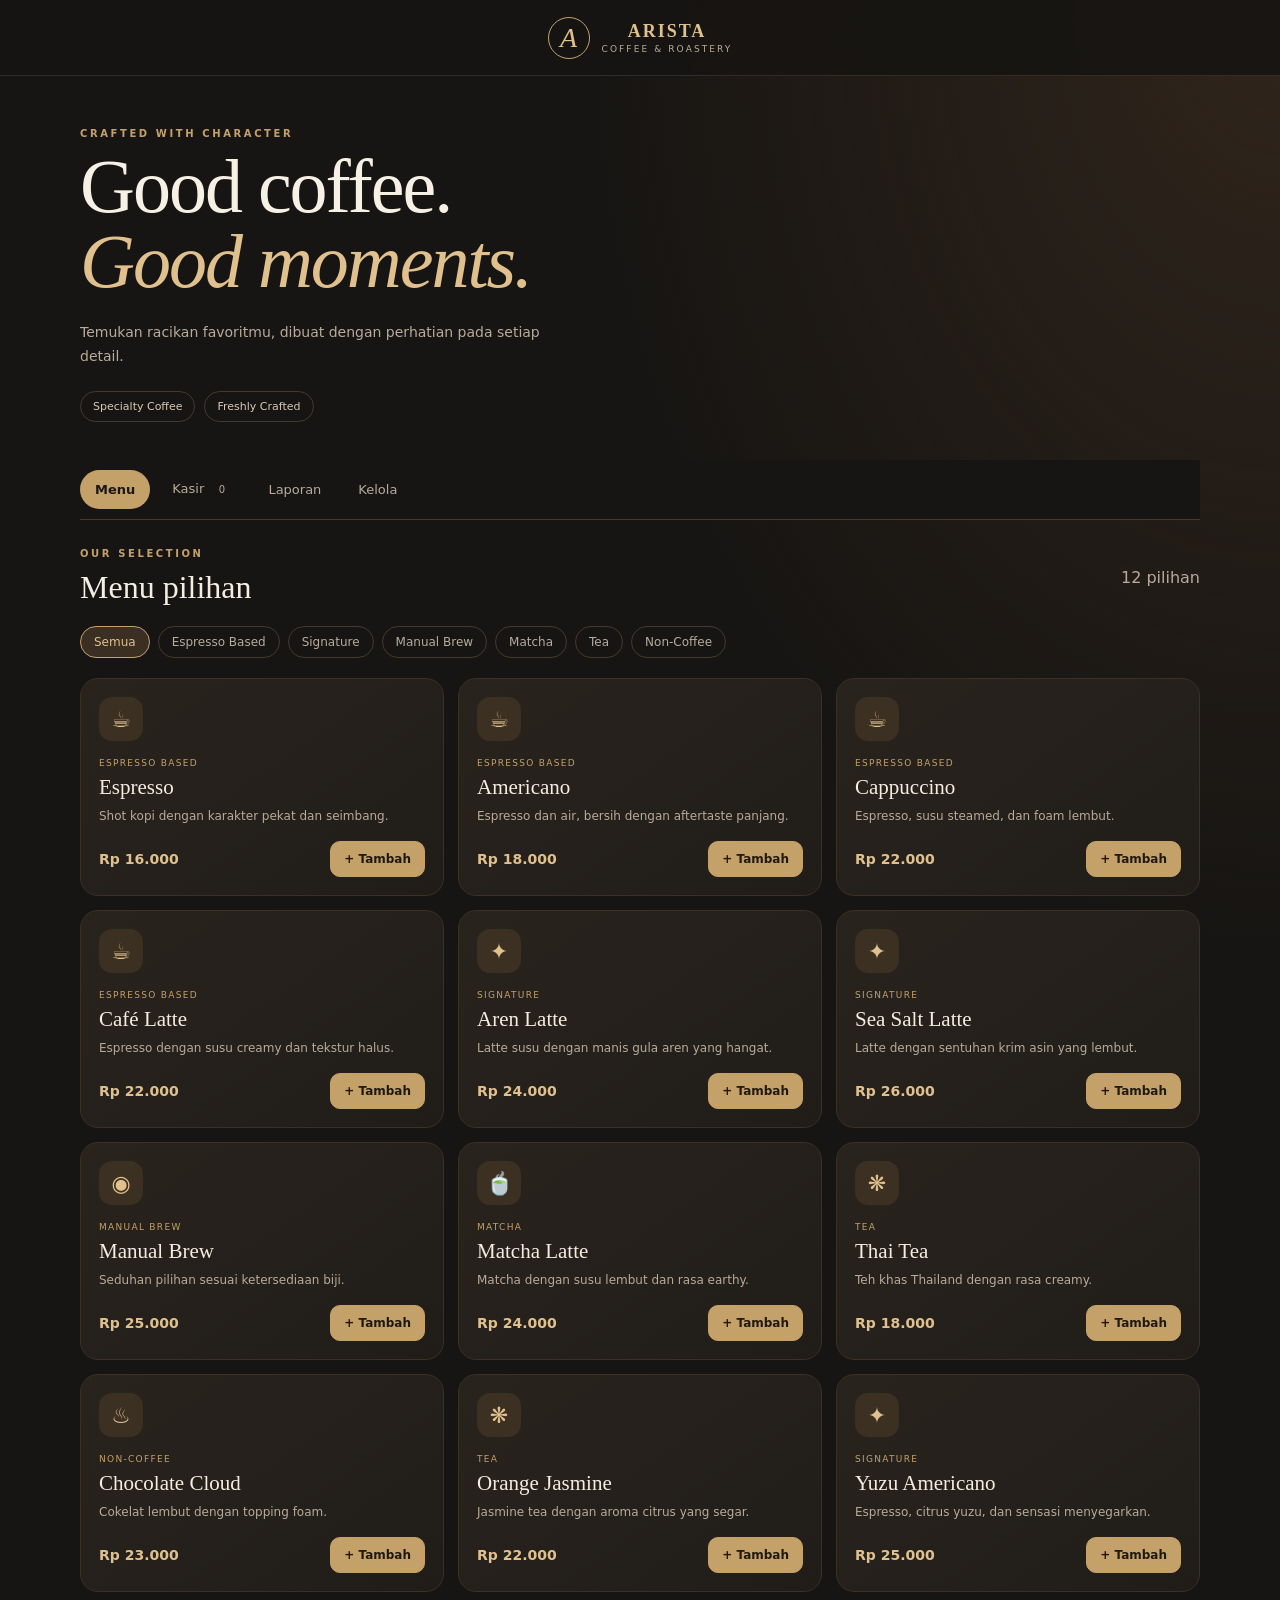
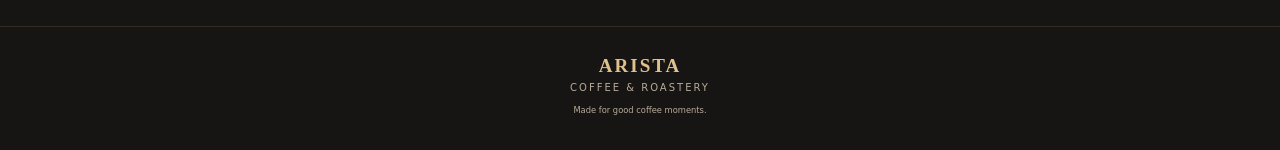
<file: index-baru.html>
<!doctype html>
<html lang="id">
<head>
<meta charset="utf-8">
<meta name="viewport" content="width=device-width,initial-scale=1,viewport-fit=cover">
<meta name="theme-color" content="#171513">
<meta name="description" content="ARISTA Coffee & Roastery — menu digital dan kasir">
<link rel="manifest" href="/arista-coffee/manifest.json">
<style>
:root{--bg:#171513;--panel:#211e1a;--panel2:#2a251f;--gold:#c5a16a;--gold2:#e0c18e;--cream:#f4ede2;--muted:#b8ab9b;--line:#45392c;--danger:#d98d7f;--radius:18px;font-family:Inter,ui-sans-serif,system-ui,-apple-system,BlinkMacSystemFont,"Segoe UI",sans-serif;color:var(--cream);background:var(--bg)}*{box-sizing:border-box}body{margin:0;min-height:100vh;background:radial-gradient(ellipse at top right,#30251b 0,transparent 38%),var(--bg)}button,input,select,textarea{font:inherit}button{cursor:pointer}.topbar{height:76px;display:flex;align-items:center;gap:12px;padding:0 clamp(18px,5vw,64px);border-bottom:1px solid #342b22;background:#171513ed;position:sticky;top:0;z-index:5;backdrop-filter:blur(14px)}.brandmark{width:42px;height:42px;border:1px solid var(--gold);color:var(--gold2);display:grid;place-items:center;font-family:Georgia,serif;font-size:28px;font-style:italic;border-radius:50%}.brandtext{display:flex;flex-direction:column;gap:2px;letter-spacing:2px}.brandtext strong{font:700 18px Georgia,serif;color:var(--gold2)}.brandtext span{font-size:9px;color:var(--muted);letter-spacing:2.1px}.topbar .button{margin-left:auto}main{width:min(1120px,100% - 32px);margin:0 auto}.hero{padding:52px 0 38px;max-width:720px}.eyebrow{font-size:10px;font-weight:800;letter-spacing:2.6px;color:var(--gold);margin:0 0 10px}.hero h1{font:500 clamp(42px,8vw,76px)/.99 Georgia,"Times New Roman",serif;letter-spacing:-2px;margin:0;color:#f7f0e5}.hero h1 em{font-weight:400;color:var(--gold2)}.hero-copy{max-width:480px;line-height:1.7;color:var(--muted);font-size:14px;margin:22px 0}.hero-pills{display:flex;gap:9px;flex-wrap:wrap}.hero-pills span{font-size:11px;border:1px solid var(--line);border-radius:99px;padding:8px 12px;color:#d8c9b4}.tabs{display:flex;gap:7px;overflow:auto;border-bottom:1px solid var(--line);margin-bottom:28px;padding-bottom:10px}.tab{white-space:nowrap;border:0;border-radius:999px;background:transparent;color:var(--muted);padding:10px 15px;font-size:13px}.tab.active{background:var(--gold);color:#1b1712;font-weight:800}.badge{display:inline-grid;place-items:center;background:#17151333;border-radius:50%;min-width:19px;height:19px;margin-left:4px;font-size:10px}.view{display:none;padding-bottom:34px}.view.active{display:block}.section-head{display:flex;align-items:center;justify-content:space-between;gap:16px;margin:0 0 20px}.section-head h2{font:500 32px Georgia,serif;margin:0}.section-head h3{margin:0}.muted{color:var(--muted)}.filters{display:flex;gap:8px;flex-wrap:wrap;margin-bottom:20px}.filter{background:transparent;border:1px solid var(--line);border-radius:99px;color:var(--muted);padding:8px 13px;font-size:12px}.filter.active{background:#3a2f22;color:var(--gold2);border-color:var(--gold)}.menu-grid{display:grid;grid-template-columns:repeat(3,minmax(0,1fr));gap:14px}.menu-card{background:linear-gradient(145deg,#29231d,#201d19);border:1px solid #3a3025;border-radius:var(--radius);padding:18px;min-height:188px;display:flex;flex-direction:column;transition:transform .15s,border-color .15s}.menu-card:hover{transform:translateY(-2px);border-color:#8b704b}.drink-icon{height:44px;width:44px;display:grid;place-items:center;border-radius:13px;background:#3b3022;color:var(--gold2);font-size:22px;margin-bottom:17px}.menu-card .category{font-size:9px;letter-spacing:1.3px;text-transform:uppercase;color:var(--gold);margin-bottom:7px}.menu-card h3{font:500 21px Georgia,serif;margin:0 0 7px}.menu-card p{font-size:12px;line-height:1.5;color:var(--muted);margin:0 0 16px}.menu-card-bottom{margin-top:auto;display:flex;justify-content:space-between;align-items:center;gap:10px}.price{font-weight:800;color:var(--gold2);font-size:14px}.button{border:1px solid var(--line);border-radius:10px;padding:10px 13px;color:var(--cream);background:#302820;font-weight:700;font-size:12px}.button:hover{filter:brightness(1.13)}.button-gold{background:var(--gold);color:#201910;border-color:var(--gold);font-weight:800}.button-outline{background:transparent;border-color:#65503a;color:var(--gold2)}.button-quiet{background:transparent;border-color:transparent;color:var(--muted)}.full{width:100%;padding:14px}.hidden{display:none!important}.pos-layout{display:grid;grid-template-columns:1.15fr .85fr;gap:16px}.panel{background:var(--panel);border:1px solid #3a3025;border-radius:var(--radius);padding:20px;margin-bottom:16px}.panel h3{font:500 21px Georgia,serif;margin:0 0 18px}.cart-items{display:flex;flex-direction:column;gap:10px}.cart-row{display:grid;grid-template-columns:1fr auto;gap:10px;padding:12px 0;border-bottom:1px solid #3a3025}.cart-row:last-child{border-bottom:0}.cart-row strong{font-size:13px}.cart-row small{display:block;color:var(--muted);font-size:11px;margin-top:4px}.cart-controls{display:flex;align-items:center;gap:7px}.qty-btn{width:28px;height:28px;border:1px solid var(--line);border-radius:8px;background:#302820;color:var(--cream)}.cart-line-price{min-width:75px;text-align:right;font-size:12px;font-weight:800}.empty-state{padding:28px 10px;text-align:center;color:var(--muted);font-size:13px}.field-label{display:block;font-size:11px;color:var(--muted);margin:14px 0 7px}.field{width:100%;background:#171513;border:1px solid #4a3d2e;color:var(--cream);border-radius:10px;padding:12px;outline:none}.field:focus{border-color:var(--gold)}textarea.field{resize:vertical}.summary-line{display:flex;justify-content:space-between;align-items:center;margin:17px 0;font-size:13px}.summary-line strong{font-size:14px}.discount-row{display:flex;align-items:center;justify-content:space-between;gap:12px;font-size:12px;color:var(--muted)}.small-field{width:125px;padding:8px}.total-line{border-top:1px solid var(--line);padding-top:17px;font-size:15px}.total-line strong{font-size:23px;color:var(--gold2)}.tiny{font-size:10px;line-height:1.5}.receipt{border:1px dashed var(--gold)}.receipt h3{margin-bottom:5px}.receipt .receipt-brand{font:700 20px Georgia,serif;letter-spacing:2px;color:var(--gold2)}.receipt-row{display:flex;justify-content:space-between;gap:10px;font-size:12px;margin:9px 0}.receipt-actions{display:flex;gap:8px;margin-top:16px}.stats-grid{display:grid;grid-template-columns:repeat(3,1fr);gap:12px;margin-bottom:16px}.stat-card{padding:18px;background:linear-gradient(145deg,#30271f,#211e1a);border:1px solid var(--line);border-radius:15px}.stat-card span{font-size:11px;color:var(--muted);display:block;margin-bottom:12px}.stat-card strong{font:500 clamp(18px,3vw,26px) Georgia,serif;color:var(--gold2);overflow-wrap:anywhere}.history-item,.manage-item{display:flex;align-items:center;justify-content:space-between;gap:12px;padding:13px 0;border-bottom:1px solid #3a3025}.history-item:last-child,.manage-item:last-child{border-bottom:0}.history-item strong,.manage-item strong{font-size:13px}.history-item small,.manage-item small{display:block;color:var(--muted);font-size:10px;margin-top:5px}.history-right{text-align:right;white-space:nowrap}.product-form{display:grid;grid-template-columns:1fr 1fr;gap:0 14px}.product-form .field-label,.product-form .field{grid-column:span 2}.product-form #productCategory,.product-form #productPrice{grid-column:span 2}.form-actions{display:flex;gap:8px;flex-wrap:wrap;margin-top:16px}.manage-actions{display:flex;gap:5px}.manage-actions .button{padding:7px 9px}.file-label{display:inline-flex;align-items:center}footer{border-top:1px solid #342b22;padding:28px 16px 35px;text-align:center;display:flex;align-items:center;flex-direction:column;gap:5px;color:var(--muted);font-size:10px;letter-spacing:2px}.footer-logo{font:700 19px Georgia,serif;color:var(--gold2)}footer small{letter-spacing:0;margin-top:7px}.toast{position:fixed;bottom:22px;left:50%;transform:translate(-50%,20px);opacity:0;pointer-events:none;background:#f4ede2;color:#201910;padding:12px 17px;border-radius:12px;box-shadow:0 8px 30px #0008;font-size:12px;font-weight:800;transition:.2s;z-index:10;max-width:90vw;text-align:center}.toast.show{opacity:1;transform:translate(-50%,0)}@media(max-width:760px){.hero{padding:38px 0 28px}.menu-grid{grid-template-columns:repeat(2,minmax(0,1fr));gap:10px}.menu-card{padding:14px;min-height:200px}.menu-card h3{font-size:18px}.pos-layout{grid-template-columns:1fr}.stats-grid{grid-template-columns:1fr 1fr}.stat-card:last-child{grid-column:span 2}.section-head h2{font-size:28px}.panel{padding:16px}}@media(max-width:390px){.menu-grid{grid-template-columns:1fr}.menu-card{min-height:unset}.menu-card .drink-icon{margin-bottom:10px}.tabs{gap:2px}.tab{padding:9px 11px}}@media print{body{background:white;color:#111}.topbar,main>section:not(#cashierView),.hero,.tabs,#cashierView>.section-head,.pos-layout,footer,.receipt-actions{display:none!important}#cashierView{display:block!important}.receipt{display:block!important;background:white;color:#111;border:0}.receipt .muted,.receipt small{color:#444}.receipt .receipt-brand{color:#111}.receipt .button{display:none}}
/* Enhancements: product photos and profit fields */
.menu-photo{width:100%;height:128px;object-fit:cover;border-radius:12px;margin-bottom:13px;background:#302820;border:1px solid var(--line)}
.image-preview-wrap{display:flex;align-items:center;gap:10px;flex-wrap:wrap;margin-top:8px;grid-column:span 2}
.image-preview-wrap img{width:100px;height:100px;object-fit:cover;border-radius:12px;border:1px solid var(--line)}
.product-form .summary-line{grid-column:span 2;margin:8px 0;padding:10px 0;border-bottom:1px solid var(--line)}
.product-form .summary-line strong{color:var(--gold2)}
.manage-item{align-items:flex-start}
.manage-thumb{width:54px;height:54px;object-fit:cover;border-radius:10px;float:left;margin-right:10px;border:1px solid var(--line)}
@media(max-width:760px){.menu-photo{height:112px}}

</style>
<title>ARISTA Coffee & Roastery</title>
</head>
<body>
<header class="topbar">
  <div class="brandmark">A</div>
  <div class="brandtext"><strong>ARISTA</strong><span>COFFEE & ROASTERY</span></div>
  <button id="installBtn" class="button button-outline hidden">Install App</button>
</header>
<main>
  <section class="hero">
    <p class="eyebrow">CRAFTED WITH CHARACTER</p>
    <h1>Good coffee.<br><em>Good moments.</em></h1>
    <p class="hero-copy">Temukan racikan favoritmu, dibuat dengan perhatian pada setiap detail.</p>
    <div class="hero-pills"><span>Specialty Coffee</span><span>Freshly Crafted</span></div>
  </section>

  <nav class="tabs" aria-label="Navigasi utama">
    <button class="tab active" data-view="menuView">Menu</button>
    <button class="tab" data-view="cashierView">Kasir <span id="cartBadge" class="badge">0</span></button>
    <button class="tab" data-view="reportView">Laporan</button>
    <button class="tab" data-view="manageView">Kelola</button>
  </nav>

  <section id="menuView" class="view active">
    <div class="section-head"><div><p class="eyebrow">OUR SELECTION</p><h2>Menu pilihan</h2></div><span class="muted" id="menuCount"></span></div>
    <div id="categoryFilters" class="filters"></div>
    <div id="menuGrid" class="menu-grid"></div>
  </section>

  <section id="cashierView" class="view">
    <div class="section-head"><div><p class="eyebrow">POINT OF SALE</p><h2>Kasir</h2></div><button id="clearCartBtn" class="button button-quiet">Kosongkan</button></div>
    <div class="pos-layout">
      <div class="panel"><h3>Pesanan saat ini</h3><div id="cartItems" class="cart-items"></div><div class="empty-state" id="cartEmpty">Belum ada item. Tambahkan dari menu, ya.</div></div>
      <div class="panel summary-panel">
        <h3>Ringkasan</h3>
        <label class="field-label" for="customerName">Nama pelanggan (opsional)</label><input id="customerName" class="field" placeholder="Nama pelanggan">
        <div class="summary-line"><span>Subtotal</span><strong id="subtotal">Rp0</strong></div>
        <div class="discount-row"><label for="discount">Diskon (Rp)</label><input id="discount" class="field small-field" type="number" min="0" value="0"></div>
        <div class="summary-line total-line"><span>Total</span><strong id="total">Rp0</strong></div>
        <label class="field-label" for="paymentMethod">Metode pembayaran</label>
        <select id="paymentMethod" class="field"><option>Tunai</option><option>QRIS (dicatat manual)</option><option>Debit/Kredit</option><option>Transfer</option></select>
        <label class="field-label" for="paidAmount">Uang diterima (khusus tunai)</label><input id="paidAmount" class="field" type="number" min="0" placeholder="Masukkan jumlah pembayaran">
        <div class="summary-line"><span>Kembalian</span><strong id="changeAmount">Rp0</strong></div>
        <button id="checkoutBtn" class="button button-gold full">Selesaikan transaksi</button>
        <p class="tiny muted">Pembayaran QRIS di sini hanya dicatat oleh kasir, bukan memproses pembayaran otomatis.</p>
      </div>
    </div>
    <div id="receiptArea" class="panel receipt hidden"></div>
  </section>

  <section id="reportView" class="view">
    <div class="section-head"><div><p class="eyebrow">BUSINESS SNAPSHOT</p><h2>Laporan penjualan</h2></div><button id="exportBtn" class="button button-outline">Ekspor CSV</button></div>
    <div class="stats-grid">
      <div class="stat-card"><span>Omzet hari ini</span><strong id="todayRevenue">Rp0</strong></div>
      <div class="stat-card"><span>Transaksi hari ini</span><strong id="todayCount">0</strong></div>
      <div class="stat-card"><span>Total transaksi</span><strong id="allCount">0</strong></div>
      <div class="stat-card"><span>Untung kotor hari ini</span><strong id="todayProfit">Rp0</strong></div>
      <div class="stat-card"><span>Margin kotor hari ini</span><strong id="todayMargin">0%</strong></div>
    </div>
    <div class="panel"><div class="section-head"><h3>Riwayat transaksi</h3><button id="clearSalesBtn" class="button button-quiet">Hapus riwayat</button></div><div id="salesHistory"></div></div>
  </section>

  <section id="manageView" class="view">
    <div class="section-head"><div><p class="eyebrow">MENU MANAGEMENT</p><h2>Kelola menu</h2></div></div>
    <div class="panel">
      <h3 id="formTitle">Tambah menu baru</h3>
      <form id="productForm" class="product-form">
        <input id="productId" type="hidden">
        <label class="field-label" for="productName">Nama minuman</label><input id="productName" class="field" required placeholder="Contoh: Aren Latte">
        <label class="field-label" for="productCategory">Kategori (boleh buat kategori baru)</label><input id="productCategory" class="field" list="categoryOptions" required value="Espresso Based" placeholder="Contoh: Signature"><datalist id="categoryOptions"><option>Espresso Based</option><option>Signature</option><option>Manual Brew</option><option>Non-Coffee</option><option>Matcha</option><option>Tea</option></datalist>
        <label class="field-label" for="productCost">Modal per gelas (Rp)</label><input id="productCost" class="field" type="number" min="0" step="100" placeholder="Contoh: 8000">
        <label class="field-label" for="productPrice">Harga jual (Rp)</label><input id="productPrice" class="field" required type="number" min="0" step="500" placeholder="22000">
        <div class="summary-line"><span>Selisih / untung per gelas</span><strong id="productProfitPreview">Rp0</strong></div>
        <div class="summary-line"><span>Margin kotor</span><strong id="productMarginPreview">0%</strong></div>
        <label class="field-label" for="productImage">Foto menu (opsional)</label><input id="productImage" class="field" type="file" accept="image/*">
        <div id="imagePreviewWrap" class="image-preview-wrap hidden"><img id="imagePreview" alt="Pratinjau foto menu"><button id="removeImageBtn" class="button button-quiet" type="button">Hapus foto</button></div>
        <label class="field-label" for="productDesc">Deskripsi singkat</label><textarea id="productDesc" class="field" rows="2" placeholder="Rasa, bahan, atau catatan menu"></textarea>
        <div class="form-actions"><button class="button button-gold" type="submit">Simpan menu</button><button id="cancelEditBtn" class="button button-outline hidden" type="button">Batal edit</button></div>
      </form>
    </div>
    <div class="panel"><h3>Daftar menu</h3><div id="manageList"></div></div>
    <div class="panel"><h3>Data aplikasi</h3><p class="muted">Data tersimpan lokal pada browser/perangkat ini. Ekspor cadangan secara berkala.</p><div class="form-actions"><button id="backupBtn" class="button button-outline">Unduh backup JSON</button><label class="button button-outline file-label">Pulihkan backup<input id="restoreInput" type="file" accept="application/json" hidden></label></div></div>
  </section>
</main>
<footer><span class="footer-logo">ARISTA</span><span>COFFEE & ROASTERY</span><small>Made for good coffee moments.</small></footer>
<div id="toast" class="toast" role="status"></div>
<script>
const STORE_KEY = "arista_coffee_v1";
const rupiah = n => new Intl.NumberFormat("id-ID",{style:"currency",currency:"IDR",maximumFractionDigits:0}).format(Number(n)||0);
const todayKey = () => { const d=new Date(); return `${d.getFullYear()}-${String(d.getMonth()+1).padStart(2,"0")}-${String(d.getDate()).padStart(2,"0")}`; };
const uid = () => "p"+Date.now().toString(36)+Math.random().toString(36).slice(2,6);
const defaults = [
 {id:"d1",name:"Espresso",category:"Espresso Based",price:16000,cost:null,image:"",desc:"Shot kopi dengan karakter pekat dan seimbang."},
 {id:"d2",name:"Americano",category:"Espresso Based",price:18000,cost:null,image:"",desc:"Espresso dan air, bersih dengan aftertaste panjang."},
 {id:"d3",name:"Cappuccino",category:"Espresso Based",price:22000,cost:null,image:"",desc:"Espresso, susu steamed, dan foam lembut."},
 {id:"d4",name:"Café Latte",category:"Espresso Based",price:22000,cost:null,image:"",desc:"Espresso dengan susu creamy dan tekstur halus."},
 {id:"d5",name:"Aren Latte",category:"Signature",price:24000,cost:null,image:"",desc:"Latte susu dengan manis gula aren yang hangat."},
 {id:"d6",name:"Sea Salt Latte",category:"Signature",price:26000,cost:null,image:"",desc:"Latte dengan sentuhan krim asin yang lembut."},
 {id:"d7",name:"Manual Brew",category:"Manual Brew",price:25000,cost:null,image:"",desc:"Seduhan pilihan sesuai ketersediaan biji."},
 {id:"d8",name:"Matcha Latte",category:"Matcha",price:24000,cost:null,image:"",desc:"Matcha dengan susu lembut dan rasa earthy."},
 {id:"d9",name:"Thai Tea",category:"Tea",price:18000,cost:null,image:"",desc:"Teh khas Thailand dengan rasa creamy."},
 {id:"d10",name:"Chocolate Cloud",category:"Non-Coffee",price:23000,cost:null,image:"",desc:"Cokelat lembut dengan topping foam."},
 {id:"d11",name:"Orange Jasmine",category:"Tea",price:22000,cost:null,image:"",desc:"Jasmine tea dengan aroma citrus yang segar."},
 {id:"d12",name:"Yuzu Americano",category:"Signature",price:25000,cost:null,image:"",desc:"Espresso, citrus yuzu, dan sensasi menyegarkan."}
];
let state = loadState();
let cart = [];
let activeCategory = "Semua";
let deferredPrompt = null;
function loadState(){
 try{
  const saved=JSON.parse(localStorage.getItem(STORE_KEY));
  if(saved && Array.isArray(saved.products) && Array.isArray(saved.sales)){ saved.products=saved.products.map(p=>({...p,cost:Number.isFinite(p.cost)?p.cost:null,image:p.image||""})); return saved; }
 }catch(e){}
 return {products:defaults,sales:[]};
}
function saveState(){localStorage.setItem(STORE_KEY,JSON.stringify(state));}
function toast(msg){const el=document.getElementById("toast");el.textContent=msg;el.classList.add("show");setTimeout(()=>el.classList.remove("show"),2400);}
function esc(s){return String(s??"").replace(/[&<>"']/g,c=>({"&":"&amp;","<":"&lt;",">":"&gt;",'"':"&quot;","'":"&#39;"}[c]));}
function iconFor(cat){return ({"Espresso Based":"☕","Signature":"✦","Manual Brew":"◉","Non-Coffee":"♨","Matcha":"🍵","Tea":"❋"})[cat]||"☕";}
function grossProfit(sale){if(!sale.items.every(x=>Number.isFinite(x.cost)))return null;return sale.total-sale.items.reduce((sum,x)=>sum+x.cost*x.qty,0);}
function photoMarkup(p,cls="menu-photo"){return p.image?`<img class="${cls}" src="${p.image}" alt="Foto ${esc(p.name)}">`:"";}
let editingImage="";
function switchView(id){
 document.querySelectorAll(".view").forEach(v=>v.classList.toggle("active",v.id===id));
 document.querySelectorAll(".tab").forEach(t=>t.classList.toggle("active",t.dataset.view===id));
 if(id==="reportView")renderReports();
 if(id==="manageView")renderManage();
 if(id==="cashierView")renderCart();
 window.scrollTo({top:0,behavior:"smooth"});
}
document.querySelectorAll(".tab").forEach(b=>b.addEventListener("click",()=>switchView(b.dataset.view)));
function renderFilters(){
 const cats=["Semua",...new Set(state.products.map(p=>p.category))];
 const el=document.getElementById("categoryFilters");
 if(!cats.includes(activeCategory))activeCategory="Semua";
 el.innerHTML=cats.map(c=>`<button class="filter ${c===activeCategory?"active":""}" data-cat="${esc(c)}">${esc(c)}</button>`).join("");
 el.querySelectorAll("button").forEach(b=>b.addEventListener("click",()=>{activeCategory=b.dataset.cat;renderFilters();renderMenu();}));
}
function renderMenu(){
 const list=state.products.filter(p=>activeCategory==="Semua"||p.category===activeCategory);
 document.getElementById("menuCount").textContent=`${list.length} pilihan`;
 document.getElementById("menuGrid").innerHTML=list.length?list.map(p=>`<article class="menu-card">${photoMarkup(p)}<div class="drink-icon ${p.image?"hidden":""}">${iconFor(p.category)}</div><div class="category">${esc(p.category)}</div><h3>${esc(p.name)}</h3><p>${esc(p.desc||"Dibuat segar saat dipesan.")}</p><div class="menu-card-bottom"><span class="price">${rupiah(p.price)}</span><button class="button button-gold" data-add="${p.id}">+ Tambah</button></div></article>`).join(""):`<div class="empty-state">Belum ada menu pada kategori ini.</div>`;
 document.querySelectorAll("[data-add]").forEach(b=>b.addEventListener("click",()=>addToCart(b.dataset.add)));
}
function addToCart(id){
 const p=state.products.find(x=>x.id===id);if(!p)return;
 const item=cart.find(x=>x.id===id);if(item)item.qty++;else cart.push({...p,qty:1});
 renderCart();toast(`${p.name} ditambahkan`);
}
function subtotal(){return cart.reduce((s,x)=>s+x.price*x.qty,0);}
function discount(){return Math.min(Math.max(0,Number(document.getElementById("discount").value)||0),subtotal());}
function total(){return Math.max(0,subtotal()-discount());}
function renderCart(){
 document.getElementById("cartBadge").textContent=cart.reduce((s,x)=>s+x.qty,0);
 document.getElementById("cartEmpty").classList.toggle("hidden",cart.length>0);
 document.getElementById("cartItems").innerHTML=cart.map(x=>`<div class="cart-row"><div><strong>${esc(x.name)}</strong><small>${rupiah(x.price)} / item</small><div class="cart-controls"><button class="qty-btn" data-dec="${x.id}" aria-label="Kurangi">−</button><span>${x.qty}</span><button class="qty-btn" data-inc="${x.id}" aria-label="Tambah">+</button><button class="button button-quiet" data-remove="${x.id}">Hapus</button></div></div><div class="cart-line-price">${rupiah(x.price*x.qty)}</div></div>`).join("");
 document.querySelectorAll("[data-inc]").forEach(b=>b.onclick=()=>{const x=cart.find(i=>i.id===b.dataset.inc);if(x)x.qty++;renderCart();});
 document.querySelectorAll("[data-dec]").forEach(b=>b.onclick=()=>{const x=cart.find(i=>i.id===b.dataset.dec);if(x)x.qty--;cart=cart.filter(i=>i.qty>0);renderCart();});
 document.querySelectorAll("[data-remove]").forEach(b=>b.onclick=()=>{cart=cart.filter(i=>i.id!==b.dataset.remove);renderCart();});
 document.getElementById("subtotal").textContent=rupiah(subtotal());
 document.getElementById("total").textContent=rupiah(total());
 updateChange();
}
function updateChange(){
 const paid=Number(document.getElementById("paidAmount").value)||0;
 document.getElementById("changeAmount").textContent=rupiah(Math.max(0,paid-total()));
}
document.getElementById("discount").addEventListener("input",()=>{renderCart();});
document.getElementById("paidAmount").addEventListener("input",updateChange);
document.getElementById("clearCartBtn").addEventListener("click",()=>{if(cart.length&&!confirm("Kosongkan semua item di keranjang?"))return;cart=[];document.getElementById("discount").value=0;renderCart();});
document.getElementById("checkoutBtn").addEventListener("click",()=>{
 if(!cart.length){toast("Keranjang masih kosong");return;}
 const method=document.getElementById("paymentMethod").value;
 const paid=Number(document.getElementById("paidAmount").value)||0;
 if(method==="Tunai"&&paid<total()){toast("Uang diterima belum mencukupi");return;}
 const sale={id:"AR"+Date.now().toString().slice(-8),time:new Date().toISOString(),date:todayKey(),customer:document.getElementById("customerName").value.trim(),items:cart.map(x=>({...x})),subtotal:subtotal(),discount:discount(),total:total(),method,paid:method==="Tunai"?paid:total(),change:method==="Tunai"?Math.max(0,paid-total()):0};
 state.sales.unshift(sale);saveState();renderReceipt(sale);cart=[];document.getElementById("discount").value=0;document.getElementById("paidAmount").value="";document.getElementById("customerName").value="";renderCart();toast("Transaksi tersimpan");renderReports();
});
function renderReceipt(s){
 const el=document.getElementById("receiptArea");el.classList.remove("hidden");
 el.innerHTML=`<div class="receipt-brand">ARISTA</div><div class="muted">COFFEE & ROASTERY</div><hr><div class="receipt-row"><span>No. transaksi</span><strong>${esc(s.id)}</strong></div><div class="receipt-row"><span>Waktu</span><span>${new Date(s.time).toLocaleString("id-ID")}</span></div>${s.customer?`<div class="receipt-row"><span>Pelanggan</span><span>${esc(s.customer)}</span></div>`:""}<hr>${s.items.map(x=>`<div class="receipt-row"><span>${esc(x.name)} × ${x.qty}</span><strong>${rupiah(x.price*x.qty)}</strong></div>`).join("")}<hr><div class="receipt-row"><span>Subtotal</span><span>${rupiah(s.subtotal)}</span></div><div class="receipt-row"><span>Diskon</span><span>− ${rupiah(s.discount)}</span></div><div class="receipt-row"><strong>Total</strong><strong>${rupiah(s.total)}</strong></div><div class="receipt-row"><span>Pembayaran</span><span>${esc(s.method)}</span></div>${s.method==="Tunai"?`<div class="receipt-row"><span>Diterima / Kembali</span><span>${rupiah(s.paid)} / ${rupiah(s.change)}</span></div>`:""}<hr><p class="tiny">Terima kasih sudah mampir. Semoga harimu sebaik kopimu.</p><div class="receipt-actions"><button class="button button-gold" id="printReceiptBtn">Cetak struk</button><button class="button button-outline" id="hideReceiptBtn">Tutup</button></div>`;
 document.getElementById("printReceiptBtn").onclick=()=>window.print();
 document.getElementById("hideReceiptBtn").onclick=()=>el.classList.add("hidden");
}
function renderReports(){
 const today=state.sales.filter(s=>s.date===todayKey());
 document.getElementById("todayRevenue").textContent=rupiah(today.reduce((a,s)=>a+s.total,0));
 document.getElementById("todayCount").textContent=today.length;
 document.getElementById("allCount").textContent=state.sales.length;
 const known=today.map(grossProfit);
 document.getElementById("todayProfit").textContent=known.every(v=>v!==null)?rupiah(known.reduce((a,v)=>a+v,0)):(today.length?"Isi modal menu":"Rp0");
 const revenue=today.reduce((a,s)=>a+s.total,0);
 document.getElementById("todayMargin").textContent=known.every(v=>v!==null)?(revenue?`${(known.reduce((a,v)=>a+v,0)/revenue*100).toFixed(1)}%`:"0%"):(today.length?"—":"0%");
 const el=document.getElementById("salesHistory");
 el.innerHTML=state.sales.length?state.sales.slice(0,100).map(s=>`<div class="history-item"><div><strong>${esc(s.id)} · ${esc(s.customer||"Pelanggan")}</strong><small>${new Date(s.time).toLocaleString("id-ID")} · ${esc(s.method)} · ${s.items.reduce((n,x)=>n+x.qty,0)} item</small></div><div class="history-right"><strong>${rupiah(s.total)}</strong><small><button class="button button-quiet" data-viewsale="${s.id}">Lihat struk</button></small></div></div>`).join(""):`<div class="empty-state">Belum ada transaksi yang tercatat.</div>`;
 el.querySelectorAll("[data-viewsale]").forEach(b=>b.onclick=()=>{const s=state.sales.find(x=>x.id===b.dataset.viewsale);if(s){switchView("cashierView");renderReceipt(s);document.getElementById("receiptArea").scrollIntoView({behavior:"smooth"});}});
}
document.getElementById("clearSalesBtn").addEventListener("click",()=>{
 if(!state.sales.length){toast("Belum ada riwayat");return;}
 if(confirm("Hapus seluruh riwayat penjualan dari perangkat ini? Sebaiknya ekspor backup terlebih dahulu.")){state.sales=[];saveState();renderReports();toast("Riwayat dihapus");}
});
document.getElementById("exportBtn").addEventListener("click",()=>{
 const rows=[["ID Transaksi","Waktu","Pelanggan","Item","Subtotal","Diskon","Total","Pembayaran"],...state.sales.map(s=>[s.id,new Date(s.time).toLocaleString("id-ID"),s.customer,s.items.map(x=>`${x.name} x${x.qty}`).join("; "),s.subtotal,s.discount,s.total,s.method])];
 downloadFile("arista-penjualan-"+todayKey()+".csv","\ufeff"+rows.map(r=>r.map(v=>`"${String(v??"").replace(/"/g,'""')}"`).join(",")).join("\n"),"text/csv;charset=utf-8");
});
function downloadFile(name,data,type){const blob=new Blob([data],{type});const url=URL.createObjectURL(blob);const a=document.createElement("a");a.href=url;a.download=name;a.click();URL.revokeObjectURL(url);}
function renderManage(){
 const el=document.getElementById("manageList");
 el.innerHTML=state.products.length?state.products.map(p=>`<div class="manage-item"><div>${p.image?`<img class="manage-thumb" src="${p.image}" alt="">`:""}<strong>${esc(p.name)} · Jual ${rupiah(p.price)}</strong><small>${esc(p.category)} · Modal ${Number.isFinite(p.cost)?rupiah(p.cost):"belum diisi"} · Selisih ${Number.isFinite(p.cost)?rupiah(p.price-p.cost):"—"}${p.desc?" — "+esc(p.desc):""}</small></div><div class="manage-actions"><button class="button button-outline" data-edit="${p.id}">Edit</button><button class="button" data-del="${p.id}">Hapus</button></div></div>`).join(""):`<div class="empty-state">Menu masih kosong.</div>`;
 el.querySelectorAll("[data-edit]").forEach(b=>b.onclick=()=>editProduct(b.dataset.edit));
 el.querySelectorAll("[data-del]").forEach(b=>b.onclick=()=>deleteProduct(b.dataset.del));
}
function resetProductForm(){document.getElementById("productForm").reset();document.getElementById("productId").value="";document.getElementById("formTitle").textContent="Tambah menu baru";document.getElementById("cancelEditBtn").classList.add("hidden");editingImage="";showImagePreview("");updateProfitPreview();}
function editProduct(id){
 const p=state.products.find(x=>x.id===id);if(!p)return;
 document.getElementById("productId").value=p.id;document.getElementById("productName").value=p.name;document.getElementById("productCategory").value=p.category;document.getElementById("productCost").value=Number.isFinite(p.cost)?p.cost:"";document.getElementById("productPrice").value=p.price;document.getElementById("productDesc").value=p.desc||"";editingImage=p.image||"";document.getElementById("productImage").value="";showImagePreview(editingImage);updateProfitPreview();
 document.getElementById("formTitle").textContent="Edit menu";document.getElementById("cancelEditBtn").classList.remove("hidden");document.getElementById("productForm").scrollIntoView({behavior:"smooth"});
}
function deleteProduct(id){const p=state.products.find(x=>x.id===id);if(!p)return;if(confirm(`Hapus menu "${p.name}"?`)){state.products=state.products.filter(x=>x.id!==id);saveState();renderAll();toast("Menu dihapus");}}
async function compressImage(file){return new Promise((resolve,reject)=>{const reader=new FileReader();reader.onerror=reject;reader.onload=()=>{const img=new Image();img.onerror=reject;img.onload=()=>{const max=720,scale=Math.min(1,max/Math.max(img.width,img.height));const canvas=document.createElement("canvas");canvas.width=Math.round(img.width*scale);canvas.height=Math.round(img.height*scale);canvas.getContext("2d").drawImage(img,0,0,canvas.width,canvas.height);resolve(canvas.toDataURL("image/jpeg",0.72));};img.src=reader.result;};reader.readAsDataURL(file);});}
function showImagePreview(src){const wrap=document.getElementById("imagePreviewWrap"),img=document.getElementById("imagePreview");if(src){img.src=src;wrap.classList.remove("hidden");}else{img.removeAttribute("src");wrap.classList.add("hidden");}}
function updateProfitPreview(){const cost=document.getElementById("productCost").value,price=Number(document.getElementById("productPrice").value)||0;const c=cost===""?null:Number(cost);document.getElementById("productProfitPreview").textContent=c===null?"Isi modal dulu":rupiah(price-c);document.getElementById("productMarginPreview").textContent=c===null||!price?"—":`${((price-c)/price*100).toFixed(1)}%`;}
document.getElementById("productCost").addEventListener("input",updateProfitPreview);document.getElementById("productPrice").addEventListener("input",updateProfitPreview);
document.getElementById("productImage").addEventListener("change",async e=>{const file=e.target.files[0];if(!file)return;try{editingImage=await compressImage(file);showImagePreview(editingImage);toast("Foto siap disimpan");}catch(err){toast("Foto tidak bisa dibaca");}});
document.getElementById("removeImageBtn").addEventListener("click",()=>{editingImage="";document.getElementById("productImage").value="";showImagePreview("");});
document.getElementById("productForm").addEventListener("submit",async e=>{
 e.preventDefault();const id=document.getElementById("productId").value;
 const costText=document.getElementById("productCost").value;
 const p={id:id||uid(),name:document.getElementById("productName").value.trim(),category:document.getElementById("productCategory").value.trim()||"Lainnya",cost:costText===""?null:Math.max(0,Number(costText)||0),price:Math.max(0,Number(document.getElementById("productPrice").value)||0),image:editingImage,desc:document.getElementById("productDesc").value.trim()};
 if(!p.name){toast("Nama menu wajib diisi");return;}
 if(p.cost!==null&&p.cost>p.price){if(!confirm("Modal lebih tinggi dari harga jual. Simpan sebagai menu rugi?"))return;}
 if(id)state.products=state.products.map(x=>x.id===id?p:x);else state.products.push(p);
 try{saveState();resetProductForm();renderAll();toast("Menu tersimpan. Selisih dan laporan ikut diperbarui.");}catch(err){toast("Penyimpanan gagal. Foto mungkin terlalu besar.");}
});
document.getElementById("cancelEditBtn").addEventListener("click",resetProductForm);
document.getElementById("backupBtn").addEventListener("click",()=>downloadFile("arista-backup-"+todayKey()+".json",JSON.stringify(state,null,2),"application/json"));
document.getElementById("restoreInput").addEventListener("change",async e=>{
 const file=e.target.files[0];if(!file)return;
 try{const obj=JSON.parse(await file.text());if(!Array.isArray(obj.products)||!Array.isArray(obj.sales))throw new Error("Format tidak sesuai");if(confirm("Pulihkan data dari backup? Data saat ini akan diganti.")){state=obj;saveState();cart=[];renderAll();toast("Backup berhasil dipulihkan");}}catch(err){toast("File backup tidak valid");}e.target.value="";
});
function renderAll(){renderFilters();renderMenu();renderCart();renderReports();renderManage();updateProfitPreview();}
window.addEventListener("beforeinstallprompt",e=>{e.preventDefault();deferredPrompt=e;document.getElementById("installBtn").classList.remove("hidden");});
document.getElementById("installBtn").addEventListener("click",async()=>{if(!deferredPrompt){toast("Gunakan menu browser: Tambahkan ke layar utama");return;}deferredPrompt.prompt();await deferredPrompt.userChoice;deferredPrompt=null;document.getElementById("installBtn").classList.add("hidden");});

renderAll();

</script>
</body>
<style>
.topbar {
  justify-content: center;
}
.brandtext {
  text-align: center;
  align-items: center;
}
.topbar .button {
  position: absolute;
  right: 18px;
  margin-left: 0;
}
.tabs {
  position: sticky;
  top: 76px;
  z-index: 10;
  background: var(--bg);
  padding-top: 10px;
}
</style>
</html>
</file>
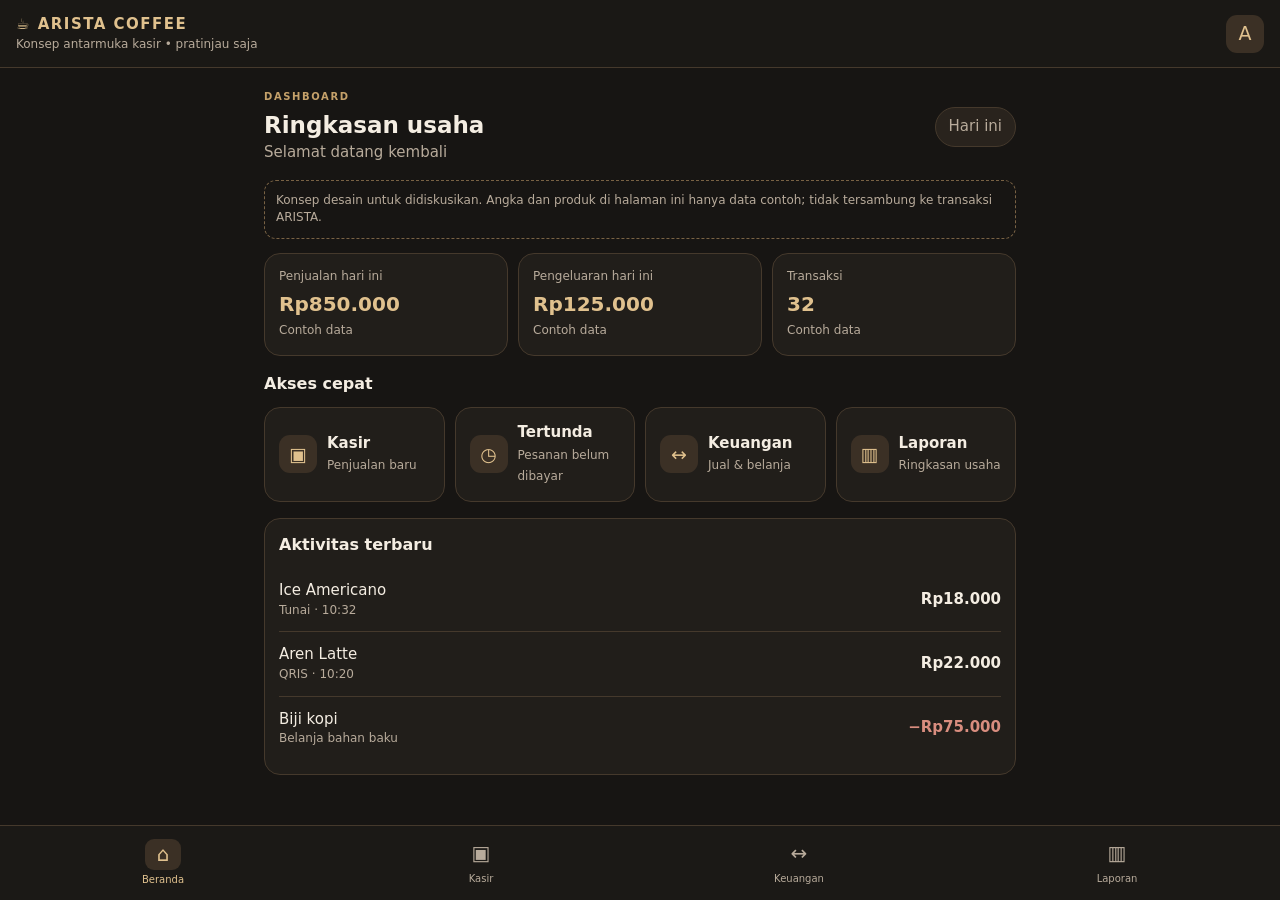
<file: majoo-concept.html>
<!doctype html>
<html lang="id">
<head>
<meta charset="utf-8"><meta name="viewport" content="width=device-width,initial-scale=1">
<title>ARISTA Coffee — Konsep Antarmuka Kasir</title>
<style>
:root{--bg:#171513;--panel:#211e1a;--panel2:#29231d;--gold:#c5a16a;--gold2:#e0c18e;--text:#f4ede2;--muted:#b8ab9b;--line:#45392c;--red:#d98d7f;--green:#a9c5a0}
*{box-sizing:border-box}body{margin:0;background:var(--bg);color:var(--text);font:15px/1.45 system-ui,-apple-system,Segoe UI,sans-serif;padding-bottom:88px}button,input,select{font:inherit}button{cursor:pointer}header{position:sticky;top:0;z-index:5;background:#1b1916ee;backdrop-filter:blur(12px);border-bottom:1px solid var(--line);padding:14px 16px;display:flex;justify-content:space-between;align-items:center}.brand{font-weight:850;letter-spacing:1.5px;color:var(--gold2)}.sub{font-size:12px;color:var(--muted)}main{max-width:780px;margin:auto;padding:18px 14px}.view{display:none}.view.active{display:block}.head{display:flex;justify-content:space-between;align-items:center;gap:10px;margin:4px 0 16px}.eyebrow{font-size:10px;letter-spacing:1.6px;color:var(--gold);font-weight:800;margin:0 0 4px}h1,h2,h3,p{margin-top:0}h2{margin-bottom:0;font-size:23px}h3{font-size:16px;margin:0 0 12px}.muted{color:var(--muted)}.panel,.metric,.product,.quick{background:var(--panel);border:1px solid var(--line);border-radius:16px;padding:14px}.grid{display:grid;grid-template-columns:repeat(2,minmax(0,1fr));gap:10px}.metrics{display:grid;grid-template-columns:repeat(2,minmax(0,1fr));gap:10px;margin-bottom:16px}.metric label{display:block;font-size:12px;color:var(--muted)}.metric strong{display:block;color:var(--gold2);font-size:20px;margin-top:5px}.quick-grid{display:grid;grid-template-columns:repeat(2,minmax(0,1fr));gap:10px}.quick{display:flex;align-items:center;gap:10px;text-align:left;color:var(--text);min-height:74px}.ico{width:38px;height:38px;display:grid;place-items:center;background:#3b3025;color:var(--gold2);border-radius:11px;font-size:19px;flex-shrink:0}.search,.field{width:100%;border:1px solid var(--line);border-radius:11px;background:#211e1a;color:var(--text);padding:12px;outline:none}.filters{display:flex;gap:8px;overflow:auto;padding:12px 0}.chip{border:1px solid var(--line);background:var(--panel2);color:var(--muted);border-radius:99px;padding:8px 13px;white-space:nowrap}.chip.active{background:var(--gold);color:#171513;border-color:var(--gold);font-weight:750}.product{padding:0;overflow:hidden;cursor:pointer;text-align:left;color:var(--text)}.product-art{height:90px;background:linear-gradient(135deg,#3b3025,#211e1a);display:grid;place-items:center;color:var(--gold2);font-size:32px}.product-info{padding:11px}.product-name{font-weight:700}.price{color:var(--gold2);font-weight:750;margin-top:4px}.btn{border:1px solid var(--line);background:var(--panel2);color:var(--text);padding:11px 14px;border-radius:11px}.btn.gold{background:var(--gold);color:#171513;border-color:var(--gold);font-weight:800}.btn.full{width:100%}.row{display:flex;justify-content:space-between;align-items:center;gap:10px}.cartbar{position:fixed;bottom:67px;left:12px;right:12px;max-width:756px;margin:auto;background:var(--gold);color:#171513;border-radius:14px;padding:13px 15px;display:flex;justify-content:space-between;align-items:center;box-shadow:0 8px 30px #0008;z-index:4}.bottom{position:fixed;bottom:0;left:0;right:0;z-index:6;background:#1b1916;border-top:1px solid var(--line);display:grid;grid-template-columns:repeat(4,1fr);padding:7px 4px max(7px,env(safe-area-inset-bottom))}.nav{border:0;background:transparent;color:var(--muted);padding:6px 2px;display:grid;justify-items:center;gap:3px;font-size:10px}.nav b{font-size:20px;font-weight:500}.nav.active{color:var(--gold2)}.nav.active b{background:#3b3025;border-radius:9px;padding:1px 12px}.line{height:1px;background:var(--line);margin:12px 0}.cartitem{padding:12px 0;border-bottom:1px solid var(--line)}.qty{display:flex;align-items:center;gap:10px;margin-top:8px}.qty button{border:1px solid var(--line);background:var(--panel2);color:var(--gold2);border-radius:8px;width:30px;height:30px}.hidden{display:none!important}.note{border:1px dashed #796244;padding:11px;border-radius:12px;color:var(--muted);font-size:12px;margin-bottom:14px}.recent{padding:12px 0;border-bottom:1px solid var(--line)}.recent:last-child{border:0}.fieldlabel{display:block;color:var(--muted);font-size:12px;margin:12px 0 5px}.toast{position:fixed;top:72px;left:50%;transform:translateX(-50%);background:var(--gold);color:#171513;padding:10px 15px;border-radius:10px;z-index:10;display:none;font-weight:700}.toast.show{display:block}@media(min-width:620px){.metrics{grid-template-columns:repeat(3,minmax(0,1fr))}.quick-grid{grid-template-columns:repeat(4,minmax(0,1fr))}.grid{grid-template-columns:repeat(3,minmax(0,1fr))}.product-art{height:110px}}
</style>
</head>
<body>
<header><div><div class="brand">☕ ARISTA COFFEE</div><div class="sub">Konsep antarmuka kasir • pratinjau saja</div></div><div class="ico">A</div></header>
<main>
<section id="home" class="view active">
<div class="head"><div><p class="eyebrow">DASHBOARD</p><h2>Ringkasan usaha</h2><div class="muted">Selamat datang kembali</div></div><span class="chip">Hari ini</span></div>
<div class="note">Konsep desain untuk didiskusikan. Angka dan produk di halaman ini hanya data contoh; tidak tersambung ke transaksi ARISTA.</div>
<div class="metrics"><div class="metric"><label>Penjualan hari ini</label><strong>Rp850.000</strong><span class="sub">Contoh data</span></div><div class="metric"><label>Pengeluaran hari ini</label><strong>Rp125.000</strong><span class="sub">Contoh data</span></div><div class="metric"><label>Transaksi</label><strong>32</strong><span class="sub">Contoh data</span></div></div>
<h3>Akses cepat</h3><div class="quick-grid"><button class="quick" data-go="cashier"><span class="ico">▣</span><span><b>Kasir</b><br><span class="sub">Penjualan baru</span></span></button><button class="quick" data-go="pending"><span class="ico">◷</span><span><b>Tertunda</b><br><span class="sub">Pesanan belum dibayar</span></span></button><button class="quick" data-go="finance"><span class="ico">↔</span><span><b>Keuangan</b><br><span class="sub">Jual & belanja</span></span></button><button class="quick" data-go="reports"><span class="ico">▥</span><span><b>Laporan</b><br><span class="sub">Ringkasan usaha</span></span></button></div>
<div class="panel" style="margin-top:16px"><h3>Aktivitas terbaru</h3><div class="recent row"><div>Ice Americano <div class="sub">Tunai · 10:32</div></div><b>Rp18.000</b></div><div class="recent row"><div>Aren Latte <div class="sub">QRIS · 10:20</div></div><b>Rp22.000</b></div><div class="recent row"><div>Biji kopi <div class="sub">Belanja bahan baku</div></div><b style="color:var(--red)">−Rp75.000</b></div></div>
</section>
<section id="cashier" class="view"><div class="head"><div><p class="eyebrow">POINT OF SALE</p><h2>Kasir</h2></div><button id="clear" class="btn">Kosongkan</button></div><input id="search" class="search" placeholder="⌕ Cari kopi atau minuman…"><div id="filters" class="filters"></div><div id="products" class="grid"></div><div class="cartbar" id="cartbar" role="button" tabindex="0"><span><b id="cartcount">0 item</b><br><small>Lihat keranjang</small></span><b id="carttotal">Rp0　 ›</b></div></section>
<section id="pending" class="view"><div class="head"><div><p class="eyebrow">ORDER MANAGEMENT</p><h2>Pesanan tertunda</h2></div></div><div class="panel"><p class="muted">Konsep halaman untuk melanjutkan transaksi yang belum dibayar. Pada versi asli, daftar ini akan memakai data pesanan tersimpan.</p><div id="pendinglist">Belum ada pesanan demo.</div></div></section>
<section id="finance" class="view"><div class="head"><div><p class="eyebrow">FINANCE</p><h2>Keuangan</h2></div></div><div class="filters"><button class="chip active" data-fin="sales">Penjualan</button><button class="chip" data-fin="expenses">Belanja</button></div><div id="finbody" class="panel"></div></section>
<section id="reports" class="view"><div class="head"><div><p class="eyebrow">BUSINESS REPORT</p><h2>Laporan</h2></div></div><div class="metrics"><div class="metric"><label>Penjualan bulan ini</label><strong>Rp8.450.000</strong></div><div class="metric"><label>Belanja bulan ini</label><strong>Rp1.250.000</strong></div><div class="metric"><label>Selisih</label><strong>Rp7.200.000</strong></div></div><div class="panel"><h3>Produk terlaris</h3><div class="recent row"><span>Ice Americano</span><b>124 gelas</b></div><div class="recent row"><span>Aren Latte</span><b>98 gelas</b></div><p class="sub">Angka contoh untuk diskusi desain.</p></div></section>
<section id="manage" class="view"><div class="head"><div><p class="eyebrow">MENU MANAGEMENT</p><h2>Kelola menu</h2></div></div><div class="panel"><h3>Manajemen produk</h3><p class="muted">Dalam implementasi, bagian ini mempertahankan fitur tambah/edit/hapus produk, kategori, harga, dan modal yang sudah ada.</p><button class="btn gold full" onclick="demoToast('Aksi ini hanya contoh desain')">＋ Tambah produk (demo)</button></div></section>
</main>
<nav class="bottom"><button class="nav active" data-go="home"><b>⌂</b>Beranda</button><button class="nav" data-go="cashier"><b>▣</b>Kasir</button><button class="nav" data-go="finance"><b>↔</b>Keuangan</button><button class="nav" data-go="reports"><b>▥</b>Laporan</button></nav>
<div id="toast" class="toast"></div>
<script>
const products=[{name:"Espresso",price:15000,cat:"Espresso"},{name:"Ice Americano",price:18000,cat:"Espresso"},{name:"Cafe Latte",price:22000,cat:"Espresso"},{name:"Aren Latte",price:22000,cat:"Signature"},{name:"V60 Manual Brew",price:25000,cat:"Manual Brew"},{name:"Thai Tea",price:15000,cat:"Non-Coffee"},{name:"Matcha Latte",price:23000,cat:"Non-Coffee"},{name:"Chocolate",price:20000,cat:"Non-Coffee"}];let category="Semua",cart=[];
const rupiah=n=>"Rp"+n.toLocaleString("id-ID");
function demoToast(s){const t=document.getElementById("toast");t.textContent=s;t.classList.add("show");setTimeout(()=>t.classList.remove("show"),1800)}
function go(id){document.querySelectorAll(".view").forEach(v=>v.classList.toggle("active",v.id===id));document.querySelectorAll(".nav").forEach(v=>v.classList.toggle("active",v.dataset.go===id));if(id==="cashier")renderProducts();if(id==="finance")renderFinance();window.scrollTo(0,0)}
document.querySelectorAll("[data-go]").forEach(b=>b.addEventListener("click",()=>go(b.dataset.go)));
function renderProducts(){let q=document.getElementById("search").value.toLowerCase();document.getElementById("filters").innerHTML=["Semua",...new Set(products.map(p=>p.cat))].map(c=>'<button class="chip '+(c===category?"active":"")+'" data-cat="'+c+'">'+c+"</button>").join("");document.querySelectorAll("[data-cat]").forEach(b=>b.onclick=()=>{category=b.dataset.cat;renderProducts()});document.getElementById("products").innerHTML=products.filter(p=>(category==="Semua"||p.cat===category)&&p.name.toLowerCase().includes(q)).map(p=>'<button class="product" data-add="'+p.name+'"><div class="product-art">☕</div><div class="product-info"><div class="product-name">'+p.name+'</div><div class="price">'+rupiah(p.price)+'</div></div></button>').join("");document.querySelectorAll("[data-add]").forEach(b=>b.onclick=()=>{let p=products.find(p=>p.name===b.dataset.add),i=cart.find(x=>x.name===p.name);if(i)i.qty++;else cart.push({...p,qty:1});renderCart()})}
function renderCart(){let n=cart.reduce((s,x)=>s+x.qty,0),t=cart.reduce((s,x)=>s+x.price*x.qty,0);document.getElementById("cartcount").textContent=n+" item";document.getElementById("carttotal").textContent=rupiah(t)+"　›"}
document.getElementById("search").addEventListener("input",renderProducts);document.getElementById("clear").onclick=()=>{cart=[];renderCart()};document.getElementById("cartbar").onclick=()=>{if(!cart.length)return demoToast("Pilih produk terlebih dahulu");let detail=cart.map(x=>x.name+" × "+x.qty+" = "+rupiah(x.qty*x.price)).join("\n");if(confirm("KERANJANG\n\n"+detail+"\n\nTotal: "+rupiah(cart.reduce((s,x)=>s+x.qty*x.price,0))+"\n\nKosongkan keranjang demo?")){cart=[];renderCart();demoToast("Keranjang demo dikosongkan")}};
function renderFinance(type="sales"){document.querySelectorAll("[data-fin]").forEach(b=>{b.classList.toggle("active",b.dataset.fin===type);b.onclick=()=>renderFinance(b.dataset.fin)});document.getElementById("finbody").innerHTML=type==="sales"?'<h3>Riwayat penjualan</h3><div class="recent row"><span>Ice Americano · Tunai</span><b>Rp18.000</b></div><div class="recent row"><span>Aren Latte · QRIS</span><b>Rp22.000</b></div><p class="sub">Transaksi contoh.</p>':'<h3>Riwayat belanja</h3><div class="recent row"><span>Biji kopi · Bahan baku</span><b style="color:var(--red)">−Rp75.000</b></div><div class="recent row"><span>Cup dan tutup · Kemasan</span><b style="color:var(--red)">−Rp50.000</b></div><p class="sub">Transaksi contoh.</p>'}
renderProducts();renderCart();renderFinance();
</script>
</body></html>
</file>
